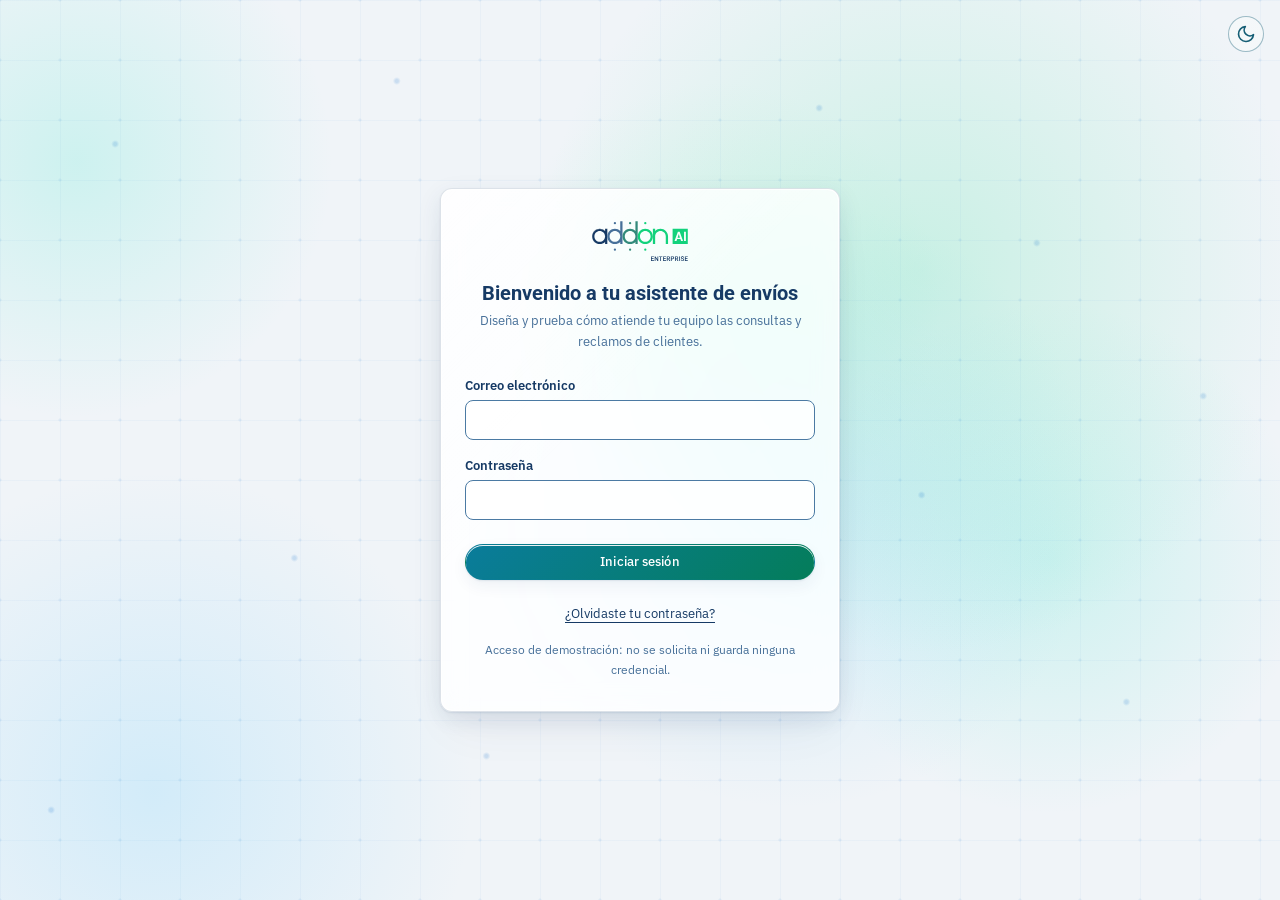
<file: index.html>
<!doctype html>
<html lang="es">
  <head>
    <meta charset="utf-8" />
    <meta name="viewport" content="width=device-width, initial-scale=1" />
    <meta name="theme-color" content="#ffffff" />
    <meta
      name="description"
      content="Prototipo de ejemplo: asistente de seguimiento de envíos y atención de reclamos con datos ilustrativos."
    />
    <title>Agentes DAL (ejemplo)</title>
    <link rel="icon" type="image/svg+xml" href="./assets/favicon.svg" />
    <script>
      /* Anti-FOUC: aplica tema (guardado o del sistema) y cristal antes del primer pintado. */
      (function () {
        var root = document.documentElement;
        var theme = window.matchMedia && window.matchMedia('(prefers-color-scheme: dark)').matches ? 'dark' : 'light';
        var glass = 'on';
        try {
          var saved = window.localStorage.getItem('dal-proto-theme');
          if (saved === 'dark' || saved === 'light') {
            theme = saved;
          }
          if (window.localStorage.getItem('dal-proto-glass') === 'off') {
            glass = 'off';
          }
        } catch (error) {
          /* localStorage no disponible: se usa la preferencia del sistema y cristal activado. */
        }
        root.setAttribute('data-theme', theme);
        // Acceso directo al pitch (#/pitch): sin pantalla de inicio de sesion, sin parpadeo.
        if (/^#\/pitch(\?|$)/.test(window.location.hash)) {
          root.setAttribute('data-open-pitch', '');
        }
        root.setAttribute('data-glass', glass);
        var meta = document.querySelector('meta[name="theme-color"]');
        if (meta) {
          meta.setAttribute('content', theme === 'dark' ? '#1e293b' : '#ffffff');
        }
      })();
    </script>
    <link rel="preconnect" href="https://fonts.googleapis.com" />
    <link rel="preconnect" href="https://fonts.gstatic.com" crossorigin />
    <link
      rel="stylesheet"
      href="https://fonts.googleapis.com/css2?family=IBM+Plex+Sans:wght@400;500;600&family=JetBrains+Mono:wght@400&family=Noto+Sans:wght@400;600&family=Roboto:wght@500;700&display=swap"
    />
    <link rel="stylesheet" href="./css/tokens.css" />
    <link rel="stylesheet" href="./css/base.css" />
    <link rel="stylesheet" href="./css/layout.css" />
    <link rel="stylesheet" href="./css/canvas.css" />
    <link rel="stylesheet" href="./css/builder.css" />
    <link rel="stylesheet" href="./css/palette.css" />
    <link rel="stylesheet" href="./css/panels.css" />
    <link rel="stylesheet" href="./css/collapse.css" />
    <link rel="stylesheet" href="./css/agents.css" />
    <link rel="stylesheet" href="./css/agents-bar.css" />
    <link rel="stylesheet" href="./css/avatar.css" />
    <link rel="stylesheet" href="./css/modal.css" />
    <link rel="stylesheet" href="./css/glass.css" />
    <link rel="stylesheet" href="./css/login.css" />
    <link rel="stylesheet" href="./css/backdrop.css" />
    <link rel="stylesheet" href="./css/pitch.css" />
  </head>
  <body>
    <div
      id="live"
      class="visually-hidden"
      role="status"
      aria-live="polite"
      aria-atomic="true"
    ></div>

    <section id="login" class="login" aria-labelledby="login-title">
      <div class="login__card">
        <img class="login__logo login__logo--light" src="./assets/logo-sidebar.svg" alt="Addon AI" />
        <img
          class="login__logo login__logo--dark"
          src="./assets/logo-sidebar-dark.svg"
          alt="Addon AI"
        />
        <h1 id="login-title" class="login__title" tabindex="-1">
          Bienvenido a tu asistente de envíos
        </h1>
        <p class="login__subtitle">
          Diseña y prueba cómo atiende tu equipo las consultas y reclamos de clientes.
        </p>
        <form id="login-form" class="login__form" autocomplete="off" novalidate>
          <div class="login__field">
            <label for="login-email">Correo electrónico</label>
            <input id="login-email" type="email" autocomplete="off" inputmode="email" data-lpignore="true" />
          </div>
          <div class="login__field">
            <label for="login-password">Contraseña</label>
            <input id="login-password" type="password" autocomplete="new-password" data-lpignore="true" />
          </div>
          <button type="submit" class="btn btn--primary login__submit">Iniciar sesión</button>
          <a class="login__link" href="#login-title" id="login-forgot">¿Olvidaste tu contraseña?</a>
        </form>
        <p class="login__note">
          Acceso de demostración: no se solicita ni guarda ninguna credencial.
        </p>
      </div>
      <button
        type="button"
        class="btn btn--icon theme-toggle login__theme"
        data-theme-toggle
        aria-label="Cambiar a modo oscuro"
        title="Cambiar a modo oscuro"
      >
        <svg class="icon icon--sun" viewBox="0 0 24 24" aria-hidden="true" focusable="false">
          <circle cx="12" cy="12" r="4" />
          <path
            d="M12 2v2M12 20v2M4.9 4.9l1.4 1.4M17.7 17.7l1.4 1.4M2 12h2M20 12h2M4.9 19.1l1.4-1.4M17.7 6.3l1.4-1.4"
          />
        </svg>
        <svg class="icon icon--moon" viewBox="0 0 24 24" aria-hidden="true" focusable="false">
          <path d="M21 12.8A9 9 0 1 1 11.2 3a7 7 0 0 0 9.8 9.8z" />
        </svg>
      </button>
    </section>

    <div id="app-shell" class="app-shell" inert>
    <a class="skip-link" href="#main">Saltar al contenido</a>

    <header class="topbar">
      <div class="brand">
        <img
          class="brand__logo brand__logo--light"
          src="./assets/logo-sidebar.svg"
          alt="DAL Platform"
        />
        <img
          class="brand__logo brand__logo--dark"
          src="./assets/logo-sidebar-dark.svg"
          alt="DAL Platform"
        />
        <img class="brand__icon" src="./assets/favicon.svg" alt="DAL Platform" />
      </div>

      <nav class="main-nav" aria-label="Secciones">
        <ul class="main-nav__list">
          <li>
            <button type="button" class="main-nav__btn" data-view="pitch">Pitch</button>
          </li>
          <li>
            <button type="button" class="main-nav__btn" data-view="agentes" aria-current="page">
              Agentes
            </button>
          </li>
          <li>
            <button type="button" class="main-nav__btn" data-view="constructor">Constructor</button>
          </li>
          <li>
            <button type="button" class="main-nav__btn" data-view="resultados">Resultados</button>
          </li>
        </ul>
      </nav>

      <button
        type="button"
        class="btn btn--icon theme-toggle topbar__theme"
        data-theme-toggle
        aria-label="Cambiar a modo oscuro"
        title="Cambiar a modo oscuro"
      >
        <svg class="icon icon--sun" viewBox="0 0 24 24" aria-hidden="true" focusable="false">
          <circle cx="12" cy="12" r="4" />
          <path
            d="M12 2v2M12 20v2M4.9 4.9l1.4 1.4M17.7 17.7l1.4 1.4M2 12h2M20 12h2M4.9 19.1l1.4-1.4M17.7 6.3l1.4-1.4"
          />
        </svg>
        <svg class="icon icon--moon" viewBox="0 0 24 24" aria-hidden="true" focusable="false">
          <path d="M21 12.8A9 9 0 1 1 11.2 3a7 7 0 0 0 9.8 9.8z" />
        </svg>
      </button>
      <button
        type="button"
        id="account-btn"
        class="account__btn"
        aria-haspopup="dialog"
        aria-expanded="false"
        aria-controls="account-panel"
      >
        <span class="avatar" aria-hidden="true">CR</span>
        <span class="account__name">Camila</span>
        <svg class="icon account__chevron" viewBox="0 0 24 24" aria-hidden="true" focusable="false">
          <path d="M6 9l6 6 6-6" />
        </svg>
        <span class="visually-hidden">Cuenta de Camila Rojas</span>
      </button>
    </header>

    <main id="main" class="app-main">
      <section id="view-pitch" class="view view--page view--pitch" aria-labelledby="pitch-title" hidden>
        <div class="pitch__deck" id="pitch-deck">
          <!-- 0 Portada -->
          <section class="pitch__scene" aria-label="Portada">
            <div class="pitch__inner pitch__cover">
              <div>
                <p class="pitch__kicker pitch__fade" style="--d:0">Pitch YSA 2026</p>
                <h1 id="pitch-title" class="pitch__logo pitch__fade" style="--d:120" tabindex="-1">
                  <img class="pitch__logo-img" src="./assets/logo-addon-full.svg" alt="Addon AI Enterprise" />
                </h1>
                <p class="pitch__lead pitch__fade" style="--d:300">es un socio tecnológico estratégico integral que diseña, construye, despliega y opera ecosistemas digitales completos con Inteligencia Artificial (IA) integrada directamente en el núcleo operativo y decisorio de las empresas.</p>
              </div>
              <div class="pitch__tower" aria-label="Estructura del pitch">
                <div class="pitch__brick" style="--i:0"><span class="pitch__tn">1</span>Cliente y problema</div>
                <div class="pitch__brick" style="--i:1"><span class="pitch__tn">2</span>Evidencia</div>
                <div class="pitch__brick" style="--i:2"><span class="pitch__tn">3</span>Solución</div>
                <div class="pitch__brick" style="--i:3"><span class="pitch__tn">4</span>Monetización</div>
                <div class="pitch__brick" style="--i:4"><span class="pitch__tn">5</span>Aporte de YSA</div>
              </div>
            </div>
          </section>

          <!-- 1 Cliente y problema -->
          <section class="pitch__scene" aria-label="Cliente y problema">
            <div class="pitch__inner pitch__split">
              <div>
                <p class="pitch__step pitch__fade" style="--d:0"><span class="pitch__step-n">1</span>Cliente y problema</p>
                <p class="pitch__kicker pitch__fade" style="--d:80">Puerto de Cartagena, 6:00 a. m.</p>
                <h2 class="pitch__h2 pitch__fade" style="--d:160">El problema no es la falta de datos.</h2>
                <p class="pitch__lead pitch__fade" style="--d:300">Es que la información llega tarde, desincronizada y pensada solo para operar, no para decidir.</p>
                <div class="pitch__client pitch__fade" style="--d:480">
                  <h3>Nuestros clientes</h3>
                  <p>Agencias de aduanas y empresas de transporte: los operadores del clúster logístico del Caribe colombiano.</p>
                </div>
              </div>
              <div class="pitch__waits">
                <div class="pitch__brick" style="--i:2">
                  <div class="pitch__wait">
                    <svg class="pitch__ico" viewBox="0 0 52 36" aria-hidden="true" focusable="false"><rect x="3" y="6" width="46" height="24" rx="2" /><path d="M11 10v16M17 10v16M23 10v16M29 10v16M35 10v16M41 10v16" /></svg>
                    <p>Un contenedor espera su liberación</p>
                    <svg class="pitch__clock" viewBox="0 0 18 18" aria-hidden="true" focusable="false"><circle cx="9" cy="9" r="7.5" /><path d="M9 5v4l2.6 1.6" /></svg>
                  </div>
                </div>
                <div class="pitch__brick" style="--i:3">
                  <div class="pitch__wait">
                    <svg class="pitch__ico" viewBox="0 0 52 36" aria-hidden="true" focusable="false"><rect x="3" y="8" width="29" height="18" rx="2" /><path d="M32 13h8l7 7v6H32z" /><circle cx="12" cy="28" r="3.5" /><circle cx="39" cy="28" r="3.5" /></svg>
                    <p>Un camión espera turno</p>
                    <svg class="pitch__clock" viewBox="0 0 18 18" aria-hidden="true" focusable="false"><circle cx="9" cy="9" r="7.5" /><path d="M9 5v4l2.6 1.6" /></svg>
                  </div>
                </div>
                <div class="pitch__brick" style="--i:4">
                  <div class="pitch__wait">
                    <svg class="pitch__ico" viewBox="0 0 52 36" aria-hidden="true" focusable="false"><path d="M16 3h15l8 8v22H16z" /><path d="M31 3v8h8M20 17h15M20 22h15M20 27h10" /></svg>
                    <p>La agencia de aduanas espera un documento que nadie ha enviado</p>
                    <svg class="pitch__clock" viewBox="0 0 18 18" aria-hidden="true" focusable="false"><circle cx="9" cy="9" r="7.5" /><path d="M9 5v4l2.6 1.6" /></svg>
                  </div>
                </div>
              </div>
            </div>
          </section>

          <!-- 2 Evidencia -->
          <section class="pitch__scene" aria-label="Evidencia del problema">
            <div class="pitch__inner">
              <div>
                <p class="pitch__step pitch__fade" style="--d:0"><span class="pitch__step-n">2</span>Evidencia</p>
                <h2 class="pitch__h2 pitch__fade" style="--d:120">Ese desfase tiene un costo medible.</h2>
              </div>
              <div class="pitch__wall">
                <div class="pitch__group">
                  <h3 class="pitch__fade" style="--d:200">Costo operativo</h3>
                  <div class="pitch__stackv">
                    <div class="pitch__brick pitch__brick--warm" style="--i:0"><span class="pitch__fig">15–25%</span><p>de sobrecosto por unidad movilizada al operar con datos desactualizados.</p></div>
                    <div class="pitch__brick pitch__brick--warm" style="--i:1"><span class="pitch__fig">$8<small>millones</small></span><p>de pesos al mes en digitación manual.</p></div>
                  </div>
                </div>
                <div class="pitch__group">
                  <h3 class="pitch__fade" style="--d:300">Riesgo sancionatorio</h3>
                  <div class="pitch__grid2">
                    <div class="pitch__brick pitch__brick--warm" style="--i:2"><span class="pitch__fig">2.716</span><p>investigaciones de la Superintendencia de Transporte entre enero y septiembre de 2025.</p></div>
                    <div class="pitch__brick pitch__brick--warm" style="--i:3"><span class="pitch__fig">$6.061<small>millones</small></span><p>de pesos en multas impuestas en ese mismo periodo.</p></div>
                    <div class="pitch__brick pitch__brick--warm" style="--i:4"><span class="pitch__fig">258</span><p>investigaciones a empresas de carga por incumplimientos del SICE-TAC.</p></div>
                    <div class="pitch__brick pitch__brick--warm" style="--i:5"><span class="pitch__fig">100–1.000<small>UVT</small></span><p>en sanciones de la DIAN por inconsistencias en manifiestos, con riesgo de inmovilizar la carga.</p></div>
                  </div>
                </div>
                <div class="pitch__group">
                  <h3 class="pitch__fade" style="--d:400">Frente al cliente final</h3>
                  <div class="pitch__stackv">
                    <div class="pitch__brick pitch__brick--warm" style="--i:6"><span class="pitch__fig pitch__fig--long"><small class="pitch__pre">USD</small>5.000–50.000</span><p>en penalidades por cada retraso imprevisto.</p></div>
                  </div>
                </div>
              </div>
              <p class="pitch__source pitch__fade" style="--d:1000">Cifras regulatorias: Superintendencia de Transporte (2024 y 2025) y DIAN.</p>
            </div>
          </section>

          <!-- 3 Solución -->
          <section class="pitch__scene" aria-label="Solución e innovación">
            <div class="pitch__inner">
              <p class="pitch__contrast pitch__fade" style="--d:0"><span class="pitch__ring">71%</span>Los informes de madurez digital y de madurez de IA (TXI AI Readiness Assessment, Tech-Azur) señalan que el 71% de las empresas del segmento Mid-Market no están listas para escalar soluciones de IA.</p>
              <div class="pitch__solution">
                <div>
                  <p class="pitch__step pitch__fade" style="--d:120"><span class="pitch__step-n">3</span>Solución</p>
                  <h2 class="pitch__h2 pitch__fade" style="--d:200">Por eso creamos DAL.</h2>
                  <p class="pitch__lead pitch__fade" style="--d:320">Nuestra Plataforma de Desarrollo de Agentes se conecta a los sistemas que el cliente ya tiene, sin reemplazarlos, y despliega agentes de IA que trabajan dentro de la operación.</p>
                  <div class="pitch__metric pitch__fade" style="--d:1300">
                    <span class="pitch__big">&lt; 15 min</span>
                    <p>La información deja de llegar con días de atraso y se actualiza en menos de 15 minutos.</p>
                  </div>
                  <p class="pitch__quote pitch__fade" style="--d:1500">No entregamos tableros que muestran lo que ya pasó: entregamos agentes que actúan mientras pasa.</p>
                  <p class="pitch__status pitch__fade" style="--d:1700"><span class="pitch__pulse" aria-hidden="true"></span>Hoy validamos DAL con Serpomar, en Cartagena, como paso previo a la salida al mercado.</p>
                </div>
                <div class="pitch__build">
                  <div>
                    <div class="pitch__row pitch__row--4">
                      <div class="pitch__brick" style="--i:0"><b>ERP</b></div>
                      <div class="pitch__brick" style="--i:1"><b>GPS</b></div>
                      <div class="pitch__brick" style="--i:2"><b>Básculas</b></div>
                      <div class="pitch__brick" style="--i:3"><b>Documentos</b></div>
                    </div>
                    <p class="pitch__row-cap pitch__fade" style="--d:600">Tus sistemas, sin reemplazarlos</p>
                  </div>
                  <div class="pitch__brick pitch__brick--solid pitch__core" style="--i:5"><span class="pitch__dal-s">DAL</span><span class="pitch__core-t">Plataforma de Desarrollo de Agentes</span></div>
                  <div class="pitch__row pitch__row--3">
                    <div class="pitch__brick" style="--i:7"><b>Agente de manifiestos</b><p>Valida cada manifiesto antes de que la carga se mueva.</p></div>
                    <div class="pitch__brick" style="--i:8"><b>Agente de anticipación</b><p>Anticipa retrasos con 4 a 12 horas de ventaja.</p></div>
                    <div class="pitch__brick" style="--i:9"><b>Agente de cumplimiento</b><p>Vigila el cumplimiento regulatorio.</p></div>
                  </div>
                </div>
              </div>
            </div>
          </section>

          <!-- 4 Monetización -->
          <section class="pitch__scene" aria-label="Monetización y escalabilidad">
            <div class="pitch__inner">
              <div>
                <p class="pitch__step pitch__fade" style="--d:0"><span class="pitch__step-n">4</span>Monetización y escalabilidad</p>
                <h2 class="pitch__h2 pitch__fade" style="--d:120">Monetizamos con un modelo híbrido de dos capas.</h2>
              </div>
              <div class="pitch__money">
                <div>
                  <p class="pitch__layer-h pitch__fade" style="--d:200">Capa 1</p>
                  <p class="pitch__layer-t pitch__fade" style="--d:200">Discovery y diseño</p>
                  <div class="pitch__brick" style="--i:0">
                    <b>Blueprint Engine</b>
                    <p>Levantamos y diseñamos el proceso agéntico de cada cliente, y lo cobramos por horas de ingeniería.</p>
                    <span class="pitch__fig pitch__fig--hi pitch__fig--long"><small class="pitch__pre">USD</small>3.000–15.000</span>
                  </div>
                </div>
                <div>
                  <p class="pitch__layer-h pitch__fade" style="--d:320">Capa 2</p>
                  <p class="pitch__layer-t pitch__fade" style="--d:320">Suscripción a la aplicación núcleo</p>
                  <p class="pitch__small pitch__fade" style="--d:380">Un SaaS que cobra por uso:</p>
                  <div class="pitch__grid2">
                    <div class="pitch__brick" style="--i:2"><b>Ejecuciones de agentes en producción</b></div>
                    <div class="pitch__brick" style="--i:3"><b>Bases de conocimiento RAG</b></div>
                    <div class="pitch__brick" style="--i:4"><b>Tokens de entrada y salida por modelo</b></div>
                    <div class="pitch__brick" style="--i:5"><b>Procesamiento de documentos</b></div>
                  </div>
                </div>
                <div>
                  <p class="pitch__layer-h pitch__fade" style="--d:440">Proyección</p>
                  <p class="pitch__layer-t pitch__fade" style="--d:440">Ingresos recurrentes</p>
                  <div class="pitch__brick pitch__brick--dash" style="--i:7">
                    <span class="pitch__fig pitch__fig--hi pitch__fig--long pitch__fig--first"><small class="pitch__pre">USD</small>5.000–50.000</span>
                    <p>al mes por cuenta industrial.</p>
                    <div class="pitch__sep"></div>
                    <span class="pitch__fig pitch__fig--hi">&gt; 70%</span>
                    <p>de margen operativo.</p>
                  </div>
                </div>
              </div>
              <div class="pitch__market pitch__fade" style="--d:900">
                <div class="pitch__minis" aria-hidden="true">
                  <div class="pitch__brick pitch__mini" style="--i:9"></div>
                  <div class="pitch__brick pitch__mini" style="--i:10"></div>
                  <div class="pitch__brick pitch__mini" style="--i:11"></div>
                  <div class="pitch__brick pitch__mini" style="--i:12"></div>
                  <div class="pitch__brick pitch__mini" style="--i:13"></div>
                  <div class="pitch__brick pitch__mini" style="--i:14"></div>
                  <div class="pitch__brick pitch__mini" style="--i:15"></div>
                  <div class="pitch__brick pitch__mini" style="--i:16"></div>
                </div>
                <p><b>Marketplace de microservicios reutilizables.</b> Cada agente que construimos se suma al marketplace y hace cada nueva implementación más rápida y más rentable.</p>
              </div>
            </div>
          </section>

          <!-- 5 Aporte YSA y cierre -->
          <section class="pitch__scene" aria-label="Aporte de YSA y cierre">
            <div class="pitch__inner pitch__ysa">
              <div>
                <p class="pitch__step pitch__fade" style="--d:0"><span class="pitch__step-n">5</span>Aporte de YSA</p>
                <h2 class="pitch__h2 pitch__fade" style="--d:120">El programa YSA fue determinante.</h2>
                <div class="pitch__shift">
                  <div>
                    <div class="pitch__pile" aria-hidden="true">
                      <div class="pitch__brick" style="--i:0"></div>
                      <div class="pitch__brick" style="--i:1"></div>
                      <div class="pitch__brick" style="--i:2"></div>
                      <div class="pitch__brick" style="--i:3"></div>
                    </div>
                    <p class="pitch__shift-cap pitch__fade" style="--d:500"><span>Antes</span>Consultora técnica tradicional</p>
                  </div>
                  <div class="pitch__arrow pitch__fade" style="--d:600" aria-hidden="true"></div>
                  <div>
                    <div class="pitch__stackd" aria-hidden="true">
                      <div class="pitch__brick pitch__brick--solid" style="--i:5"></div>
                      <div class="pitch__brick pitch__brick--solid" style="--i:6"></div>
                      <div class="pitch__brick pitch__brick--solid" style="--i:7"></div>
                      <div class="pitch__brick pitch__brick--solid" style="--i:8"></div>
                    </div>
                    <p class="pitch__shift-cap pitch__fade" style="--d:1100"><span>Hoy</span>Modelo SaaS escalable por uso de agentes</p>
                  </div>
                </div>
                <div class="pitch__wins">
                  <div class="pitch__brick pitch__win" style="--i:10">
                    <svg class="pitch__chk" viewBox="0 0 22 22" aria-hidden="true" focusable="false"><circle cx="11" cy="11" r="10" /><path d="M6.5 11.5l3 3 6-6.5" /></svg>
                    <p>Garantía de resultados con devolución del 20% de la inversión.</p>
                  </div>
                  <div class="pitch__brick pitch__win" style="--i:11">
                    <svg class="pitch__chk" viewBox="0 0 22 22" aria-hidden="true" focusable="false"><circle cx="11" cy="11" r="10" /><path d="M6.5 11.5l3 3 6-6.5" /></svg>
                    <p>Modelo financiero para el ecosistema portuario del Caribe.</p>
                  </div>
                </div>
              </div>
              <div>
                <p class="pitch__closing pitch__fade" style="--d:1500">Con la Cámara de Comercio de Santa Marta e ITC como aliados, DAL será el motor que transforme la logística de nuestra región.</p>
              </div>
            </div>
          </section>

          <!-- Guion del orador -->
          <aside class="pitch__notes" id="pitch-notes" hidden aria-label="Guion del bloque actual">
            <div class="pitch__notes-head"><b id="pitch-notes-title"></b><span id="pitch-notes-target"></span></div>
            <p class="pitch__notes-text" id="pitch-notes-text"></p>
            <p class="pitch__notes-keys">Flechas o barra espaciadora para avanzar. N muestra u oculta el guion, R reinicia el cronómetro y F activa la pantalla completa.</p>
          </aside>
        </div>

        <!-- Barra de control -->
        <footer class="pitch__bar">
          <span class="pitch__wordmark">Addon.ai</span>
          <nav class="pitch__dots" id="pitch-dots" aria-label="Bloques del pitch"></nav>
          <div class="pitch__tools">
            <span class="pitch__timer" id="pitch-timer" title="Cronómetro del pitch"><span id="pitch-timer-val">0:00</span><span class="pitch__timer-of"> / 3:00</span></span>
            <button class="btn" id="pitch-notes-btn" type="button" aria-pressed="false" aria-controls="pitch-notes">Guion</button>
            <button class="btn" id="pitch-prev" type="button">Anterior</button>
            <button class="btn btn--primary" id="pitch-next" type="button">Siguiente</button>
          </div>
        </footer>
      </section>

      <section id="view-agentes" class="view view--page view--agents" aria-labelledby="agentes-title">
        <h1 id="agentes-title" tabindex="-1">Agentes</h1>
        <div id="agents-root"></div>
      </section>

      <section
        id="view-constructor"
        class="view view--builder"
        hidden
        aria-labelledby="constructor-title"
        data-selection="false"
        data-palette="expanded"
      >
        <aside id="palette" class="palette" aria-label="Pasos disponibles" data-open="false">
          <button
            type="button"
            id="palette-toggle"
            class="btn btn--primary palette__toggle"
            aria-expanded="false"
            aria-controls="palette-panel"
          >
            <svg class="icon" viewBox="0 0 24 24" aria-hidden="true" focusable="false">
              <path d="M12 5v14M5 12h14" />
            </svg>
            Agregar un paso
          </button>
          <div id="palette-panel" class="palette__panel"></div>
        </aside>

        <div class="stage">
          <div class="stage__bar">
            <button type="button" id="back-agents" class="btn btn--ghost stage__back">
              <svg class="icon" viewBox="0 0 24 24" aria-hidden="true" focusable="false">
                <path d="M15 6l-6 6 6 6" />
              </svg>
              Agentes
            </button>
            <div class="stage__title">
              <div class="agent-head">
                <h1 id="constructor-title" class="agent-title" tabindex="-1">Asistente de seguimiento de envíos</h1>
                <button type="button" id="agent-edit" class="btn agent-head__edit" aria-haspopup="dialog">
                  <svg class="icon" viewBox="0 0 24 24" aria-hidden="true" focusable="false">
                    <path d="M4 20h4L19 9l-4-4L4 16z" />
                  </svg>
                  <span class="agent-head__edit-text">Editar</span>
                </button>
              </div>
              <p class="tag stage__scenario" id="scenario-tag">
                Empresa y proceso de ejemplo: a definir en sesión 2
              </p>
              <p class="stage__hint">
                Atención de consultas y reclamos de clientes. Arrastra pasos, conéctalos y ajusta
                el asistente.
              </p>
            </div>
            <div id="stage-actions" class="stage__actions"></div>
          </div>

          <div id="canvas-wrap" class="canvas-wrap"></div>

          <details id="recipe" class="recipe">
            <summary>
              <span>Receta técnica (para TI)</span>
              <svg class="icon recipe__chevron" viewBox="0 0 24 24" aria-hidden="true" focusable="false">
                <path d="M6 9l6 6 6-6" />
              </svg>
            </summary>
            <div id="recipe-body" class="recipe__body"></div>
          </details>
        </div>

        <aside id="inspector" class="inspector" aria-label="Ajustes del paso">
          <div class="inspector__bar">
            <span class="inspector__bar-title">Ajustes</span>
            <button
              type="button"
              id="inspector-toggle"
              class="btn btn--icon btn--ghost inspector__toggle"
              aria-expanded="true"
              aria-controls="inspector-panel"
              aria-label="Contraer los ajustes del paso"
              title="Contraer los ajustes del paso"
            >
              <svg class="icon" viewBox="0 0 24 24" aria-hidden="true" focusable="false">
                <path d="M9 6l6 6-6 6" />
              </svg>
            </button>
          </div>
          <div id="inspector-panel" class="inspector__panel"></div>
        </aside>
      </section>

      <section id="view-resultados" class="view view--page" aria-labelledby="resultados-title" hidden>
        <h1 id="resultados-title" class="agent-title" tabindex="-1">Resultados y costos</h1>
        <div id="stats"></div>
        <div id="costs"></div>
      </section>
    </main>

    <div id="account-backdrop" class="account__backdrop" hidden></div>
    <section id="account-panel" class="account__panel" role="dialog" aria-labelledby="account-title" tabindex="-1" hidden>
      <div class="account__head">
        <span class="avatar avatar--lg" aria-hidden="true">CR</span>
        <div>
          <h2 id="account-title" class="account__title">Camila Rojas</h2>
          <p class="account__muted">Gerente de Operaciones</p>
          <p class="account__muted">camila.rojas@transportes-andina.example</p>
        </div>
      </div>
      <h3 class="account__sub">Empresa</h3>
      <dl class="account__list">
        <dt>Nombre</dt><dd>Transportes Andina S.A.S. (ejemplo)</dd>
        <dt>Sector</dt><dd>Logística</dd>
        <dt>Plan</dt><dd>Plan Empresarial (ejemplo)</dd>
        <dt>Usuarios</dt><dd>18 de 25 asientos</dd>
        <dt>Ciudad</dt><dd>Medellín, Colombia</dd>
        <dt>Alta</dt><dd>12 de marzo de 2025</dd>
        <dt>Responsable</dt><dd>Andrés Salazar</dd>
      </dl>
      <h3 class="account__sub">Preferencias</h3>
      <div class="account__row"><span>Tema claro u oscuro</span>
      <button
        type="button"
        class="btn btn--icon theme-toggle"
        data-theme-toggle
        aria-label="Cambiar a modo oscuro"
        title="Cambiar a modo oscuro"
      >
        <svg class="icon icon--sun" viewBox="0 0 24 24" aria-hidden="true" focusable="false">
          <circle cx="12" cy="12" r="4" />
          <path
            d="M12 2v2M12 20v2M4.9 4.9l1.4 1.4M17.7 17.7l1.4 1.4M2 12h2M20 12h2M4.9 19.1l1.4-1.4M17.7 6.3l1.4-1.4"
          />
        </svg>
        <svg class="icon icon--moon" viewBox="0 0 24 24" aria-hidden="true" focusable="false">
          <path d="M21 12.8A9 9 0 1 1 11.2 3a7 7 0 0 0 9.8 9.8z" />
        </svg>
      </button>
      </div>
      <div class="account__row"><span>Efecto cristal</span>
      <button
        type="button"
        id="glass-toggle"
        class="btn btn--icon glass-toggle"
        aria-pressed="true"
        aria-label="Efecto cristal"
        title="Efecto cristal"
      >
        <svg class="icon icon--glass-on" viewBox="0 0 24 24" aria-hidden="true" focusable="false">
          <path d="M12 3c3 4 6 7 6 11a6 6 0 0 1-12 0c0-4 3-7 6-11z" />
          <path d="M9.5 14.5a2.5 2.5 0 0 0 2 2.4" />
        </svg>
        <svg class="icon icon--glass-off" viewBox="0 0 24 24" aria-hidden="true" focusable="false">
          <path d="M12 3c3 4 6 7 6 11a6 6 0 0 1-12 0c0-4 3-7 6-11z" />
          <path d="M4 4l16 16" />
        </svg>
      </button>
</div>
      <button type="button" id="logout" class="btn btn--ghost logout-btn account__logout" aria-label="Cerrar sesión">
        <svg class="icon" viewBox="0 0 24 24" aria-hidden="true" focusable="false">
          <path d="M9 4H5a1 1 0 0 0-1 1v14a1 1 0 0 0 1 1h4M16 8l4 4-4 4M20 12H9" />
        </svg>
        <span class="logout-btn__text">Cerrar sesión</span>
      </button>
    </section>
    </div>

    <script type="module" src="./js/main.js"></script>
  </body>
</html>
</file>
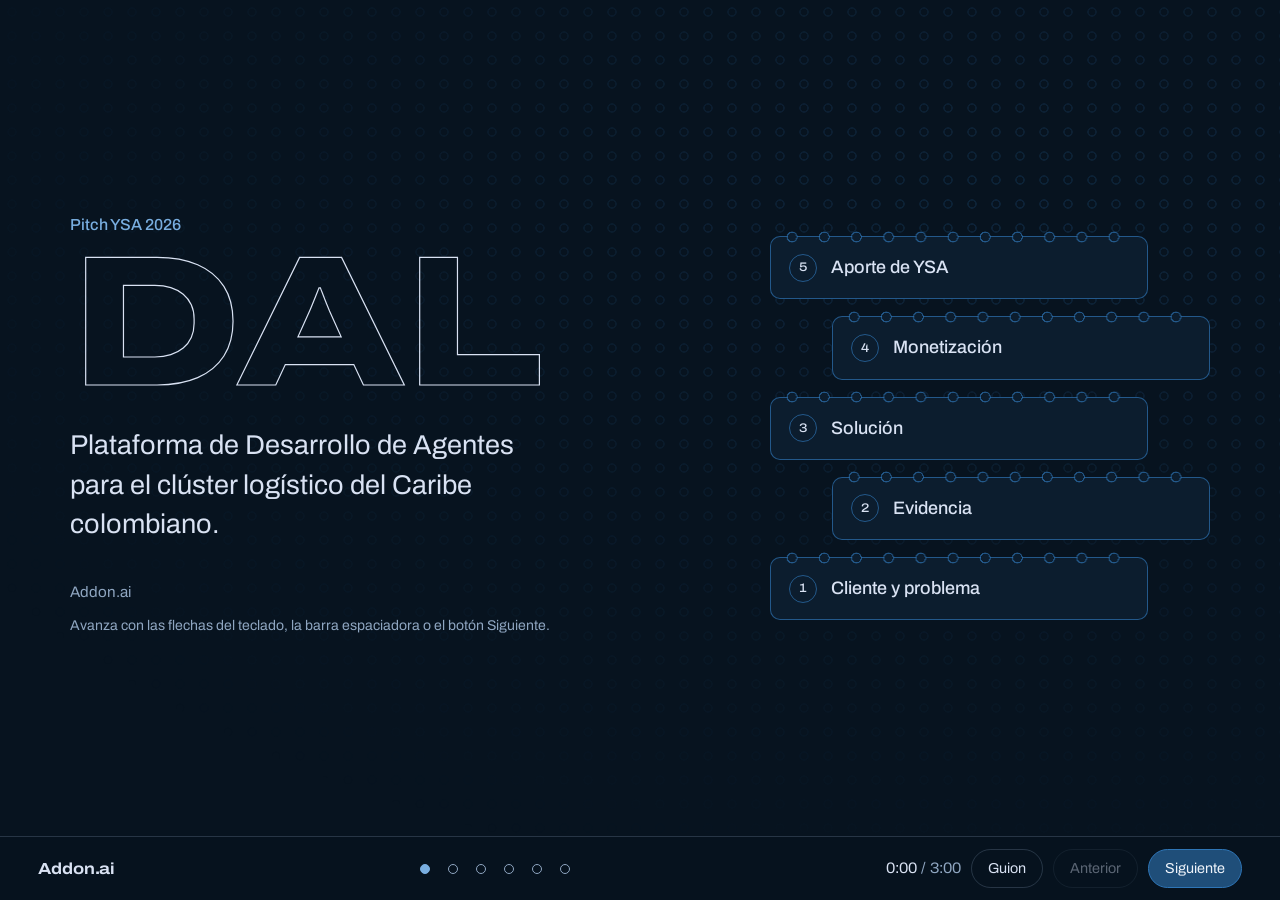
<file: DAL, pitch YSA 2026 (1original).html>
<!doctype html>
<html lang="es">
<head>
<meta charset="utf-8">
<meta name="viewport" content="width=device-width, initial-scale=1, viewport-fit=cover">
<title>DAL, pitch YSA 2026 | Addon.ai</title>
<link rel="preconnect" href="https://fonts.googleapis.com">
<link rel="preconnect" href="https://fonts.gstatic.com" crossorigin>
<link rel="stylesheet" href="https://fonts.googleapis.com/css2?family=Archivo:wdth,wght@62..125,100..900&display=swap">
<style>
:root{
  color-scheme:dark;
  /* Paleta Addon AI adaptada a modo oscuro. Cambia aquí los valores exactos de la marca. */
  --ink:#07131F;
  --deck:#0C1D2E;
  --addon:#2E75B6;
  --addon-deep:#1F4E79;
  --addon-lit:#79AEE0;
  --ice:#D9E2F3;
  --text:#EEF3FA;
  --mist:#8FA6C1;
  --line:rgba(143,166,193,.24);
  --brick-line:rgba(46,117,182,.68);
  --container:#E8833A;
  --container-line:rgba(232,131,58,.58);
  --bar-h:64px;
  --font:"Archivo","Helvetica Neue",Arial,sans-serif;
  box-sizing:border-box;
  padding-top:env(safe-area-inset-top,0px);
  padding-bottom:env(safe-area-inset-bottom,0px);
}
@media (prefers-color-scheme: dark){:root:not([data-theme="light"]){--ink:#07131F;--deck:#0C1D2E}}
:root[data-theme="dark"]{--ink:#07131F;--deck:#0C1D2E}

*,*::before,*::after{box-sizing:border-box}
html{height:100%;background:var(--ink);scroll-padding-top:env(safe-area-inset-top,0px)}
body{
  margin:0;height:100%;display:grid;grid-template-rows:minmax(0,1fr) auto;
  background:var(--ink);color:var(--text);font-family:var(--font);
  font-size:clamp(1rem,.9rem + .35vw,1.125rem);line-height:1.5;
  overflow:hidden;-webkit-font-smoothing:antialiased;text-rendering:optimizeLegibility;
}
/* Placa base: retícula de "studs" en trazo fino */
body::before{
  content:"";position:fixed;inset:0;pointer-events:none;z-index:0;
  background-image:radial-gradient(circle at 12px 12px,transparent 0 3.5px,rgba(46,117,182,.17) 3.5px 4.5px,transparent 5px);
  background-size:24px 24px;
  -webkit-mask-image:radial-gradient(120% 95% at 80% 25%,#000 0%,rgba(0,0,0,.35) 45%,transparent 80%);
          mask-image:radial-gradient(120% 95% at 80% 25%,#000 0%,rgba(0,0,0,.35) 45%,transparent 80%);
}
h1,h2,h3,p{margin:0}
button{font:inherit}

/* ---------- Escenas ---------- */
.deck{position:relative;z-index:1;min-height:0}
.scene{
  position:absolute;inset:0;overflow-y:auto;overflow-x:hidden;
  padding:clamp(28px,5.5vh,64px) clamp(20px,5.5vw,96px) clamp(24px,4vh,44px);
  opacity:0;visibility:hidden;transition:opacity .45s ease,visibility 0s linear .45s;
}
.scene.is-active{opacity:1;visibility:visible;transition:opacity .45s ease}
.inner{max-width:1400px;min-height:100%;margin:0 auto;display:grid;gap:clamp(20px,3.2vw,52px);align-content:center}

/* ---------- Tipografía ---------- */
.step{display:flex;align-items:center;gap:12px;color:var(--mist);font-size:.95rem;margin-bottom:clamp(12px,2vh,20px)}
.step-n{flex:none;width:32px;height:32px;border-radius:50%;border:1px solid var(--brick-line);display:grid;place-items:center;color:var(--ice);font-size:.82rem;font-weight:600;font-stretch:115%;font-variant-numeric:tabular-nums}
.kicker{color:var(--addon-lit);font-size:1rem;font-weight:500;margin-bottom:10px}
.h2{font-size:clamp(1.9rem,1.1rem + 2.5vw,3.25rem);font-weight:620;font-stretch:108%;line-height:1.06;letter-spacing:-.012em;max-width:30ch;text-wrap:balance}
.lead{font-size:clamp(1.08rem,.9rem + .65vw,1.38rem);color:var(--ice);line-height:1.45;max-width:42ch;margin-top:clamp(12px,2vh,20px)}
.small{font-size:.92rem;color:var(--mist);line-height:1.5}
.fig{display:block;font-weight:700;font-stretch:125%;font-size:clamp(1.55rem,1rem + 1.5vw,2.45rem);line-height:1.02;letter-spacing:-.01em;color:var(--container);font-variant-numeric:lining-nums tabular-nums}
.fig--long{font-size:clamp(1.3rem,.85rem + 1.05vw,1.9rem)}
.fig--blue{color:var(--addon-lit)}
.fig small{font-size:.48em;font-weight:600;letter-spacing:0;margin-left:.3em;font-stretch:100%}
.fig small.pre{margin:0 .35em 0 0}

/* ---------- Ladrillos ---------- */
.brick{
  --fill:var(--deck);--bl:var(--brick-line);
  position:relative;background:var(--fill);border:1px solid var(--bl);border-radius:10px;
  padding:clamp(14px,1.3vw,20px) clamp(14px,1.4vw,22px);margin-top:7px;
}
.brick::before{
  content:"";position:absolute;left:12px;right:12px;top:-6.5px;height:12px;pointer-events:none;
  background-image:radial-gradient(circle at 9px 6px,var(--fill) 0 4.2px,var(--bl) 4.2px 5.2px,transparent 5.7px);
  background-size:30px 12px;background-repeat:space no-repeat;
}
.brick--solid{--fill:var(--addon-deep);--bl:var(--addon)}
.brick--warm{--bl:var(--container-line)}
.brick--dash{border-style:dashed}
.brick b{display:block;font-weight:600;color:var(--text);font-size:1.02rem;line-height:1.3}
.brick p{color:var(--mist);font-size:.92rem;line-height:1.45;margin-top:6px}

/* ---------- Animación de ensamblaje ---------- */
.brick,.fade{opacity:0}
.is-built .brick{
  animation:snap .62s cubic-bezier(.2,.85,.25,1) both,click .7s ease-out both;
  animation-delay:calc(var(--i,0) * 90ms + 160ms),calc(var(--i,0) * 90ms + 490ms);
}
.is-built .fade{animation:fade .7s ease both;animation-delay:calc(var(--d,0) * 1ms + 40ms)}
@keyframes snap{
  0%{opacity:0;transform:translate(var(--dx,0px),-64px) rotate(calc(var(--r,0deg) * 4))}
  55%{opacity:1;transform:translate(0,3px) rotate(var(--r,0deg)) scale(1.012,.97)}
  78%{transform:translate(0,-1.5px) rotate(var(--r,0deg)) scale(1,1)}
  100%{opacity:1;transform:translate(0,0) rotate(var(--r,0deg))}
}
@keyframes click{
  0%{box-shadow:0 0 0 0 rgba(121,174,224,0)}
  35%{box-shadow:0 0 0 4px rgba(121,174,224,.16)}
  100%{box-shadow:0 0 0 12px rgba(121,174,224,0)}
}
@keyframes fade{from{opacity:0}to{opacity:1}}

/* ---------- Portada ---------- */
.cover{grid-template-columns:minmax(0,1.2fr) minmax(0,.8fr);align-items:center}
.dal{font-size:clamp(5.5rem,2rem + 12vw,13rem);font-weight:800;font-stretch:125%;line-height:.82;letter-spacing:-.015em;color:var(--text)}
@supports (-webkit-text-stroke:1px black){
  .dal,.thanks{color:transparent;-webkit-text-stroke:1.2px var(--ice)}
}
.cover .lead{max-width:30ch;font-size:clamp(1.2rem,.9rem + 1vw,1.7rem);margin-top:clamp(18px,3vh,30px)}
.cover-meta{margin-top:clamp(20px,4vh,40px);color:var(--mist);font-size:.95rem}
.tower{display:flex;flex-direction:column-reverse;gap:10px;width:100%;max-width:440px;justify-self:end}
.tower .brick{display:flex;align-items:center;gap:14px;color:var(--ice);font-weight:500}
.tower .brick:nth-child(odd){margin-right:14%}
.tower .brick:nth-child(even){margin-left:14%}
.tn{flex:none;width:28px;height:28px;border-radius:50%;border:1px solid var(--bl);display:grid;place-items:center;font-size:.78rem;color:var(--ice);font-stretch:115%}
.hint{color:var(--mist);font-size:.88rem;margin-top:12px}

/* ---------- 1 Cliente y problema ---------- */
.split{grid-template-columns:minmax(0,1fr) minmax(0,1fr);align-items:center}
.waits{display:grid;gap:24px;padding-top:8px}
.waits .brick:nth-child(1){--r:-2.4deg;margin-right:14%}
.waits .brick:nth-child(2){--r:1.9deg;--dx:24px;margin-left:16%}
.waits .brick:nth-child(3){--r:-1.1deg;--dx:-18px;margin-left:5%;margin-right:4%}
.wait{display:flex;align-items:center;gap:16px}
.wait p{color:var(--ice);font-size:1rem;font-weight:500;margin:0;line-height:1.35}
.ico{flex:none;width:52px;height:36px;color:var(--ice);fill:none;stroke:currentColor;stroke-width:1.25;stroke-linecap:round;stroke-linejoin:round}
.clock{flex:none;width:18px;height:18px;margin-left:auto;color:var(--container);fill:none;stroke:currentColor;stroke-width:1.25;stroke-linecap:round}
.client{margin-top:clamp(20px,3.5vh,34px);padding-top:18px;border-top:1px solid var(--line);max-width:44ch}
.client h3{font-size:.95rem;font-weight:600;color:var(--addon-lit);margin-bottom:6px}
.client p{color:var(--ice)}

/* ---------- 2 Evidencia ---------- */
.wall{display:grid;grid-template-columns:minmax(0,1fr) minmax(0,1.75fr) minmax(0,1fr);gap:clamp(16px,2vw,32px);align-items:start}
.group h3{font-size:.98rem;font-weight:600;color:var(--mist);margin-bottom:6px}
.stackv{display:grid;gap:14px}
.grid2{display:grid;grid-template-columns:repeat(2,minmax(0,1fr));gap:14px}
.source{font-size:.8rem;color:var(--mist)}

/* ---------- 3 Solución ---------- */
.contrast{display:flex;align-items:center;gap:16px;color:var(--mist);font-size:clamp(1rem,.85rem + .5vw,1.18rem);max-width:72ch;padding-bottom:clamp(14px,2.5vh,22px);border-bottom:1px solid var(--line)}
.ring{flex:none;width:62px;height:62px;border-radius:50%;border:1px solid var(--container-line);display:grid;place-items:center;color:var(--container);font-weight:700;font-stretch:120%;font-size:1.02rem}
.solution{grid-template-columns:minmax(0,.9fr) minmax(0,1.1fr);align-items:center}
.metric{display:flex;align-items:baseline;flex-wrap:wrap;gap:6px 18px;margin-top:clamp(16px,3vh,26px)}
.big{font-size:clamp(2.4rem,1.4rem + 3vw,4.1rem);font-weight:700;font-stretch:125%;line-height:1;color:var(--addon-lit);letter-spacing:-.015em;white-space:nowrap}
.metric p{max-width:30ch;color:var(--ice);font-size:.98rem}
.quote{margin-top:clamp(16px,3vh,26px);padding-left:18px;border-left:1px solid var(--addon);font-size:clamp(1.05rem,.9rem + .5vw,1.28rem);color:var(--text);max-width:38ch;line-height:1.4;font-weight:500}
.status{display:inline-flex;align-items:center;gap:12px;margin-top:clamp(16px,3vh,24px);padding:10px 16px 10px 14px;border:1px solid var(--line);border-radius:999px;color:var(--ice);font-size:.92rem;max-width:100%}
.pulse{position:relative;width:9px;height:9px;border-radius:50%;background:var(--addon-lit);flex:none}
.pulse::after{content:"";position:absolute;inset:-5px;border-radius:50%;border:1px solid var(--addon-lit);animation:pulse 2.4s ease-out infinite}
@keyframes pulse{0%{transform:scale(.6);opacity:.9}100%{transform:scale(1.8);opacity:0}}
.build{display:flex;flex-direction:column-reverse;gap:18px}
.row{display:grid;gap:12px}
.row4{grid-template-columns:repeat(4,minmax(0,1fr))}
.row3{grid-template-columns:repeat(3,minmax(0,1fr))}
.row4 .brick{text-align:center;padding-block:12px}
.row-cap{font-size:.85rem;color:var(--mist);margin-top:10px}
.core{display:flex;align-items:center;justify-content:space-between;gap:16px;padding-block:clamp(16px,2vw,24px)}
.dal-s{font-size:clamp(1.8rem,1.2rem + 1.6vw,2.6rem);font-weight:800;font-stretch:125%;line-height:1;color:var(--text)}
.core-t{color:var(--ice);font-size:.95rem;text-align:right;max-width:20ch}

/* ---------- 4 Monetización ---------- */
.money{grid-template-columns:minmax(0,.95fr) minmax(0,1.35fr) minmax(0,.9fr);align-items:start}
.layer-h{font-size:.9rem;color:var(--mist)}
.layer-t{font-size:clamp(1.12rem,.95rem + .55vw,1.4rem);font-weight:600;font-stretch:108%;line-height:1.2;margin:2px 0 12px}
.money .small{margin-bottom:8px}
.money .fig{margin-top:14px}
.sep{height:1px;background:var(--line);margin:16px 0 2px}
.market{display:grid;grid-template-columns:auto minmax(0,1fr);gap:clamp(16px,2.5vw,36px);align-items:center;padding-top:clamp(16px,2.5vh,24px);border-top:1px solid var(--line)}
.minis{display:flex;flex-wrap:wrap;gap:10px 8px;max-width:300px}
.mini{width:52px;height:20px;padding:0;margin-top:6px;border-radius:6px}
.mini::before{left:5px;right:5px;background-size:20px 12px}
.market p{color:var(--ice);max-width:60ch}
.market b{color:var(--text);font-weight:600}

/* ---------- 5 YSA ---------- */
.ysa{grid-template-columns:minmax(0,1.1fr) minmax(0,.9fr);align-items:center}
.shift{display:grid;grid-template-columns:minmax(0,1fr) 64px minmax(0,1fr);gap:14px;margin-top:clamp(18px,3vh,30px);max-width:620px}
.pile,.stackd{position:relative;height:140px}
.pile .brick{position:absolute;width:74px;height:26px;padding:0;border-radius:6px;margin:0}
.pile .brick::before,.stackd .brick::before{left:7px;right:7px}
.pile .brick:nth-child(1){left:2%;top:100px;--r:-12deg}
.pile .brick:nth-child(2){left:44%;top:104px;--r:9deg}
.pile .brick:nth-child(3){left:18%;top:52px;--r:24deg}
.pile .brick:nth-child(4){left:60%;top:60px;--r:-19deg}
.stackd{display:flex;flex-direction:column-reverse;gap:4px}
.stackd .brick{height:26px;padding:0;border-radius:6px}
.stackd .brick:nth-child(odd){margin-right:22%}
.stackd .brick:nth-child(even){margin-left:22%}
.arrow{align-self:center;height:1px;background:var(--mist);position:relative;margin-top:-40px}
.arrow::after{content:"";position:absolute;right:0;top:-4px;width:8px;height:8px;border-top:1px solid var(--mist);border-right:1px solid var(--mist);transform:rotate(45deg)}
.shift-cap{margin-top:14px;font-size:.95rem;color:var(--ice);font-weight:500;line-height:1.35}
.shift-cap span{display:block;font-size:.85rem;color:var(--mist);font-weight:400;margin-bottom:2px}
.wins{display:grid;grid-template-columns:repeat(2,minmax(0,1fr));gap:14px;margin-top:clamp(20px,3.5vh,32px);max-width:620px}
.win{display:flex;gap:12px;align-items:flex-start}
.win p{color:var(--ice);margin:0;font-size:.95rem}
.chk{flex:none;width:22px;height:22px;color:var(--addon-lit);fill:none;stroke:currentColor;stroke-width:1.25;stroke-linecap:round;stroke-linejoin:round}
.closing{font-size:clamp(1.3rem,1rem + 1.25vw,2.05rem);line-height:1.3;font-weight:500;color:var(--text);max-width:26ch;text-wrap:balance}
.thanks{margin-top:clamp(20px,4vh,40px);font-size:clamp(2.6rem,1.2rem + 4.2vw,5rem);font-weight:800;font-stretch:125%;line-height:.95;color:var(--text)}

/* ---------- Barra de control ---------- */
.bar{position:relative;z-index:3;display:flex;align-items:center;gap:16px;height:var(--bar-h);padding:0 clamp(16px,3vw,40px);border-top:1px solid var(--line);background:rgba(7,19,31,.88);-webkit-backdrop-filter:blur(8px);backdrop-filter:blur(8px)}
.wordmark{font-weight:700;font-stretch:115%;letter-spacing:-.01em;font-size:1rem;color:var(--ice)}
.dots{display:flex;gap:2px;margin:0 auto}
.dot{width:26px;height:26px;display:grid;place-items:center;background:none;border:0;padding:0;cursor:pointer;border-radius:50%}
.dot::before{content:"";width:10px;height:10px;border-radius:50%;border:1px solid var(--mist);transition:background-color .25s,border-color .25s}
.dot:hover::before{border-color:var(--ice)}
.dot[aria-current="step"]::before{background:var(--addon-lit);border-color:var(--addon-lit)}
.tools{display:flex;align-items:center;gap:10px}
.timer{font-variant-numeric:tabular-nums;font-stretch:108%;font-size:.95rem;color:var(--ice);min-width:86px;text-align:right;transition:color .3s}
.timer .of{color:var(--mist)}
.timer.late{color:var(--container)}
.btn{color:var(--ice);background:transparent;border:1px solid var(--line);border-radius:999px;padding:8px 16px;font-size:.9rem;cursor:pointer;transition:border-color .2s,background-color .2s}
.btn:hover{border-color:var(--addon-lit)}
.btn[aria-pressed="true"]{border-color:var(--addon-lit);color:var(--text);background:rgba(46,117,182,.14)}
.btn:disabled{opacity:.4;cursor:default}
.btn--primary{border-color:var(--addon);background:var(--addon-deep);color:var(--text)}
.btn--primary:hover{background:#245a8b}
:focus-visible{outline:1.5px solid var(--addon-lit);outline-offset:3px}

/* ---------- Guion (notas del presentador) ---------- */
.notes{position:fixed;z-index:4;right:clamp(12px,3vw,40px);bottom:calc(var(--bar-h) + 14px + env(safe-area-inset-bottom,0px));width:min(560px,calc(100vw - 24px));max-height:min(52vh,460px);overflow:auto;background:var(--deck);border:1px solid var(--brick-line);border-radius:16px;padding:18px 20px}
.notes[hidden]{display:none}
.notes-head{display:flex;justify-content:space-between;gap:12px;align-items:baseline;margin-bottom:10px}
.notes-head b{font-weight:600}
.notes-head span{color:var(--mist);font-size:.85rem;font-variant-numeric:tabular-nums;white-space:nowrap}
.notes-text{color:var(--ice);line-height:1.55;font-size:.98rem}
.notes-keys{margin-top:12px;padding-top:10px;border-top:1px solid var(--line);color:var(--mist);font-size:.8rem}

/* ---------- Responsive ---------- */
@media (max-width:980px){
  .cover,.split,.solution,.money,.ysa,.wall{grid-template-columns:minmax(0,1fr)}
  .inner{align-content:start}
  .tower{justify-self:start}
}
@media (max-width:620px){
  .grid2,.row3,.wins{grid-template-columns:minmax(0,1fr)}
  .row4{grid-template-columns:repeat(2,minmax(0,1fr))}
  .market{grid-template-columns:minmax(0,1fr)}
  .wordmark,.dots,.timer .of{display:none}
  .timer{min-width:0}
  .btn{padding:8px 12px}
  .core{flex-direction:column;align-items:flex-start}
  .core-t{text-align:left}
}
@supports (-webkit-text-stroke:1px black){.thanks{color:transparent;-webkit-text-stroke:1.2px var(--ice)}}
@media (prefers-reduced-motion:reduce){
  .scene,.scene.is-active{transition:none}
  .is-built .brick{animation:none;opacity:1;transform:rotate(var(--r,0deg))}
  .is-built .fade{animation:none;opacity:1}
  .pulse::after{animation:none;opacity:0}
}
</style>
</head>
<body>

<main class="deck" id="deck">

  <!-- 0 Portada -->
  <section class="scene" aria-label="Portada">
    <div class="inner cover">
      <div>
        <p class="kicker fade" style="--d:0">Pitch YSA 2026</p>
        <h1 class="dal fade" style="--d:120">DAL</h1>
        <p class="lead fade" style="--d:300">Plataforma de Desarrollo de Agentes para el clúster logístico del Caribe colombiano.</p>
        <p class="cover-meta fade" style="--d:520">Addon.ai</p>
        <p class="hint fade" style="--d:1100">Avanza con las flechas del teclado, la barra espaciadora o el botón Siguiente.</p>
      </div>
      <div class="tower" aria-label="Estructura del pitch">
        <div class="brick" style="--i:0"><span class="tn">1</span>Cliente y problema</div>
        <div class="brick" style="--i:1"><span class="tn">2</span>Evidencia</div>
        <div class="brick" style="--i:2"><span class="tn">3</span>Solución</div>
        <div class="brick" style="--i:3"><span class="tn">4</span>Monetización</div>
        <div class="brick" style="--i:4"><span class="tn">5</span>Aporte de YSA</div>
      </div>
    </div>
  </section>

  <!-- 1 Cliente y problema -->
  <section class="scene" aria-label="Cliente y problema">
    <div class="inner split">
      <div>
        <p class="step fade" style="--d:0"><span class="step-n">1</span>Cliente y problema</p>
        <p class="kicker fade" style="--d:80">Puerto de Cartagena, 6:00 a. m.</p>
        <h2 class="h2 fade" style="--d:160">El problema no es la falta de datos.</h2>
        <p class="lead fade" style="--d:300">Es que la información llega tarde, desincronizada y pensada solo para operar, no para decidir.</p>
        <div class="client fade" style="--d:480">
          <h3>Nuestros clientes</h3>
          <p>Agencias de aduanas y empresas de transporte: los operadores del clúster logístico del Caribe colombiano.</p>
        </div>
      </div>
      <div class="waits">
        <div class="brick" style="--i:2">
          <div class="wait">
            <svg class="ico" viewBox="0 0 52 36" aria-hidden="true"><rect x="3" y="6" width="46" height="24" rx="2"/><path d="M11 10v16M17 10v16M23 10v16M29 10v16M35 10v16M41 10v16"/></svg>
            <p>Un contenedor espera su liberación</p>
            <svg class="clock" viewBox="0 0 18 18" aria-hidden="true"><circle cx="9" cy="9" r="7.5"/><path d="M9 5v4l2.6 1.6"/></svg>
          </div>
        </div>
        <div class="brick" style="--i:3">
          <div class="wait">
            <svg class="ico" viewBox="0 0 52 36" aria-hidden="true"><rect x="3" y="8" width="29" height="18" rx="2"/><path d="M32 13h8l7 7v6H32z"/><circle cx="12" cy="28" r="3.5"/><circle cx="39" cy="28" r="3.5"/></svg>
            <p>Un camión espera turno</p>
            <svg class="clock" viewBox="0 0 18 18" aria-hidden="true"><circle cx="9" cy="9" r="7.5"/><path d="M9 5v4l2.6 1.6"/></svg>
          </div>
        </div>
        <div class="brick" style="--i:4">
          <div class="wait">
            <svg class="ico" viewBox="0 0 52 36" aria-hidden="true"><path d="M16 3h15l8 8v22H16z"/><path d="M31 3v8h8M20 17h15M20 22h15M20 27h10"/></svg>
            <p>La agencia de aduanas espera un documento que nadie ha enviado</p>
            <svg class="clock" viewBox="0 0 18 18" aria-hidden="true"><circle cx="9" cy="9" r="7.5"/><path d="M9 5v4l2.6 1.6"/></svg>
          </div>
        </div>
      </div>
    </div>
  </section>

  <!-- 2 Evidencia -->
  <section class="scene" aria-label="Evidencia del problema">
    <div class="inner">
      <div>
        <p class="step fade" style="--d:0"><span class="step-n">2</span>Evidencia</p>
        <h2 class="h2 fade" style="--d:120">Ese desfase tiene un costo medible.</h2>
      </div>
      <div class="wall">
        <div class="group">
          <h3 class="fade" style="--d:200">Costo operativo</h3>
          <div class="stackv">
            <div class="brick brick--warm" style="--i:0"><span class="fig">15–25%</span><p>de sobrecosto por unidad movilizada al operar con datos desactualizados.</p></div>
            <div class="brick brick--warm" style="--i:1"><span class="fig">$8<small>millones</small></span><p>de pesos al mes en digitación manual.</p></div>
          </div>
        </div>
        <div class="group">
          <h3 class="fade" style="--d:300">Riesgo sancionatorio</h3>
          <div class="grid2">
            <div class="brick brick--warm" style="--i:2"><span class="fig">2.716</span><p>investigaciones de la Superintendencia de Transporte entre enero y septiembre de 2025.</p></div>
            <div class="brick brick--warm" style="--i:3"><span class="fig">$6.061<small>millones</small></span><p>de pesos en multas impuestas en ese mismo periodo.</p></div>
            <div class="brick brick--warm" style="--i:4"><span class="fig">258</span><p>investigaciones a empresas de carga por incumplimientos del SICE-TAC.</p></div>
            <div class="brick brick--warm" style="--i:5"><span class="fig">100–1.000<small>UVT</small></span><p>en sanciones de la DIAN por inconsistencias en manifiestos, con riesgo de inmovilizar la carga.</p></div>
          </div>
        </div>
        <div class="group">
          <h3 class="fade" style="--d:400">Frente al cliente final</h3>
          <div class="stackv">
            <div class="brick brick--warm" style="--i:6"><span class="fig fig--long"><small class="pre">USD</small>5.000–50.000</span><p>en penalidades por cada retraso imprevisto.</p></div>
          </div>
        </div>
      </div>
      <p class="source fade" style="--d:1000">Cifras regulatorias: Superintendencia de Transporte (2024 y 2025) y DIAN.</p>
    </div>
  </section>

  <!-- 3 Solución -->
  <section class="scene" aria-label="Solución e innovación">
    <div class="inner">
      <p class="contrast fade" style="--d:0"><span class="ring">71%</span>La tecnología tradicional no ha resuelto esto: el 71% de los proyectos de IA del sector fracasa por falta de ejecución confiable.</p>
      <div class="solution" style="display:grid;gap:clamp(24px,4vw,64px)">
        <div>
          <p class="step fade" style="--d:120"><span class="step-n">3</span>Solución</p>
          <h2 class="h2 fade" style="--d:200">Por eso creamos DAL.</h2>
          <p class="lead fade" style="--d:320">Nuestra Plataforma de Desarrollo de Agentes se conecta a los sistemas que el cliente ya tiene, sin reemplazarlos, y despliega agentes de IA que trabajan dentro de la operación.</p>
          <div class="metric fade" style="--d:1300">
            <span class="big">&lt; 15 min</span>
            <p>La información deja de llegar con días de atraso y se actualiza en menos de 15 minutos.</p>
          </div>
          <p class="quote fade" style="--d:1500">No entregamos tableros que muestran lo que ya pasó: entregamos agentes que actúan mientras pasa.</p>
          <p class="status fade" style="--d:1700"><span class="pulse" aria-hidden="true"></span>Hoy validamos DAL con Serpomar, en Cartagena, como paso previo a la salida al mercado.</p>
        </div>
        <div class="build">
          <div>
            <div class="row row4">
              <div class="brick" style="--i:0"><b>ERP</b></div>
              <div class="brick" style="--i:1"><b>GPS</b></div>
              <div class="brick" style="--i:2"><b>Básculas</b></div>
              <div class="brick" style="--i:3"><b>Documentos</b></div>
            </div>
            <p class="row-cap fade" style="--d:600">Tus sistemas, sin reemplazarlos</p>
          </div>
          <div class="brick brick--solid core" style="--i:5"><span class="dal-s">DAL</span><span class="core-t">Plataforma de Desarrollo de Agentes</span></div>
          <div class="row row3">
            <div class="brick" style="--i:7"><b>Agente de manifiestos</b><p>Valida cada manifiesto antes de que la carga se mueva.</p></div>
            <div class="brick" style="--i:8"><b>Agente de anticipación</b><p>Anticipa retrasos con 4 a 12 horas de ventaja.</p></div>
            <div class="brick" style="--i:9"><b>Agente de cumplimiento</b><p>Vigila el cumplimiento regulatorio.</p></div>
          </div>
        </div>
      </div>
    </div>
  </section>

  <!-- 4 Monetización -->
  <section class="scene" aria-label="Monetización y escalabilidad">
    <div class="inner">
      <div>
        <p class="step fade" style="--d:0"><span class="step-n">4</span>Monetización y escalabilidad</p>
        <h2 class="h2 fade" style="--d:120">Monetizamos con un modelo híbrido de dos capas.</h2>
      </div>
      <div class="money" style="display:grid;gap:clamp(18px,2.4vw,36px)">
        <div>
          <p class="layer-h fade" style="--d:200">Capa 1</p>
          <p class="layer-t fade" style="--d:200">Discovery y diseño</p>
          <div class="brick" style="--i:0">
            <b>Blueprint Engine</b>
            <p>Levantamos y diseñamos el proceso agéntico de cada cliente, y lo cobramos por horas de ingeniería.</p>
            <span class="fig fig--blue fig--long"><small class="pre">USD</small>8.000–15.000</span>
          </div>
        </div>
        <div>
          <p class="layer-h fade" style="--d:320">Capa 2</p>
          <p class="layer-t fade" style="--d:320">Suscripción a la aplicación núcleo</p>
          <p class="small fade" style="--d:380">Un SaaS que cobra por uso:</p>
          <div class="grid2">
            <div class="brick" style="--i:2"><b>Ejecuciones de agentes en producción</b></div>
            <div class="brick" style="--i:3"><b>Bases de conocimiento RAG</b></div>
            <div class="brick" style="--i:4"><b>Tokens de entrada y salida por modelo</b></div>
            <div class="brick" style="--i:5"><b>Procesamiento de documentos</b></div>
          </div>
        </div>
        <div>
          <p class="layer-h fade" style="--d:440">Proyección</p>
          <p class="layer-t fade" style="--d:440">Ingresos recurrentes</p>
          <div class="brick brick--dash" style="--i:7">
            <span class="fig fig--blue fig--long" style="margin-top:0"><small class="pre">USD</small>5.000–50.000</span>
            <p>al mes por cuenta industrial.</p>
            <div class="sep"></div>
            <span class="fig fig--blue">&gt; 70%</span>
            <p>de margen operativo.</p>
          </div>
        </div>
      </div>
      <div class="market fade" style="--d:900">
        <div class="minis" aria-hidden="true">
          <div class="brick mini" style="--i:9"></div>
          <div class="brick mini" style="--i:10"></div>
          <div class="brick mini" style="--i:11"></div>
          <div class="brick mini" style="--i:12"></div>
          <div class="brick mini" style="--i:13"></div>
          <div class="brick mini" style="--i:14"></div>
          <div class="brick mini" style="--i:15"></div>
          <div class="brick mini" style="--i:16"></div>
        </div>
        <p><b>Marketplace de microservicios reutilizables.</b> Cada agente que construimos se suma al marketplace y hace cada nueva implementación más rápida y más rentable.</p>
      </div>
    </div>
  </section>

  <!-- 5 Aporte YSA y cierre -->
  <section class="scene" aria-label="Aporte de YSA y cierre">
    <div class="inner ysa">
      <div>
        <p class="step fade" style="--d:0"><span class="step-n">5</span>Aporte de YSA</p>
        <h2 class="h2 fade" style="--d:120">El programa YSA fue determinante.</h2>
        <div class="shift">
          <div>
            <div class="pile" aria-hidden="true">
              <div class="brick" style="--i:0"></div>
              <div class="brick" style="--i:1"></div>
              <div class="brick" style="--i:2"></div>
              <div class="brick" style="--i:3"></div>
            </div>
            <p class="shift-cap fade" style="--d:500"><span>Antes</span>Consultora técnica tradicional</p>
          </div>
          <div class="arrow fade" style="--d:600" aria-hidden="true"></div>
          <div>
            <div class="stackd" aria-hidden="true">
              <div class="brick brick--solid" style="--i:5"></div>
              <div class="brick brick--solid" style="--i:6"></div>
              <div class="brick brick--solid" style="--i:7"></div>
              <div class="brick brick--solid" style="--i:8"></div>
            </div>
            <p class="shift-cap fade" style="--d:1100"><span>Hoy</span>Modelo SaaS escalable por uso de agentes</p>
          </div>
        </div>
        <div class="wins">
          <div class="brick win" style="--i:10">
            <svg class="chk" viewBox="0 0 22 22" aria-hidden="true"><circle cx="11" cy="11" r="10"/><path d="M6.5 11.5l3 3 6-6.5"/></svg>
            <p>Garantía de resultados con devolución del 20% de la inversión.</p>
          </div>
          <div class="brick win" style="--i:11">
            <svg class="chk" viewBox="0 0 22 22" aria-hidden="true"><circle cx="11" cy="11" r="10"/><path d="M6.5 11.5l3 3 6-6.5"/></svg>
            <p>Modelo financiero para el ecosistema portuario del Caribe.</p>
          </div>
        </div>
      </div>
      <div>
        <p class="closing fade" style="--d:1500">Con la Cámara de Comercio de Santa Marta e ITC como aliados, DAL será el motor que transforme la logística de nuestra región.</p>
        <p class="thanks fade" style="--d:1900">Muchas gracias.</p>
      </div>
    </div>
  </section>

</main>

<aside class="notes" id="notes" hidden aria-label="Guion del bloque actual">
  <div class="notes-head"><b id="notesTitle"></b><span id="notesTarget"></span></div>
  <p class="notes-text" id="notesText"></p>
  <p class="notes-keys">Flechas o barra espaciadora para avanzar. N muestra u oculta el guion, R reinicia el cronómetro y F activa la pantalla completa.</p>
</aside>

<footer class="bar">
  <span class="wordmark">Addon.ai</span>
  <nav class="dots" id="dots" aria-label="Bloques del pitch"></nav>
  <div class="tools">
    <span class="timer" id="timer" title="Cronómetro del pitch"><span id="timerVal">0:00</span><span class="of"> / 3:00</span></span>
    <button class="btn" id="notesBtn" type="button" aria-pressed="false" aria-controls="notes">Guion</button>
    <button class="btn" id="prev" type="button">Anterior</button>
    <button class="btn btn--primary" id="next" type="button">Siguiente</button>
  </div>
</footer>

<script>
(function(){
  var scenes = Array.prototype.slice.call(document.querySelectorAll('.scene'));
  var titles = ['Portada','Cliente y problema','Evidencia','Solución','Monetización','Aporte de YSA'];
  var targets = [0,30,70,115,155,180];
  var notes = [
    'Portada. Cuando avances al primer bloque arranca el cronómetro de 3 minutos.',
    'Son las seis de la mañana en el puerto de Cartagena. Un contenedor espera su liberación, un camión espera turno y la agencia de aduanas espera un documento que nadie ha enviado. Nuestros clientes son las agencias de aduanas y las empresas de transporte: los operadores del clúster logístico del Caribe colombiano. Su problema no es la falta de datos. Es que la información llega tarde, desincronizada y pensada solo para operar, no para decidir.',
    'Ese desfase tiene un costo medible. Operar con datos desactualizados genera sobrecostos del 15% al 25% por unidad movilizada y hasta 8 millones de pesos al mes en digitación manual. El riesgo sancionatorio es igual de alto: entre enero y septiembre de 2025, la Superintendencia de Transporte adelantó 2.716 investigaciones e impuso multas por más de 6.061 millones de pesos, y ya había abierto 258 investigaciones a empresas de carga por incumplimientos del SICE-TAC. A esto se suman las sanciones de la DIAN por inconsistencias en manifiestos, de 100 a 1.000 UVT, que pueden terminar en la inmovilización de la carga. Y frente al cliente final, un retraso imprevisto cuesta entre 5.000 y 50.000 dólares en penalidades por evento.',
    'La tecnología tradicional no ha resuelto esto: el 71% de los proyectos de IA del sector fracasa por falta de ejecución confiable. Por eso creamos DAL, nuestra Plataforma de Desarrollo de Agentes. DAL se conecta a los sistemas que el cliente ya tiene (ERP, GPS, básculas y documentos) sin reemplazarlos, y despliega agentes de inteligencia artificial que trabajan dentro de la operación: uno valida cada manifiesto antes de que la carga se mueva, otro anticipa retrasos con 4 a 12 horas de ventaja y otro vigila el cumplimiento regulatorio. La información deja de llegar con días de atraso y se actualiza en menos de 15 minutos. No entregamos tableros que muestran lo que ya pasó: entregamos agentes que actúan mientras pasa. Hoy estamos validando DAL con Serpomar, en Cartagena, como paso previo a nuestra salida al mercado.',
    'Monetizamos con un modelo híbrido de dos capas. La primera es el Discovery: con nuestro Blueprint Engine levantamos y diseñamos el proceso agéntico de cada cliente, y lo cobramos por horas de ingeniería, entre 3.000 y 15.000 dólares. La segunda es la suscripción a nuestra aplicación núcleo, un SaaS que cobra por uso: ejecuciones de agentes en producción, bases de conocimiento RAG, consumo de tokens de entrada y salida por modelo, y procesamiento de documentos. Cada agente que construimos se suma a nuestro marketplace de microservicios reutilizables, y eso hace cada nueva implementación más rápida y más rentable. Proyectamos ingresos recurrentes de 5.000 a 50.000 dólares mensuales por cuenta industrial, con márgenes operativos superiores al 70%.',
    'El programa YSA fue determinante. Nos llevó de ser una consultora técnica tradicional a un modelo SaaS escalable por uso de agentes, nos ayudó a estructurar una garantía de resultados con devolución del 20% de la inversión y a construir nuestro modelo financiero para el ecosistema portuario del Caribe. Con la Cámara de Comercio de Santa Marta e ITC como aliados, DAL será el motor que transforme la logística de nuestra región. Muchas gracias.'
  ];

  var dotsEl = document.getElementById('dots');
  var prevBtn = document.getElementById('prev');
  var nextBtn = document.getElementById('next');
  var notesBtn = document.getElementById('notesBtn');
  var notesEl = document.getElementById('notes');
  var notesTitle = document.getElementById('notesTitle');
  var notesTarget = document.getElementById('notesTarget');
  var notesText = document.getElementById('notesText');
  var timerWrap = document.getElementById('timer');
  var timerVal = document.getElementById('timerVal');
  var cur = -1, t0 = null, tick = null;

  function fmt(s){ return Math.floor(s/60) + ':' + String(s % 60).padStart(2,'0'); }

  titles.forEach(function(t, i){
    var b = document.createElement('button');
    b.type = 'button';
    b.className = 'dot';
    b.setAttribute('aria-label', i ? (i + '. ' + t) : t);
    b.addEventListener('click', function(){ go(i); });
    dotsEl.appendChild(b);
  });
  var dots = Array.prototype.slice.call(dotsEl.children);

  function render(){
    var s = t0 === null ? 0 : Math.floor((performance.now() - t0) / 1000);
    timerVal.textContent = fmt(s);
    timerWrap.classList.toggle('late', t0 !== null && cur > 0 && s > targets[cur]);
  }
  function startTimer(){
    t0 = performance.now();
    clearInterval(tick);
    tick = setInterval(render, 250);
    render();
  }
  function resetTimer(){
    clearInterval(tick);
    t0 = null;
    if (cur > 0) startTimer(); else render();
  }

  function updateNotes(){
    notesTitle.textContent = cur ? (cur + '. ' + titles[cur]) : titles[0];
    notesTarget.textContent = cur ? ('Terminar en ' + fmt(targets[cur])) : 'Duración total 3:00';
    notesText.textContent = notes[cur];
  }

  function go(i){
    i = Math.max(0, Math.min(scenes.length - 1, i));
    if (i === cur) return;
    scenes.forEach(function(s, k){
      var on = k === i;
      s.classList.toggle('is-active', on);
      s.inert = !on;
      s.setAttribute('aria-hidden', on ? 'false' : 'true');
      if (!on) s.classList.remove('is-built');
    });
    var s = scenes[i];
    s.scrollTop = 0;
    void s.offsetWidth;
    s.classList.add('is-built');
    cur = i;
    dots.forEach(function(d, k){ d.setAttribute('aria-current', k === i ? 'step' : 'false'); });
    prevBtn.disabled = i === 0;
    nextBtn.textContent = i === scenes.length - 1 ? 'Volver al inicio' : 'Siguiente';
    if (i > 0 && t0 === null) startTimer();
    updateNotes();
    render();
    try { history.replaceState(null, '', '#' + i); } catch (e) {}
  }

  function toggleNotes(){
    notesEl.hidden = !notesEl.hidden;
    notesBtn.setAttribute('aria-pressed', String(!notesEl.hidden));
  }
  function toggleFs(){
    try {
      if (document.fullscreenElement) { document.exitFullscreen(); return; }
      var el = document.documentElement;
      if (el.requestFullscreen) {
        var p = el.requestFullscreen();
        if (p && p.catch) p.catch(function(){});
      }
    } catch (e) {}
  }

  prevBtn.addEventListener('click', function(){ go(cur - 1); });
  nextBtn.addEventListener('click', function(){ go(cur === scenes.length - 1 ? 0 : cur + 1); });
  notesBtn.addEventListener('click', toggleNotes);

  document.addEventListener('keydown', function(e){
    if (e.altKey || e.ctrlKey || e.metaKey) return;
    var k = e.key;
    var onBtn = e.target && e.target.tagName === 'BUTTON';
    if (k === 'ArrowRight' || k === 'PageDown' || ((k === ' ' || k === 'Enter') && !onBtn)) { e.preventDefault(); go(cur + 1); }
    else if (k === 'ArrowLeft' || k === 'PageUp') { e.preventDefault(); go(cur - 1); }
    else if (k === 'Home') { e.preventDefault(); go(0); }
    else if (k === 'End') { e.preventDefault(); go(scenes.length - 1); }
    else if (k === 'n' || k === 'N') { toggleNotes(); }
    else if (k === 'r' || k === 'R') { resetTimer(); }
    else if (k === 'f' || k === 'F') { toggleFs(); }
  });

  var sx = null, sy = null;
  document.addEventListener('touchstart', function(e){
    var t = e.changedTouches[0]; sx = t.clientX; sy = t.clientY;
  }, { passive: true });
  document.addEventListener('touchend', function(e){
    if (sx === null) return;
    var t = e.changedTouches[0];
    var dx = t.clientX - sx, dy = t.clientY - sy;
    if (Math.abs(dx) > 60 && Math.abs(dx) > Math.abs(dy) * 1.4) go(cur + (dx < 0 ? 1 : -1));
    sx = null;
  }, { passive: true });

  function fromHash(){ var h = parseInt((location.hash || '').slice(1), 10); go(isNaN(h) ? 0 : h); }
  window.addEventListener('hashchange', fromHash);
  fromHash();
})();
</script>
</body>
</html>
</file>
<file: css/tokens.css>
/* ============================================================
   DAL Prototipo gerencial — Tokens de diseño (3 capas)
   Origen: tokens de la app DAL @ commit f4fce1e (copia, no import).
   Capa 1 primitive: unicos valores literales (colores, px, sombras).
   Capa 2 semantic : significado (fondo, texto, borde); claro por
                     defecto y oscuro via [data-theme='dark'].
   Capa 3 component: nodos, lienzo y foco; solo referencian semantic.
   Reconciliacion con la app real (src/styles/tokens.css):
   - Escala tipografica y radios: iguales a la app (base 14px, TV >= 1920px x1.14);
     el minimo es 12px por lectura en pantalla de reunion.
   - Sombras, easing, transiciones, superficies popover/tooltip y acento: iguales.
   - Divergencias deliberadas por contraste AA (4.5:1): texto atenuado (blue-500),
     estados (amber/rojo oscuros en claro), boton primario oscuro (green-700),
     grafico 1 en teal (claro) y foco solido azul/verde (la app usa un halo de 10 %).
   Breakpoints (var() no es valido en @media, valores canonicos):
     mobile <= 767px | tablet 768-1099px | laptop >= 1100px | tv >= 1920px
   ============================================================ */

/* ── Capa 1: primitive ─────────────────────────────────────── */
:root {
  color-scheme: light;

  /* Marca DAL */
  --p-blue-900: #163a65;
  --p-blue-500: #477099;
  --p-blue-600: #4b7aa3;
  --p-blue-300: #7aa3c9;
  --p-teal-600: #338a7b;
  --p-green-500: #12d27c;
  --p-green-600: #0ea863;
  --p-green-400: #3fe293;
  --p-green-700: #0a8044;
  --p-green-900: #065f36;
  --p-coral-500: #ef8b72;
  --p-red-700: #c24233;
  --p-purple-600: #7c3aed;
  --p-violet-400: #a78bfa;

  /* Neutros */
  --p-white: #ffffff;
  --p-gray-50: #f8f9fa;
  --p-gray-100: #f1f5f9;
  --p-gray-150: #f0f4f8;
  --p-gray-200: #eaf0f5;
  --p-gray-250: #d0dce8;
  --p-gray-300: #b9c9db;
  --p-slate-350: #a7b5c9;
  --p-slate-400: #94a3b8;
  --p-slate-500: #8ba3b8;
  --p-slate-600: #64748b;
  --p-slate-700: #334155;
  --p-slate-750: #293548;
  --p-slate-800: #1e293b;
  --p-slate-900: #0f172a;

  /* Textos de estado (claro / oscuro) */
  --p-status-ok-light: #166534;
  --p-status-warn-light: #854d0e;
  --p-status-crit-light: #b91c1c;
  --p-status-info-light: #1d4ed8;
  --p-status-ok-dark: #34d399;
  --p-status-warn-dark: #fbbf24;
  --p-status-crit-dark: #fb8585;
  --p-status-info-dark: #60a5fa;
  --p-status-off-light: #475569;
  --p-status-off-dark: #a7b5c9;

  /* Sombras */
  --p-shadow-sm: 0 1px 2px rgba(0, 0, 0, 0.05);
  --p-shadow-md: 0 1px 3px rgba(0, 0, 0, 0.08);
  --p-shadow-lg: 0 4px 6px -1px rgba(0, 0, 0, 0.07), 0 2px 4px -2px rgba(0, 0, 0, 0.05);
  --p-shadow-xl: 0 10px 15px -3px rgba(0, 0, 0, 0.08), 0 4px 6px -4px rgba(0, 0, 0, 0.04);
  --p-shadow-xl-dark: 0 10px 15px -3px rgba(0, 0, 0, 0.3), 0 4px 6px -4px rgba(0, 0, 0, 0.2);
  --p-hover-card: 0 12px 40px rgba(22, 58, 101, 0.12);
  --p-hover-card-dark: 0 12px 40px rgba(0, 0, 0, 0.3);
  --p-node-shadow: drop-shadow(0 1px 2px rgba(22, 58, 101, 0.1))
    drop-shadow(0 4px 10px rgba(22, 58, 101, 0.08));
  --p-node-shadow-hover: drop-shadow(0 2px 3px rgba(22, 58, 101, 0.12))
    drop-shadow(0 10px 18px rgba(22, 58, 101, 0.16));
  --p-node-shadow-dark: drop-shadow(0 1px 2px rgba(0, 0, 0, 0.35))
    drop-shadow(0 4px 10px rgba(0, 0, 0, 0.3));
  --p-node-shadow-hover-dark: drop-shadow(0 2px 3px rgba(0, 0, 0, 0.4))
    drop-shadow(0 10px 18px rgba(0, 0, 0, 0.45));
  --p-scrim: rgba(15, 23, 42, 0.5);
  --p-shadow-sm-dark: 0 1px 2px rgba(0, 0, 0, 0.2);
  --p-shadow-md-dark: 0 1px 3px rgba(0, 0, 0, 0.25);
  --p-shadow-lg-dark: 0 4px 6px -1px rgba(0, 0, 0, 0.3), 0 2px 4px -2px rgba(0, 0, 0, 0.2);

  /* Tipografia */
  --font-heading: 'Roboto', system-ui, -apple-system, sans-serif;
  --font-subheading: 'Noto Sans', system-ui, -apple-system, sans-serif;
  --font-primary: 'IBM Plex Sans', system-ui, -apple-system, sans-serif;
  --font-mono: 'JetBrains Mono', 'Fira Code', ui-monospace, monospace;
  --font-size-xs: 12px;
  --font-size-sm: 13px;
  --font-size-base: 14px;
  --font-size-md: 15px;
  --font-size-lg: 16px;
  --font-size-xl: 20px;
  --font-size-2xl: 24px;
  --font-size-3xl: 32px;
  /* Texto dentro de las tarjetas del lienzo: fijo, escala con el zoom (no con la escala TV) */
  --font-size-node-title: 13px;
  --font-size-node-meta: 10.5px;
  --font-weight-normal: 400;
  --font-weight-medium: 500;
  --font-weight-semibold: 600;
  --font-weight-bold: 700;
  --line-height-tight: 1.25;
  --line-height-normal: 1.5;
  --line-height-relaxed: 1.625;

  /* Espaciado (base 4px) */
  --space-1: 4px;
  --space-2: 8px;
  --space-3: 12px;
  --space-4: 16px;
  --space-5: 20px;
  --space-6: 24px;
  --space-8: 32px;
  --space-10: 40px;
  --space-12: 48px;

  /* Radios */
  --radius-sm: 4px;
  --radius-md: 6px;
  --radius-lg: 8px;
  --radius-xl: 12px;
  --radius-full: 9999px;
  --radius-node: 12px;

  /* Movimiento */
  --easing-brand: cubic-bezier(0.23, 1, 0.32, 1);
  --transition-fast: 200ms var(--easing-brand);
  --transition-base: 300ms var(--easing-brand);

  /* Medidas de layout y accesibilidad */
  --tap-min: 44px;
  --focus-width: 2px;
  --focus-offset: 2px;
  --border-width: 1px;
  --stroke-thin: 1.5px;
  --stroke-base: 2px;
  --stroke-bold: 3px;
  --header-height: 52px;
  --logo-height: 28px;
  --content-max-width: 1400px;
  --content-padding: var(--space-4);
  --palette-width: 272px;
  --palette-width-collapsed: 64px;
  --inspector-width: 304px;
  --sheet-max-height: 52dvh;
  --easing-out: cubic-bezier(0, 0, 0.2, 1);
  --transition-slow: 400ms var(--easing-brand);
  --transition-panel: 250ms var(--easing-out);
}

/* ── Capa 2: semantic (claro por defecto) ─────────────────── */
:root {
  --color-accent: var(--p-green-500);
  --color-accent-hover: var(--p-green-600);
  --color-on-accent: var(--p-blue-900);
  --color-accent-light: color-mix(in srgb, var(--color-accent) 8%, transparent);
  --color-accent-soft: color-mix(in srgb, var(--color-accent) 14%, transparent);

  --color-text-primary: var(--p-blue-900);
  --color-text-secondary: var(--p-blue-500);
  /* La app usa blue-600 (4.3:1 sobre gray-50, no cumple AA); aqui blue-500 */
  --color-text-muted: var(--p-blue-500);
  --color-text-on-dark: var(--p-gray-100);

  --color-bg-page: var(--p-gray-50);
  --color-bg-card: var(--p-white);
  --color-bg-raised: var(--p-gray-150);
  --color-bg-code: var(--p-gray-100);
  --color-surface-popover: var(--p-white);
  --color-surface-tooltip: var(--p-blue-900);
  --color-scrim: var(--p-scrim);

  --color-border: var(--p-gray-300);
  --color-border-light: var(--p-gray-200);
  /* Bordes de controles: >= 3:1 contra el fondo (WCAG 1.4.11) */
  --color-border-control: var(--p-blue-600);

  --color-focus-ring: var(--p-blue-900);
  --shadow-focus: 0 0 0 4px color-mix(in srgb, var(--color-accent) 30%, transparent);

  --color-btn-primary-bg: var(--p-green-500);
  --color-btn-primary-text: var(--p-blue-900);
  --color-btn-primary-hover: var(--p-green-400);

  --color-status-ok: var(--p-status-ok-light);
  --color-status-warn: var(--p-status-warn-light);
  --color-status-crit: var(--p-status-crit-light);
  --color-status-info: var(--p-status-info-light);
  --color-status-off: var(--p-status-off-light);
  --color-status-info-bg: color-mix(in srgb, var(--color-status-info) 10%, transparent);
  --color-status-ok-bg: color-mix(in srgb, var(--color-status-ok) 10%, transparent);
  --color-status-warn-bg: color-mix(in srgb, var(--color-status-warn) 12%, transparent);
  --color-status-crit-bg: color-mix(in srgb, var(--color-status-crit) 10%, transparent);

  --color-chart-grid: var(--p-gray-250);
  --color-chart-1: var(--p-teal-600);
  --color-chart-2: var(--p-blue-900);
  --color-chart-3: var(--p-purple-600);
  --color-chart-4: var(--p-red-700);

  /* Categorias de paso: color solido (chip) + color del icono sobre el chip */
  --color-cat-ai: var(--p-green-700);
  --color-cat-data: var(--p-status-info-light);
  --color-cat-control: var(--p-status-warn-light);
  --color-cat-person: var(--p-purple-600);
  --color-on-cat: var(--p-white);

  --color-scrollbar: var(--p-slate-400);

  --shadow-sm: var(--p-shadow-sm);
  --shadow-md: var(--p-shadow-md);
  --shadow-lg: var(--p-shadow-lg);
  --shadow-xl: var(--p-shadow-xl);
  --hover-card-shadow: var(--p-hover-card);
  --shadow-node: var(--p-node-shadow);
  --shadow-node-hover: var(--p-node-shadow-hover);
}

/* ── Capa 2: semantic (oscuro) ─────────────────────────────── */
[data-theme='dark'] {
  color-scheme: dark;

  --color-on-accent: var(--p-slate-900);
  --color-accent-light: color-mix(in srgb, var(--color-accent) 12%, transparent);
  --color-accent-soft: color-mix(in srgb, var(--color-accent) 18%, transparent);

  --color-text-primary: var(--p-gray-100);
  --color-text-secondary: var(--p-slate-350);
  --color-text-muted: var(--p-slate-350);

  --color-bg-page: var(--p-slate-900);
  --color-bg-card: var(--p-slate-800);
  --color-bg-raised: var(--p-slate-750);
  --color-bg-code: var(--p-slate-900);
  --color-surface-popover: var(--p-slate-800);
  --color-surface-tooltip: var(--p-slate-800);

  --color-border: var(--p-slate-700);
  --color-border-light: var(--p-slate-800);
  --color-border-control: var(--p-slate-500);

  --color-focus-ring: var(--p-green-500);
  --shadow-focus: 0 0 0 4px color-mix(in srgb, var(--color-accent) 35%, transparent);

  --color-btn-primary-bg: var(--p-green-700);
  --color-btn-primary-text: var(--p-white);
  --color-btn-primary-hover: var(--p-green-900);

  --color-status-ok: var(--p-status-ok-dark);
  --color-status-warn: var(--p-status-warn-dark);
  --color-status-crit: var(--p-status-crit-dark);
  --color-status-info: var(--p-status-info-dark);
  --color-status-off: var(--p-status-off-dark);

  --color-chart-grid: var(--p-slate-700);
  --color-chart-1: var(--p-green-500);
  --color-chart-2: var(--p-blue-300);
  --color-chart-3: var(--p-status-info-dark);
  --color-chart-4: var(--p-coral-500);

  --color-cat-ai: var(--p-green-500);
  --color-cat-data: var(--p-status-info-dark);
  --color-cat-control: var(--p-status-warn-dark);
  --color-cat-person: var(--p-violet-400);
  --color-on-cat: var(--p-slate-900);

  --color-scrollbar: var(--p-slate-600);

  --shadow-sm: var(--p-shadow-sm-dark);
  --shadow-md: var(--p-shadow-md-dark);
  --shadow-lg: var(--p-shadow-lg-dark);
  --shadow-xl: var(--p-shadow-xl-dark);
  --hover-card-shadow: var(--p-hover-card-dark);
  --shadow-node: var(--p-node-shadow-dark);
  --shadow-node-hover: var(--p-node-shadow-hover-dark);
}

/* ── Capa 3: component ─────────────────────────────────────── */
:root {
  /* Lienzo */
  --canvas-bg: var(--color-bg-page);
  --canvas-dot: var(--color-chart-grid);
  --canvas-border: var(--color-border);
  --canvas-edge: var(--color-text-secondary);
  --canvas-edge-width: var(--stroke-base);
  --canvas-edge-conditional: var(--color-text-primary);
  --canvas-edge-conditional-width: var(--stroke-base);
  --canvas-edge-label-bg: var(--color-bg-card);
  --canvas-edge-label-text: var(--color-text-primary);
  --canvas-edge-active: var(--color-status-ok);

  /* Nodos: tarjeta con cabecera por categoria; forma + icono + texto, el color solo refuerza */
  --node-bg: var(--color-bg-card);
  --node-border: var(--color-border);
  --node-border-hover: var(--color-border-control);
  --node-border-width: var(--border-width);
  --node-text: var(--color-text-primary);
  --node-subtext: var(--color-text-secondary);
  --node-ring: var(--color-focus-ring);
  --node-ring-width: var(--stroke-base);
  --node-ring-focus-width: var(--stroke-bold);
  --node-ghost-opacity: 0.85;
  --node-dim-opacity: 0.7;
  --node-header-mix: 14%;
  --node-handle-bg: var(--color-bg-card);
  --node-handle-active: var(--color-accent);
  --node-badge-bg: var(--color-bg-card);
  --node-ai: var(--color-cat-ai);
  --node-data: var(--color-cat-data);
  --node-control: var(--color-cat-control);
  --node-person: var(--color-cat-person);
  --node-on-cat: var(--color-on-cat);

  /* Paneles y controles flotantes */
  --panel-bg: var(--color-bg-card);
  --panel-border: var(--color-border);
  --float-bg: var(--color-surface-popover);
  --float-border: var(--color-border);
  --float-shadow: var(--shadow-lg);
  --minimap-mask: color-mix(in srgb, var(--color-text-primary) 12%, transparent);
}

/* Escala TV (>= 1920px), igual que la app: sube toda la rampa tipografica */
@media (min-width: 1920px) {
  :root {
    --font-size-xs: 13px;
    --font-size-sm: 14px;
    --font-size-base: 16px;
    --font-size-md: 17px;
    --font-size-lg: 18px;
    --font-size-xl: 23px;
    --palette-width: 320px;
    --inspector-width: 360px;
  }
}

/* ── Liquid Glass (3 capas) ─────────────────────────────────
   Se definen siempre; solo se APLICAN con <html data-glass='on'> (css/glass.css).
   Alfas minimos de superficie medidos con WCAG sobre el peor fondo posible
   (ver README, "Contraste del efecto cristal"): no bajar de los valores actuales. */

/* Capa 1: primitive (unicos valores literales del efecto) */
:root {
  --p-glass-white-92: rgba(255, 255, 255, 0.92);
  --p-glass-white-90: rgba(255, 255, 255, 0.9);
  --p-glass-white-84: rgba(255, 255, 255, 0.84);
  --p-glass-white-62: rgba(255, 255, 255, 0.62);
  --p-glass-white-78: rgba(255, 255, 255, 0.78);
  --p-glass-white-40: rgba(255, 255, 255, 0.4);
  --p-glass-white-14: rgba(255, 255, 255, 0.14);
  --p-glass-white-04: rgba(255, 255, 255, 0.04);
  --p-glass-white-00: rgba(255, 255, 255, 0);
  --p-glass-slate-94: rgba(30, 41, 59, 0.94);
  --p-glass-slate-92: rgba(30, 41, 59, 0.92);
  --p-glass-slate-84: rgba(30, 41, 59, 0.84);
  --p-glass-slate-66: rgba(30, 41, 59, 0.66);
  --p-glass-ink-10: rgba(22, 58, 101, 0.1);
  --p-glass-ink-14: rgba(22, 58, 101, 0.14);
  --p-glass-ink-06: rgba(22, 58, 101, 0.06);
  --p-glass-black-40: rgba(0, 0, 0, 0.4);
  --p-glass-black-30: rgba(0, 0, 0, 0.3);
  --p-glass-orb-green-light: rgba(18, 210, 124, 0.36);
  --p-glass-orb-blue-light: rgba(75, 122, 163, 0.34);
  --p-glass-orb-violet-light: rgba(167, 139, 250, 0.3);
  --p-glass-orb-green-dark: rgba(18, 210, 124, 0.16);
  --p-glass-orb-blue-dark: rgba(71, 112, 153, 0.3);
  --p-glass-orb-violet-dark: rgba(124, 58, 237, 0.2);
  --p-glass-base-light-a: #e4edf5;
  --p-glass-base-light-b: #f4f7f9;
  --p-glass-base-light-c: #e6f2ec;
  --p-glass-base-dark-a: #0b1220;
  --p-glass-base-dark-b: #0f172a;
  --p-glass-base-dark-c: #0a1522;
  --p-glass-blur: 12px;
  --p-glass-saturate: 1.6;
}

/* Capa 2: semantic (claro por defecto) */
:root {
  --glass-filter: blur(var(--p-glass-blur)) saturate(var(--p-glass-saturate));
  --glass-surface-strong: var(--p-glass-white-90);
  --glass-surface: var(--p-glass-white-84);
  --glass-surface-light: var(--p-glass-white-78);
  --glass-node: var(--p-glass-white-92);
  --glass-surface-airy: var(--p-glass-white-62);
  --glass-border: var(--p-glass-white-90);
  --glass-edge: var(--p-glass-ink-14);
  --glass-specular: var(--p-glass-white-90);
  --glass-sheen-from: var(--p-glass-white-40);
  --glass-sheen-to: var(--p-glass-white-00);
  --glass-shadow:
    0 1px 2px var(--p-glass-ink-10), 0 8px 24px var(--p-glass-ink-10),
    0 24px 48px -12px var(--p-glass-ink-06);
  --glass-shadow-soft: 0 1px 2px var(--p-glass-ink-10), 0 6px 16px var(--p-glass-ink-06);
  --glass-orb-a: var(--p-glass-orb-green-light);
  --glass-orb-b: var(--p-glass-orb-blue-light);
  --glass-orb-c: var(--p-glass-orb-violet-light);
  --glass-page-bg:
    radial-gradient(60rem 42rem at 8% -6%, var(--glass-orb-a), transparent 60%),
    radial-gradient(52rem 40rem at 96% 8%, var(--glass-orb-b), transparent 60%),
    radial-gradient(56rem 44rem at 60% 108%, var(--glass-orb-c), transparent 62%),
    linear-gradient(
      180deg,
      var(--p-glass-base-light-a) 0%,
      var(--p-glass-base-light-b) 55%,
      var(--p-glass-base-light-c) 100%
    );
}

/* Capa 2: semantic (oscuro) */
[data-theme='dark'] {
  --glass-surface-strong: var(--p-glass-slate-94);
  --glass-surface: var(--p-glass-slate-92);
  --glass-surface-light: var(--p-glass-slate-84);
  --glass-node: var(--p-glass-slate-94);
  --glass-surface-airy: var(--p-glass-slate-66);
  --glass-border: var(--p-glass-white-14);
  --glass-edge: var(--p-glass-black-40);
  --glass-specular: var(--p-glass-white-14);
  --glass-sheen-from: var(--p-glass-white-04);
  --glass-sheen-to: var(--p-glass-white-00);
  --glass-shadow:
    0 1px 2px var(--p-glass-black-40), 0 8px 24px var(--p-glass-black-30),
    0 24px 48px -12px var(--p-glass-black-40);
  --glass-shadow-soft: 0 1px 2px var(--p-glass-black-40), 0 6px 16px var(--p-glass-black-30);
  --glass-orb-a: var(--p-glass-orb-green-dark);
  --glass-orb-b: var(--p-glass-orb-blue-dark);
  --glass-orb-c: var(--p-glass-orb-violet-dark);
  --glass-page-bg:
    radial-gradient(60rem 42rem at 8% -6%, var(--glass-orb-a), transparent 60%),
    radial-gradient(52rem 40rem at 96% 8%, var(--glass-orb-b), transparent 60%),
    radial-gradient(56rem 44rem at 60% 108%, var(--glass-orb-c), transparent 62%),
    linear-gradient(
      180deg,
      var(--p-glass-base-dark-a) 0%,
      var(--p-glass-base-dark-b) 55%,
      var(--p-glass-base-dark-c) 100%
    );
}

/* Capa 3: component (superficies del efecto) */
:root {
  --glass-bar-bg: var(--glass-surface);
  --glass-panel-bg: var(--glass-surface-strong);
  --glass-float-bg: var(--glass-surface);
  --glass-card-bg: var(--glass-surface);
  --glass-chip-bg: var(--glass-surface-strong);
  --glass-control-bg: var(--glass-surface-light);
  --glass-node-bg: var(--glass-node);
  --glass-minimap-bg: var(--glass-surface-airy);
  --glass-login-bg: var(--glass-surface);
  --glass-sheen: linear-gradient(135deg, var(--glass-sheen-from), var(--glass-sheen-to) 42%);
  --glass-ring: inset 0 1px 0 var(--glass-specular), inset 0 0 0 1px var(--glass-border);
}

/* ── Fondo de la app (identidad de la landing de Addon AI) ───
   Fondo azul noche / gris hielo con resplandores verde-cian-teal, rejilla de 60 px
   con puntos y nodos dispersos. Es estatico (sin animacion ni desenfoque). Se aplica
   a login, Agentes y Resultados (css/backdrop.css); el Constructor conserva su lienzo.
   La landing solo trae el modo oscuro y su tono claro (#f0f4f8); el claro conserva
   los mismos tonos de marca con resplandores algo mas opacos para que se lean. */

/* Capa 1: primitive (unicos valores literales del fondo) */
:root {
  --p-bg-base-dark: #050a14;
  --p-bg-base-light: #f0f4f8;
  --p-bg-glow-green-dark: rgba(18, 210, 124, 0.12);
  --p-bg-glow-cyan-dark: rgba(6, 182, 212, 0.09);
  --p-bg-glow-teal-dark: rgba(51, 138, 123, 0.14);
  --p-bg-glow-emerald-dark: rgba(34, 197, 94, 0.08);
  --p-bg-glow-green-light: rgba(110, 231, 183, 0.3);
  --p-bg-glow-cyan-light: rgba(125, 211, 252, 0.26);
  --p-bg-glow-teal-light: rgba(94, 234, 212, 0.24);
  --p-bg-glow-emerald-light: rgba(167, 243, 208, 0.3);
  --p-bg-grid-dark: rgba(0, 212, 255, 0.018);
  --p-bg-dot-dark: rgba(0, 212, 255, 0.05);
  --p-bg-node-dark: rgba(0, 212, 255, 0.16);
  --p-bg-grid-light: rgba(0, 100, 200, 0.03);
  --p-bg-dot-light: rgba(0, 100, 200, 0.07);
  --p-bg-node-light: rgba(0, 100, 200, 0.16);
  --p-bg-grid-step: 60px;
  --p-bg-text-light: #365a80;
  /* Puntos interactivos (js/ui/dot-field.js): canal RGB, opacidad, radio y paso de la rejilla */
  --p-dots-rgb-dark: 0, 212, 255;
  --p-dots-rgb-light: 0, 100, 200;
  --p-dots-opacity-dark: 0.35;
  --p-dots-opacity-light: 0.2;
  --p-dots-radius: 200px;
  --p-bg-text-dark: #a7b5c9;
}

/* Capa 2: semantic (claro por defecto) */
:root {
  --bg-base: var(--p-bg-base-light);
  --bg-glow-a: var(--p-bg-glow-green-light);
  --bg-glow-b: var(--p-bg-glow-cyan-light);
  --bg-glow-c: var(--p-bg-glow-teal-light);
  --bg-glow-d: var(--p-bg-glow-emerald-light);
  --bg-grid: var(--p-bg-grid-light);
  --bg-dot: var(--p-bg-dot-light);
  --bg-node: var(--p-bg-node-light);
  /* Texto atenuado directamente sobre el fondo: mas oscuro que text-muted (4,5:1 en el peor punto) */
  --bg-text-muted: var(--p-bg-text-light);
  --dots-rgb: var(--p-dots-rgb-light);
  --dots-opacity: var(--p-dots-opacity-light);
  --dots-radius: var(--p-dots-radius);
  --dots-step: var(--p-bg-grid-step);
}

/* Capa 2: semantic (oscuro) */
[data-theme='dark'] {
  --bg-base: var(--p-bg-base-dark);
  --bg-glow-a: var(--p-bg-glow-green-dark);
  --bg-glow-b: var(--p-bg-glow-cyan-dark);
  --bg-glow-c: var(--p-bg-glow-teal-dark);
  --bg-glow-d: var(--p-bg-glow-emerald-dark);
  --bg-grid: var(--p-bg-grid-dark);
  --bg-dot: var(--p-bg-dot-dark);
  --bg-node: var(--p-bg-node-dark);
  --bg-text-muted: var(--p-bg-text-dark);
  --dots-rgb: var(--p-dots-rgb-dark);
  --dots-opacity: var(--p-dots-opacity-dark);
}

/* Capa 3: component (fondo compuesto; capas de arriba hacia abajo) */
:root {
  --bg-glow-a-soft: color-mix(in srgb, var(--bg-glow-a) 50%, transparent);
  --bg-glow-b-soft: color-mix(in srgb, var(--bg-glow-b) 50%, transparent);
  --bg-glow-c-soft: color-mix(in srgb, var(--bg-glow-c) 50%, transparent);
  --bg-glow-d-soft: color-mix(in srgb, var(--bg-glow-d) 50%, transparent);
  --bg-backdrop:
    radial-gradient(circle 4px at 9% 16%, var(--bg-node) 0, var(--bg-node) 1.5px, transparent 4px),
    radial-gradient(circle 4px at 23% 62%, var(--bg-node) 0, var(--bg-node) 1.5px, transparent 4px),
    radial-gradient(circle 4px at 31% 9%, var(--bg-node) 0, var(--bg-node) 1.5px, transparent 4px),
    radial-gradient(circle 4px at 38% 84%, var(--bg-node) 0, var(--bg-node) 1.5px, transparent 4px),
    radial-gradient(circle 4px at 47% 37%, var(--bg-node) 0, var(--bg-node) 1.5px, transparent 4px),
    radial-gradient(circle 4px at 55% 71%, var(--bg-node) 0, var(--bg-node) 1.5px, transparent 4px),
    radial-gradient(circle 4px at 64% 12%, var(--bg-node) 0, var(--bg-node) 1.5px, transparent 4px),
    radial-gradient(circle 4px at 72% 55%, var(--bg-node) 0, var(--bg-node) 1.5px, transparent 4px),
    radial-gradient(circle 4px at 81% 27%, var(--bg-node) 0, var(--bg-node) 1.5px, transparent 4px),
    radial-gradient(circle 4px at 88% 78%, var(--bg-node) 0, var(--bg-node) 1.5px, transparent 4px),
    radial-gradient(circle 4px at 94% 44%, var(--bg-node) 0, var(--bg-node) 1.5px, transparent 4px),
    radial-gradient(circle 4px at 4% 90%, var(--bg-node) 0, var(--bg-node) 1.5px, transparent 4px),
    radial-gradient(circle 2px at 50% 50%, var(--bg-dot) 0, var(--bg-dot) 1px, transparent 2px)
      calc(var(--p-bg-grid-step) / -2) calc(var(--p-bg-grid-step) / -2) / var(--p-bg-grid-step)
      var(--p-bg-grid-step),
    linear-gradient(var(--bg-grid) 1px, transparent 1px) 0 0 / var(--p-bg-grid-step)
      var(--p-bg-grid-step),
    linear-gradient(90deg, var(--bg-grid) 1px, transparent 1px) 0 0 / var(--p-bg-grid-step)
      var(--p-bg-grid-step),
    radial-gradient(circle min(24rem, 55vw) at 72% 30%, var(--bg-glow-a), var(--bg-glow-a-soft) 50%, transparent),
    radial-gradient(circle min(19rem, 45vw) at 62% 56%, var(--bg-glow-b), var(--bg-glow-b-soft) 50%, transparent),
    radial-gradient(circle min(16rem, 40vw) at 82% 62%, var(--bg-glow-c), var(--bg-glow-c-soft) 50%, transparent),
    radial-gradient(circle min(14rem, 36vw) at 56% 34%, var(--bg-glow-d), var(--bg-glow-d-soft) 50%, transparent),
    radial-gradient(circle min(20rem, 50vw) at 12% 88%, var(--bg-glow-b), var(--bg-glow-b-soft) 50%, transparent),
    radial-gradient(circle min(16rem, 40vw) at 6% 18%, var(--bg-glow-c), var(--bg-glow-c-soft) 50%, transparent),
    var(--bg-base);
}

/* ── Botones (lenguaje del CTA "Solicita tu diagnostico gratuito" de la landing de Addon AI) ───
   Version ligera: pildora de 36 px (44 px en tactil), texto 500 de --font-size-sm, padding lateral de
   16 px, degradado 135deg cian -> esmeralda, elevacion de 1 px, resplandor pequeno (0 2px 8px) y
   secundario con borde de 1 px y tinte del 3 %. Texto blanco sobre el degradado >= 4,5:1 (AA):
   base #0a7c9b -> #047d5a (4,81:1 / 5,14:1) y hover #0b809f -> #058560 (4,56:1 / 4,64:1). */

/* Capa 1: primitive */
:root {
  --p-btn-cyan-base: #0a7c9b;
  --p-btn-emerald-base: #047d5a;
  --p-btn-cyan-hover: #0b809f;
  --p-btn-emerald-hover: #058560;
  --p-btn-cyan-text-light: #155e75;
  --p-btn-cyan-text-dark: #22d3ee;
  --p-btn-glow-cyan: rgba(6, 182, 212, 0.22);
  --p-btn-glow-emerald: rgba(16, 185, 129, 0.16);
  --p-btn-glow-cyan-soft: rgba(8, 145, 178, 0.14);
  --p-btn-glow-emerald-soft: rgba(5, 150, 105, 0.1);
  --p-btn-tracking: 0.1px;
  --p-btn-lift: -1px;
}

/* Capa 3: component (claro por defecto) */
:root {
  --btn-radius: var(--radius-full);
  --btn-min-height: 36px;
  --btn-pad-x: var(--space-4);
  --btn-weight: var(--font-weight-medium);
  --btn-font-size: var(--font-size-sm);
  --btn-line-height: 1.25;
  --btn-tracking: var(--p-btn-tracking);
  --btn-lift: var(--p-btn-lift);
  --btn-primary-bg: linear-gradient(135deg, var(--p-btn-cyan-base), var(--p-btn-emerald-base));
  --btn-primary-bg-hover: linear-gradient(135deg, var(--p-btn-cyan-hover), var(--p-btn-emerald-hover));
  --btn-primary-text: var(--p-white);
  --btn-primary-shadow: 0 1px 3px var(--p-btn-glow-cyan-soft);
  --btn-primary-glow: 0 2px 8px var(--p-btn-glow-cyan-soft), 0 1px 3px var(--p-btn-glow-emerald-soft);
  --btn-secondary-text: var(--p-btn-cyan-text-light);
  --btn-secondary-border: color-mix(in srgb, var(--btn-secondary-text) 40%, transparent);
  --btn-secondary-border-hover: color-mix(in srgb, var(--btn-secondary-text) 70%, transparent);
  --btn-secondary-tint: color-mix(in srgb, var(--btn-secondary-text) 3%, transparent);
  --btn-secondary-tint-hover: color-mix(in srgb, var(--btn-secondary-text) 8%, transparent);
  --btn-secondary-glow: 0 1px 4px var(--p-btn-glow-cyan-soft);
  --btn-danger-text: var(--color-status-crit);
  --btn-danger-border: color-mix(in srgb, var(--color-status-crit) 40%, transparent);
  --btn-danger-tint: color-mix(in srgb, var(--color-status-crit) 3%, transparent);
  --btn-danger-tint-hover: color-mix(in srgb, var(--color-status-crit) 8%, transparent);
  --btn-danger-glow: 0 1px 4px color-mix(in srgb, var(--color-status-crit) 20%, transparent);
}

/* Capa 3: component (oscuro) */
[data-theme='dark'] {
  --btn-primary-shadow: 0 1px 3px var(--p-btn-glow-cyan);
  --btn-primary-glow: 0 2px 8px var(--p-btn-glow-cyan), 0 1px 3px var(--p-btn-glow-emerald);
  --btn-secondary-text: var(--p-btn-cyan-text-dark);
  --btn-secondary-glow: 0 1px 4px var(--p-btn-glow-cyan);
}

/* Tactil: los botones vuelven al objetivo de 44 px */
@media (pointer: coarse) {
  :root {
    --btn-min-height: var(--tap-min);
  }
}
</file>
<file: css/base.css>
/* Base: reset, tipografia y accesibilidad. Solo usa tokens. */

*,
*::before,
*::after {
  box-sizing: border-box;
  margin: 0;
  padding: 0;
}

html {
  font-size: 100%;
  -webkit-text-size-adjust: 100%;
  -webkit-font-smoothing: antialiased;
  text-rendering: optimizeLegibility;
}

body {
  min-height: 100vh;
  min-height: 100dvh;
  font-family: var(--font-primary);
  font-size: var(--font-size-base);
  line-height: var(--line-height-normal);
  color: var(--color-text-primary);
  background: var(--color-bg-page);
  overflow-x: hidden;
}

h1,
h2,
h3 {
  font-family: var(--font-heading);
  font-weight: var(--font-weight-bold);
  line-height: var(--line-height-tight);
}

h1 {
  font-size: var(--font-size-xl);
}

h2 {
  font-size: var(--font-size-lg);
}

h3 {
  font-size: var(--font-size-md);
}

p,
li {
  max-width: 70ch;
  line-height: var(--line-height-relaxed);
}

ul,
ol {
  list-style: none;
}

a {
  color: var(--color-text-primary);
  text-decoration: underline;
  text-underline-offset: var(--space-1);
}

img,
svg {
  display: block;
  max-width: 100%;
}

code,
pre {
  font-family: var(--font-mono);
  font-size: var(--font-size-sm);
}

button,
input,
select,
textarea {
  font: inherit;
  color: inherit;
}

button {
  background: none;
  border: none;
  cursor: pointer;
}

/* Objetivos: 36px con puntero fino y 44px en tactil (--btn-min-height cambia en pointer: coarse) */
button,
select,
input:not([type='range'], [type='checkbox']),
summary {
  min-height: var(--btn-min-height);
}

button,
summary {
  min-width: var(--btn-min-height);
}

.tap-target {
  min-width: var(--tap-min);
  min-height: var(--tap-min);
}

/* Foco reforzado (>= 2px, >= 3:1); el anillo verde de 10 % de la app era casi invisible */
:focus-visible {
  outline: var(--focus-width) solid var(--color-focus-ring);
  outline-offset: var(--focus-offset);
  box-shadow: var(--shadow-focus);
}

:focus:not(:focus-visible) {
  outline: none;
}

[tabindex='-1']:focus {
  outline: none;
  box-shadow: none;
}

/* Botones: lenguaje del CTA de la landing (pildora, degradado) en version ligera. Solo tokens --btn-* */
.btn {
  position: relative;
  isolation: isolate;
  min-height: var(--btn-min-height);
  display: inline-flex;
  align-items: center;
  justify-content: center;
  gap: var(--space-2);
  padding: 0 var(--btn-pad-x);
  border: var(--border-width) solid var(--btn-secondary-border);
  border-radius: var(--btn-radius);
  background-color: var(--color-bg-card);
  background-image: linear-gradient(var(--btn-secondary-tint), var(--btn-secondary-tint));
  color: var(--btn-secondary-text);
  font-weight: var(--btn-weight);
  font-size: var(--btn-font-size);
  letter-spacing: var(--btn-tracking);
  line-height: var(--btn-line-height);
  white-space: nowrap;
  transition:
    background-color var(--transition-base),
    border-color var(--transition-base),
    transform var(--transition-base),
    box-shadow var(--transition-base);
}

.btn:hover {
  border-color: var(--btn-secondary-border-hover);
  background-image: linear-gradient(var(--btn-secondary-tint-hover), var(--btn-secondary-tint-hover));
  box-shadow: var(--btn-secondary-glow);
}

.btn:active {
  transform: translateY(1px);
}

.btn:disabled {
  opacity: 0.5;
  cursor: not-allowed;
}

.btn--icon {
  width: var(--btn-min-height);
  padding: 0;
}

.btn--ghost {
  border-color: transparent;
  background-color: transparent;
  background-image: none;
}

.btn--ghost:hover {
  border-color: var(--btn-secondary-border);
  background-image: linear-gradient(var(--btn-secondary-tint), var(--btn-secondary-tint));
  box-shadow: none;
}

.btn--primary {
  overflow: hidden;
  border-color: transparent;
  background: var(--btn-primary-bg);
  box-shadow: var(--btn-primary-shadow);
  color: var(--btn-primary-text);
}

/* Capa mas brillante que aparece al pasar (un degradado no se anima: se funde por opacidad) */
.btn--primary::before {
  content: '';
  position: absolute;
  inset: 0;
  z-index: -1;
  border-radius: inherit;
  background: var(--btn-primary-bg-hover);
  opacity: 0;
  transition: opacity var(--transition-base);
}

.btn--primary:hover {
  border-color: transparent;
  background: var(--btn-primary-bg);
  box-shadow: var(--btn-primary-glow);
}

.btn--primary:hover::before {
  opacity: 1;
}

@media (hover: hover) {
  .btn:not(.btn--icon):not(:disabled):hover {
    transform: translateY(var(--btn-lift));
  }

  .btn:not(.btn--icon):not(:disabled):active {
    transform: translateY(1px);
  }
}

@media (prefers-reduced-motion: reduce) {
  .btn,
  .btn--primary::before {
    transition: none;
  }

  .btn:not(.btn--icon):not(:disabled):hover,
  .btn:not(.btn--icon):not(:disabled):active {
    transform: none;
  }
}

.icon {
  flex: none;
  width: var(--space-5);
  height: var(--space-5);
  fill: none;
  stroke: currentColor;
  stroke-width: var(--stroke-base);
  stroke-linecap: round;
  stroke-linejoin: round;
}

.visually-hidden {
  position: absolute;
  width: 1px;
  height: 1px;
  overflow: hidden;
  clip-path: inset(50%);
  white-space: nowrap;
}

[hidden] {
  display: none !important;
}

.skip-link {
  position: absolute;
  inset-block-start: var(--space-2);
  inset-inline-start: var(--space-2);
  z-index: 100;
  padding: var(--space-2) var(--space-4);
  border-radius: var(--radius-md);
  background: var(--color-bg-card);
  transform: translateY(-200%);
}

.skip-link:focus {
  transform: none;
}

/* Scrollbars finos, sensibles al tema */
* {
  scrollbar-width: thin;
  scrollbar-color: var(--color-scrollbar) transparent;
}

/* Movimiento reducido: sin transiciones ni animaciones */
@media (prefers-reduced-motion: reduce) {
  *,
  *::before,
  *::after {
    animation: none !important;
    transition: none !important;
    scroll-behavior: auto !important;
  }
}
</file>
<file: css/layout.css>
/* App shell a pantalla completa (100vw x 100dvh). Mobile-first.
   Breakpoints: 768px (tablet: paleta + lienzo, inspector lateral flotante),
   1280px (escritorio: inspector siempre visible como tercera columna que reserva su ancho),
   1600px (titulo + rotulo + pista en una fila). Solo tokens. */

body {
  display: grid;
  grid-template-rows: auto minmax(0, 1fr);
  width: 100%;
  height: 100dvh;
  overflow: hidden;
}

.topbar {
  position: relative;
  z-index: 50;
  display: flex;
  align-items: center;
  gap: var(--space-2) var(--space-3);
  min-height: var(--header-height);
  padding: var(--space-1) var(--content-padding);
  background: var(--color-bg-card);
  border-block-end: var(--border-width) solid var(--color-border);
  box-shadow: var(--shadow-sm);
}

.brand {
  display: flex;
  align-items: center;
  margin-inline-end: var(--space-2);
}

.brand__logo {
  height: var(--logo-height);
  width: auto;
}

.brand__logo--dark,
.brand__icon {
  display: none;
}

[data-theme='dark'] .brand__logo--light {
  display: none;
}

[data-theme='dark'] .brand__logo--dark {
  display: block;
}

/* Movil: solo el icono de marca, para que la navegacion quepa en 375px */
@media (max-width: 767px) {
  .brand__logo--light,
  [data-theme='dark'] .brand__logo--dark {
    display: none;
  }

  .brand__icon {
    display: block;
    width: var(--logo-height);
    height: var(--logo-height);
  }

  /* Dos filas: marca + acciones arriba, secciones abajo (caben en 375px) */
  .topbar {
    flex-wrap: wrap;
    gap: var(--space-1);
  }

  .brand {
    margin-inline-end: auto;
  }

  .main-nav {
    order: 3;
    flex: 1 1 100%;
    margin-inline-end: 0;
  }

  .main-nav__list {
    justify-content: space-between;
  }

  .topbar .main-nav__btn {
    padding-inline: var(--space-2);
    font-size: var(--font-size-sm);
  }
}

.main-nav {
  min-width: 0;
  margin-inline-end: auto;
}

.main-nav__list {
  display: flex;
  gap: var(--space-1);
}

.main-nav__btn {
  padding: var(--space-1) var(--space-3);
  border-radius: var(--radius-lg);
  border: var(--border-width) solid transparent;
  color: var(--color-text-secondary);
  font-size: var(--font-size-sm);
  font-weight: var(--font-weight-medium);
  white-space: nowrap;
  transition:
    background-color var(--transition-fast),
    color var(--transition-fast);
}

.main-nav__btn:hover {
  background: var(--color-bg-raised);
  color: var(--color-text-primary);
}

.main-nav__btn[aria-current='page'] {
  color: var(--color-text-primary);
  background: var(--color-accent-soft);
  box-shadow: inset 0 calc(var(--stroke-base) * -1) 0 var(--color-accent);
}

/* Boton de tema: muestra el icono del modo al que se cambia (luna en claro, sol en oscuro) */
.theme-toggle {
  min-width: var(--btn-min-height);
  min-height: var(--btn-min-height);
}

.topbar__theme,
.login__theme {
  border-radius: var(--radius-full);
}

.theme-toggle .icon--sun {
  display: none;
}

[data-theme='dark'] .theme-toggle .icon--sun {
  display: block;
}

[data-theme='dark'] .theme-toggle .icon--moon {
  display: none;
}

.app-main {
  position: relative;
  min-height: 0;
  overflow: auto;
}

body[data-view='constructor'] .app-main {
  overflow: hidden;
}

.view {
  min-width: 0;
}

/* Vistas de lectura: ocupan todo el ancho, con rejilla responsiva de tarjetas */
.view--page {
  display: grid;
  align-content: start;
  gap: var(--space-4);
  padding: var(--space-4) var(--content-padding) var(--space-8);
}

.view--page > h1 {
  overflow-wrap: anywhere;
}

.tag {
  display: inline-flex;
  align-items: center;
  gap: var(--space-1);
  width: fit-content;
  max-width: 100%;
  padding: var(--space-1) var(--space-3);
  border: var(--border-width) solid var(--color-border-control);
  border-radius: var(--radius-full);
  background: var(--color-status-warn-bg);
  font-size: var(--font-size-xs);
  font-weight: var(--font-weight-medium);
  line-height: var(--line-height-normal);
}

.panel {
  padding: var(--space-4);
  border: var(--border-width) solid var(--color-border);
  border-radius: var(--radius-xl);
  background: var(--color-bg-card);
  box-shadow: var(--shadow-sm);
}

.panel__title {
  margin-block-end: var(--space-3);
}

/* Constructor: paleta | escenario | inspector; en movil paleta e inspector son hojas inferiores */
.view--builder {
  position: relative;
  display: grid;
  grid-template-columns: minmax(0, 1fr);
  grid-template-rows: minmax(0, 1fr);
  height: 100%;
  padding-block-end: calc(var(--tap-min) + var(--space-4));
}

.stage {
  display: flex;
  flex-direction: column;
  min-width: 0;
  min-height: 0;
  background: var(--canvas-bg);
}

.stage__bar {
  display: flex;
  flex-wrap: wrap;
  align-items: center;
  gap: var(--space-1) var(--space-3);
  min-height: calc(var(--btn-min-height) + var(--space-2));
  padding: var(--space-1) var(--content-padding);
  border-block-end: var(--border-width) solid var(--color-border);
  background: var(--color-bg-card);
}

/* Titulo, acciones y rotulo del escenario comparten fila; el rotulo va al final (al lado del
   inspector flotante no tapa la accion principal) */
.stage__title {
  display: contents;
}

.stage__title h1 {
  flex: 0 1 auto;
  min-width: 0;
  overflow: hidden;
  font-size: var(--font-size-lg);
  text-overflow: ellipsis;
  white-space: nowrap;
}

.stage__hint {
  display: none;
  flex-basis: 100%;
  overflow: hidden;
  color: var(--color-text-secondary);
  font-size: var(--font-size-xs);
  line-height: var(--line-height-normal);
  text-overflow: ellipsis;
  white-space: nowrap;
  max-width: none;
}

.stage__scenario {
  display: block; /* con inline-flex el texto no admite puntos suspensivos */
  order: 2;
  margin-inline-start: 0;
  flex: 1 1 8rem;
  min-width: 0;
  overflow: hidden;
  text-overflow: ellipsis;
  white-space: nowrap;
}

.stage__actions {
  display: flex;
  order: 1;
  flex: none;
  align-items: center;
  gap: var(--space-2);
}

/* Receta acoplada bajo el lienzo; abierta, cede hasta 45 % de la altura */
.recipe {
  flex: none;
  border-block-start: var(--border-width) solid var(--color-border);
  background: var(--color-bg-card);
}

.recipe > summary {
  display: flex;
  align-items: center;
  padding: var(--space-1) var(--content-padding);
  font-size: var(--font-size-sm);
  font-weight: var(--font-weight-semibold);
  cursor: pointer;
}

.recipe[open] {
  max-height: 45dvh;
  overflow-y: auto;
}

.recipe__body {
  padding: var(--space-2) var(--content-padding) var(--space-4);
  border-block-start: var(--border-width) solid var(--color-border-light);
}

@media (min-width: 768px) {
  :root {
    --content-padding: var(--space-6);
  }

  .view--builder {
    grid-template-columns: var(--palette-width) minmax(0, 1fr);
    padding-block-end: 0;
    transition: grid-template-columns var(--transition-panel);
  }

  .view--builder[data-palette='collapsed'] {
    grid-template-columns: var(--palette-width-collapsed) minmax(0, 1fr);
  }

  .stage__title h1 {
    flex: 0 1 auto;
  }

  .stage__scenario {
    flex: 0 1 auto;
    margin-inline-start: auto;
    line-height: var(--line-height-normal);
  }
}

@media (min-width: 1600px) {
  .stage__title {
    display: flex;
    flex: 1 1 0;
    flex-wrap: wrap;
    gap: 0 var(--space-3);
    align-items: center;
    min-width: 0;
    order: 0;
  }

  .stage__scenario {
    order: 0;
    margin-inline-start: 0;
  }

  .stage__hint {
    display: block;
  }
}

@media (min-width: 1280px) {
  .view--builder {
    grid-template-columns: var(--palette-width) minmax(0, 1fr) var(--inspector-width);
  }

  .view--builder[data-palette='collapsed'] {
    grid-template-columns:
      var(--palette-width-collapsed) minmax(0, 1fr)
      var(--inspector-width);
  }
}
</file>
<file: css/canvas.css>
/* Lienzo SVG: fondo de puntos, tarjetas de paso, puertos y conexiones. Solo tokens. */

.canvas {
  display: block;
  width: 100%;
  max-width: none;
  height: 100%;
  cursor: grab;
  touch-action: none;
  user-select: none;
}

.canvas--panning,
.canvas--dragging {
  cursor: grabbing;
}

.canvas--connecting {
  cursor: crosshair;
}

.canvas__dot {
  fill: var(--canvas-dot);
}

/* Paso (tarjeta): --cat es el color de la categoria */
.node {
  --cat: var(--node-ai);
  cursor: grab;
  touch-action: none;
  transition: opacity var(--transition-base);
}

.node--data {
  --cat: var(--node-data);
}

.node--control {
  --cat: var(--node-control);
}

.node--person {
  --cat: var(--node-person);
}

.node:active {
  cursor: grabbing;
}

.node:focus-visible {
  outline: none;
  box-shadow: none;
}

.node__card {
  fill: var(--node-bg);
  stroke: var(--node-border);
  stroke-width: var(--node-border-width);
  filter: var(--shadow-node);
  transition:
    stroke var(--transition-fast),
    filter var(--transition-fast);
}

.node:hover .node__card {
  stroke: var(--node-border-hover);
  filter: var(--shadow-node-hover);
}

.node__header {
  fill: color-mix(in srgb, var(--cat) var(--node-header-mix), var(--node-bg));
  pointer-events: none;
}

.node__chip {
  fill: var(--cat);
  pointer-events: none;
}

.node__icon {
  fill: none;
  stroke: var(--node-on-cat);
  stroke-width: var(--stroke-base);
  stroke-linecap: round;
  stroke-linejoin: round;
  pointer-events: none;
}

.node__cat,
.node__title,
.node__sub,
.node__badge text {
  dominant-baseline: central;
  pointer-events: none;
  user-select: none;
}

.node__cat {
  fill: var(--node-text);
  font-size: var(--font-size-node-meta);
  font-weight: var(--font-weight-semibold);
  letter-spacing: 0.04em;
  text-transform: uppercase;
}

.node__title {
  fill: var(--node-text);
  font-size: var(--font-size-node-title);
  font-weight: var(--font-weight-medium);
}

.node__sub {
  fill: var(--node-subtext);
  font-size: var(--font-size-node-meta);
}

.node__badge rect {
  fill: var(--node-badge-bg);
  stroke: var(--color-border-control);
  stroke-width: var(--border-width);
}

.node__badge text {
  fill: var(--node-text);
  font-size: var(--font-size-node-meta);
  font-weight: var(--font-weight-semibold);
  text-anchor: middle;
}

.node__badge[data-kind='active'] rect,
.node__badge[data-kind='done'] rect {
  stroke: var(--canvas-edge-active);
  stroke-width: var(--stroke-base);
}

/* Anillo de seleccion y foco (>= 2px, contraste >= 3:1) */
.node__ring {
  fill: none;
  stroke: var(--node-ring);
  stroke-width: var(--node-ring-width);
  opacity: 0;
  pointer-events: none;
  transition: opacity var(--transition-fast);
}

.node--selected .node__ring {
  opacity: 1;
}

.node:focus-visible .node__ring {
  opacity: 1;
  stroke-width: var(--node-ring-focus-width);
}

.node--connect-source .node__ring,
.node--drop-target .node__ring {
  opacity: 1;
  stroke-dasharray: 6 4;
}

.node--connect-target .node__ring {
  opacity: 0.55;
  stroke-dasharray: 3 4;
}

/* Puertos circulares de entrada y salida */
.handle__dot {
  fill: var(--node-handle-bg);
  stroke: var(--cat);
  stroke-width: var(--stroke-bold);
  transform-box: fill-box;
  transform-origin: center;
  transition:
    transform var(--transition-fast),
    fill var(--transition-fast);
}

.handle__hit {
  fill: transparent;
  cursor: crosshair;
}

.handle--out:hover .handle__dot,
.node--connecting .handle--out .handle__dot {
  fill: var(--cat);
  transform: scale(1.35);
}

.canvas--connecting .node:not(.node--connecting) .handle--in .handle__dot,
.node--drop-target .handle--in .handle__dot,
.node--connect-target .handle--in .handle__dot {
  fill: var(--node-handle-active);
  transform: scale(1.5);
}

/* Recorrido de prueba */
.canvas--simulating .node {
  opacity: var(--node-dim-opacity);
}

.canvas--simulating .node--sim-done,
.canvas--simulating .node--sim-active {
  opacity: 1;
}

.node--sim-done .node__card {
  stroke: var(--canvas-edge-active);
}

.node--sim-active .node__ring {
  opacity: 1;
  stroke: var(--canvas-edge-active);
  stroke-width: var(--node-ring-focus-width);
}

/* Conexiones */
.edge {
  cursor: pointer;
}

.edge:focus-visible {
  outline: none;
  box-shadow: none;
}

.edge__hit {
  fill: none;
  stroke: transparent;
  stroke-width: 28px;
}

.edge__line,
.edge__temp {
  fill: none;
  stroke: var(--canvas-edge);
  stroke-width: var(--canvas-edge-width);
  stroke-linecap: round;
  pointer-events: none;
  transition: stroke var(--transition-fast);
}

.edge:hover .edge__line {
  stroke: var(--color-text-primary);
}

.edge--conditional .edge__line {
  stroke: var(--canvas-edge-conditional);
  stroke-width: var(--canvas-edge-conditional-width);
  stroke-dasharray: 8 6;
}

.edge--selected .edge__line,
.edge:focus-visible .edge__line {
  stroke: var(--node-ring);
  stroke-width: var(--stroke-bold);
  stroke-dasharray: 8 6;
  animation: edge-flow 0.9s linear infinite;
}

.edge--done .edge__line {
  stroke: var(--canvas-edge-active);
}

.edge--active .edge__line,
.edge__temp {
  stroke: var(--canvas-edge-active);
  stroke-width: var(--stroke-bold);
  stroke-dasharray: 8 6;
  animation: edge-flow 0.6s linear infinite;
}

@keyframes edge-flow {
  to {
    stroke-dashoffset: -14;
  }
}

.arrow {
  fill: var(--canvas-edge);
}

.arrow-cond {
  fill: var(--canvas-edge-conditional);
}

.arrow-active {
  fill: var(--canvas-edge-active);
}

.edge__label rect {
  fill: var(--canvas-edge-label-bg);
  stroke: var(--color-border-control);
  stroke-width: var(--border-width);
}

.edge__label text {
  fill: var(--canvas-edge-label-text);
  font-size: var(--font-size-node-meta);
  font-weight: var(--font-weight-medium);
  dominant-baseline: central;
  pointer-events: none;
}

.edge__diamond {
  fill: var(--color-text-secondary);
  pointer-events: none;
}
</file>
<file: css/builder.css>
/* Cromo del constructor: lienzo, controles flotantes, minimapa, estado vacio, inspector. */

.canvas-wrap {
  position: relative;
  flex: 1 1 auto;
  min-height: 0;
  overflow: hidden;
  background: var(--canvas-bg);
  transition: box-shadow var(--transition-fast);
}

.canvas-wrap--drop {
  box-shadow: inset 0 0 0 var(--stroke-bold) var(--color-focus-ring);
}

.canvas-wrap--drop::after {
  content: 'Suelta aquí para agregar el paso';
  position: absolute;
  inset-block-start: var(--space-3);
  inset-inline: 0;
  width: fit-content;
  margin-inline: auto;
  padding: var(--space-1) var(--space-4);
  border-radius: var(--radius-full);
  background: var(--color-surface-tooltip);
  color: var(--color-text-on-dark);
  font-size: var(--font-size-sm);
  font-weight: var(--font-weight-medium);
  pointer-events: none;
}

/* Chips de icono por categoria (icono + color + forma del contenedor) */
.chip {
  --cat: var(--color-cat-ai);
  display: inline-grid;
  flex: none;
  place-items: center;
  width: var(--space-8);
  height: var(--space-8);
  border-radius: var(--radius-lg);
  background: var(--cat);
  color: var(--color-on-cat);
}

.chip--data {
  --cat: var(--color-cat-data);
  border-radius: var(--radius-full);
}

.chip--control {
  --cat: var(--color-cat-control);
  border-radius: var(--radius-sm);
}

.chip--person {
  --cat: var(--color-cat-person);
  border-radius: var(--radius-full);
}

.chip--edge {
  --cat: var(--color-text-secondary);
}

.chip--lg {
  width: var(--space-10);
  height: var(--space-10);
}

/* Controles flotantes (estilo panel de zoom de editores de flujos) */
.float {
  position: absolute;
  inset-block-end: var(--space-4);
  inset-inline-start: var(--space-4);
  z-index: 5;
  display: flex;
  flex-direction: column;
  align-items: center;
  overflow: hidden;
  border: var(--border-width) solid var(--float-border);
  border-radius: var(--radius-xl);
  background: var(--float-bg);
  box-shadow: var(--float-shadow);
}

.float__btn {
  width: var(--btn-min-height);
  border: 0;
  border-radius: 0;
  background: transparent;
}

.float__btn:hover {
  background: var(--color-bg-raised);
}

.float__btn + .float__btn {
  border-block-start: var(--border-width) solid var(--color-border-light);
}

.float__level {
  padding-block: var(--space-1);
  color: var(--color-text-secondary);
  font-family: var(--font-mono);
  font-size: var(--font-size-xs);
}

/* Minimapa */
.minimap {
  position: absolute;
  inset-block-end: var(--space-4);
  inset-inline-end: var(--space-4);
  z-index: 5;
  display: none;
  width: 200px;
  height: 128px;
  overflow: hidden;
  border: var(--border-width) solid var(--float-border);
  border-radius: var(--radius-xl);
  background: var(--float-bg);
  box-shadow: var(--float-shadow);
  cursor: pointer;
  touch-action: none;
}

.minimap__svg {
  width: 100%;
  height: 100%;
  max-width: none;
}

.minimap__node {
  fill: var(--color-cat-ai);
}

.minimap__node--data {
  fill: var(--color-cat-data);
}

.minimap__node--control {
  fill: var(--color-cat-control);
}

.minimap__node--person {
  fill: var(--color-cat-person);
}

.minimap__mask {
  fill: var(--minimap-mask);
}

.minimap__view {
  fill: none;
  stroke: var(--color-focus-ring);
  stroke-width: 6px;
}

/* Estado vacio */
.empty {
  position: absolute;
  inset: 0;
  z-index: 4;
  display: grid;
  align-content: safe center;
  justify-items: center;
  gap: var(--space-3);
  padding: var(--space-6);
  overflow-y: auto;
  text-align: center;
  pointer-events: none;
}

.empty > * {
  pointer-events: auto;
}

.empty__art {
  width: 160px;
  fill: var(--color-accent-soft);
  stroke: var(--color-border-control);
  stroke-width: var(--stroke-base);
  stroke-linecap: round;
}

.empty__title {
  font-size: var(--font-size-xl);
}

.empty__suggestions {
  display: grid;
  grid-template-columns: repeat(2, minmax(0, 1fr));
  gap: var(--space-2);
  width: min(100%, 34rem);
}

.empty__suggest {
  justify-content: flex-start;
  gap: var(--space-2);
  min-height: var(--btn-min-height);
  padding: var(--space-2);
  text-align: start;
  white-space: normal;
}

.empty__suggest-text {
  min-width: 0;
}

.empty__template {
  min-height: var(--btn-min-height);
}

.empty__actions {
  display: flex;
  flex-wrap: wrap;
  justify-content: center;
  gap: var(--space-2);
}

/* Paso fantasma mientras se arrastra desde la paleta */
.ghost {
  position: fixed;
  z-index: 60;
  display: flex;
  align-items: center;
  gap: var(--space-2);
  padding: var(--space-2) var(--space-3) var(--space-2) var(--space-2);
  border: var(--border-width) solid var(--node-border-hover);
  border-radius: var(--radius-xl);
  background: var(--node-bg);
  box-shadow: var(--shadow-xl);
  color: var(--node-text);
  font-size: var(--font-size-sm);
  font-weight: var(--font-weight-medium);
  opacity: var(--node-ghost-opacity);
  pointer-events: none;
  transform: translate(-50%, -50%) rotate(-2deg);
}

.ghost__chip {
  display: grid;
  place-items: center;
  width: var(--space-6);
  height: var(--space-6);
  border-radius: var(--radius-md);
  background: var(--node-ai);
  color: var(--node-on-cat);
}

.ghost--data .ghost__chip {
  background: var(--node-data);
}

.ghost--control .ghost__chip {
  background: var(--node-control);
}

.ghost--person .ghost__chip {
  background: var(--node-person);
}

/* Recorrido de prueba (barra superior del lienzo) */
.sim__btn {
  gap: var(--space-2);
}

.sim__progress:empty {
  display: none;
}

.sim__progress {
  color: var(--color-text-secondary);
  font-size: var(--font-size-xs);
  font-variant-numeric: tabular-nums;
}

/* Inspector: columna derecha (laptop), panel lateral (tablet) u hoja inferior (movil) */
.inspector {
  z-index: 40;
  display: flex;
  flex-direction: column;
  overflow: hidden;
  background: var(--panel-bg);
  border-block-start: var(--border-width) solid var(--panel-border);
  border-radius: var(--radius-xl) var(--radius-xl) 0 0;
  box-shadow: var(--shadow-xl);
  position: absolute;
  inset-inline: 0;
  inset-block-end: 0;
  max-height: var(--sheet-max-height);
  transform: translateY(105%);
  transition: transform var(--transition-panel);
  visibility: hidden;
}

.view[data-selection='true'] .inspector {
  transform: none;
  visibility: visible;
}

.inspector__head {
  position: sticky;
  inset-block-start: 0;
  z-index: 1;
  display: flex;
  align-items: center;
  gap: var(--space-3);
  padding: var(--space-3) var(--space-4);
  border-block-end: var(--border-width) solid var(--color-border-light);
  background: var(--panel-bg);
}

.inspector__titles {
  flex: 1 1 auto;
  min-width: 0;
}

.inspector__title {
  display: -webkit-box;
  overflow: hidden;
  font-size: var(--font-size-md);
  overflow-wrap: anywhere;
  -webkit-box-orient: vertical;
  -webkit-line-clamp: 2;
  line-clamp: 2;
}

.inspector__type {
  overflow: hidden;
  margin: 0;
  color: var(--color-text-secondary);
  font-size: var(--font-size-xs);
  text-overflow: ellipsis;
  white-space: nowrap;
}

.inspector__head-actions {
  display: flex;
  gap: var(--space-1);
}

.inspector__body {
  padding: var(--space-4);
}

.inspector__actions {
  display: flex;
  flex-wrap: wrap;
  gap: var(--space-2);
}

.inspector__empty {
  display: grid;
  justify-items: center;
  gap: var(--space-3);
  padding: var(--space-8) var(--space-6);
  color: var(--color-text-secondary);
  text-align: center;
}

.inspector__empty-title {
  color: var(--color-text-primary);
  font-size: var(--font-size-md);
}

.inspector__art {
  width: 96px;
  fill: var(--color-accent-soft);
  stroke: var(--color-border-control);
  stroke-width: var(--stroke-base);
  stroke-linecap: round;
}

.inspector__tips {
  display: grid;
  gap: var(--space-1);
  font-size: var(--font-size-xs);
  text-align: start;
  list-style: disc;
  padding-inline-start: var(--space-4);
}

.field {
  display: grid;
  gap: var(--space-1);
  margin-block-end: var(--space-4);
}

.field__label {
  color: var(--font-label-color, var(--color-text-primary));
  font-size: var(--font-size-sm);
  font-weight: var(--font-weight-medium);
}

.field__scale {
  margin: 0;
  color: var(--color-text-secondary);
  font-size: var(--font-size-xs);
}

.field input:not([type='range']),
.field select,
.select {
  width: 100%;
  padding: 0 var(--space-3);
  border: var(--border-width) solid var(--color-border-control);
  border-radius: var(--radius-lg);
  background: var(--color-bg-card);
  color: var(--color-text-primary);
  font-size: var(--font-size-sm);
  transition: border-color var(--transition-fast);
}

.field input[type='range'] {
  width: 100%;
  min-height: var(--tap-min);
  accent-color: var(--color-btn-primary-bg);
}

.btn--danger {
  border-color: var(--btn-danger-border);
  background-image: linear-gradient(var(--btn-danger-tint), var(--btn-danger-tint));
  color: var(--btn-danger-text);
}

.btn--danger:hover {
  border-color: var(--btn-danger-text);
  background-image: linear-gradient(var(--btn-danger-tint-hover), var(--btn-danger-tint-hover));
  box-shadow: var(--btn-danger-glow);
}

@media (min-width: 768px) {
  .minimap {
    display: block;
    transition: inset-inline-end var(--transition-panel);
  }

  .view[data-selection='true'] .minimap {
    inset-inline-end: calc(var(--inspector-width) + var(--space-4));
  }

  .inspector {
    inset-block: 0;
    inset-inline: auto 0;
    width: var(--inspector-width);
    max-height: none;
    border: 0;
    border-inline-start: var(--border-width) solid var(--panel-border);
    border-radius: 0;
    transform: translateX(105%);
  }
}

@media (min-width: 1280px) {
  .inspector {
    position: static;
    grid-column: 3;
    box-shadow: none;
    transform: none;
    visibility: visible;
  }

  .inspector__close {
    display: none;
  }

}

@media (min-width: 1280px) {
  .view[data-selection='true'] .minimap {
    inset-inline-end: var(--space-4);
  }
}

/* Lienzo vacio en pantallas bajas o estrechas: sin ilustracion y sin tapar los controles flotantes */
@media (max-width: 767px), (max-height: 640px) {
  .empty__art {
    display: none;
  }
}

@media (max-width: 767px) {
  .empty {
    padding-inline: calc(var(--tap-min) + var(--space-4)) var(--space-3);
    pointer-events: auto; /* permite desplazar la lista con el dedo */
  }

  .empty__suggestions {
    grid-template-columns: minmax(0, 1fr);
  }
}
</file>
<file: css/palette.css>
/* Paleta de pasos: busqueda, acordeon por categoria y tarjetas arrastrables. Solo tokens. */

/* Movil: barra fija con boton "Agregar un paso" y hoja inferior */
.palette {
  position: absolute;
  inset-inline: 0;
  inset-block-end: 0;
  z-index: 30;
  padding: var(--space-2) var(--content-padding);
  border-block-start: var(--border-width) solid var(--panel-border);
  background: var(--panel-bg);
  box-shadow: var(--shadow-lg);
}

.view[data-selection='true'] .palette {
  display: none;
}

.palette__toggle {
  width: 100%;
}

.palette__panel {
  display: none;
  max-height: calc(var(--sheet-max-height) - var(--tap-min));
  margin-block-start: var(--space-2);
  overflow-y: auto;
}

.palette[data-open='true'] .palette__panel {
  display: flex;
  flex-direction: column;
}

.palette__head {
  display: none;
  align-items: center;
  justify-content: space-between;
  padding: var(--space-3) var(--space-4) var(--space-2);
}

.palette__title {
  font-size: var(--font-size-md);
}

.palette__search {
  padding: var(--space-2) var(--space-4);
}

.palette__input {
  width: 100%;
  padding: var(--space-2) var(--space-3);
  border: var(--border-width) solid var(--color-border-control);
  border-radius: var(--radius-lg);
  background: var(--color-bg-page);
  color: var(--color-text-primary);
  font-size: var(--font-size-sm);
}

.palette__body {
  display: grid;
  align-content: start;
  gap: var(--space-1);
  padding: var(--space-1) var(--space-3) var(--space-4);
}

.palette__empty {
  padding: var(--space-3);
  color: var(--color-text-secondary);
  font-size: var(--font-size-sm);
}

/* Acordeon de categorias */
.pal-cat__title {
  font-size: var(--font-size-sm);
}

.pal-cat__head {
  display: flex;
  align-items: center;
  gap: var(--space-2);
  width: 100%;
  padding: var(--space-1) var(--space-2);
  border-radius: var(--radius-lg);
  color: var(--color-text-primary);
  font-weight: var(--font-weight-medium);
  text-align: start;
}

.pal-cat__head:hover {
  background: var(--color-bg-raised);
}

.pal-cat__head .icon {
  margin-inline-start: auto;
  transition: transform var(--transition-fast);
}

.pal-cat[data-open='true'] .pal-cat__head .icon {
  transform: rotate(180deg);
}

.pal-cat__name {
  flex: 0 1 auto;
}

.pal-cat__count {
  padding-inline: var(--space-2);
  border-radius: var(--radius-full);
  background: var(--color-bg-raised);
  color: var(--color-text-secondary);
  font-size: var(--font-size-xs);
}

.pal-cat__dot {
  width: var(--space-3);
  height: var(--space-3);
  border-radius: var(--radius-sm);
  background: var(--color-cat-ai);
}

.pal-cat__dot--data {
  border-radius: var(--radius-full);
  background: var(--color-cat-data);
}

.pal-cat__dot--control {
  border-radius: 1px;
  background: var(--color-cat-control);
}

.pal-cat__dot--person {
  border-radius: var(--radius-full);
  background: var(--color-cat-person);
}

.pal-cat__list {
  display: none;
  gap: var(--space-2);
  padding: var(--space-1) 0 var(--space-2);
}

.pal-cat[data-open='true'] .pal-cat__list {
  display: grid;
}

.palette-item-wrap li,
.palette-item-wrap {
  max-width: none;
}

.palette-item {
  display: grid;
  grid-template-columns: auto minmax(0, 1fr);
  grid-template-areas:
    'chip body'
    'chip action';
  align-items: center;
  gap: 0 var(--space-3);
  width: 100%;
  min-height: var(--btn-min-height);
  padding: var(--space-2) var(--space-3);
  border: var(--border-width) solid var(--color-border);
  border-radius: var(--radius-xl);
  background: var(--color-bg-card);
  color: var(--color-text-primary);
  text-align: start;
  cursor: grab;
  transition:
    transform var(--transition-fast),
    box-shadow var(--transition-fast),
    border-color var(--transition-fast);
}

.palette-item .chip {
  grid-area: chip;
}

.palette-item:hover {
  border-color: var(--color-border-control);
  box-shadow: var(--shadow-lg);
  transform: translateY(-1px);
}

.palette-item:active {
  cursor: grabbing;
}

.palette-item__body {
  padding-inline-end: var(--space-5);
  grid-area: body;
  display: grid;
  min-width: 0;
}

.palette-item__name {
  font-size: var(--font-size-sm);
  font-weight: var(--font-weight-medium);
}

.palette-item__desc {
  color: var(--color-text-secondary);
  font-size: var(--font-size-xs);
  line-height: var(--line-height-normal);
}

.palette-item::after {
  content: '+';
  position: absolute;
  inset-block-start: var(--space-2);
  inset-inline-end: var(--space-2);
  display: grid;
  place-items: center;
  width: var(--space-5);
  height: var(--space-5);
  border: var(--border-width) solid var(--color-border-control);
  border-radius: var(--radius-full);
  color: var(--color-text-primary);
  font-weight: var(--font-weight-semibold);
  line-height: 1;
}

.palette-item {
  position: relative;
}

.palette-item__action {
  display: none;
  grid-area: action;
  justify-self: end;
  margin-block-start: var(--space-1);
  padding: 0 var(--space-3);
  border: var(--border-width) solid var(--color-border-control);
  border-radius: var(--radius-full);
  color: var(--color-text-primary);
  font-size: var(--font-size-xs);
  font-weight: var(--font-weight-medium);
}

.palette-item:hover .palette-item__action {
  background: var(--btn-primary-bg);
  border-color: transparent;
  color: var(--btn-primary-text);
}

/* Tactil y movil: boton "Agregar" con texto en lugar del "+" decorativo */
@media (pointer: coarse), (max-width: 767px) {
  .palette-item::after {
    display: none;
  }

  .palette-item__action {
    display: block;
  }
}

@media (min-width: 768px) {
  .palette {
    position: static;
    display: flex;
    flex-direction: column;
    min-height: 0;
    padding: 0;
    overflow: hidden;
    border: 0;
    border-inline-end: var(--border-width) solid var(--panel-border);
    box-shadow: none;
  }

  .view[data-selection='true'] .palette {
    display: flex;
  }

  .palette__toggle {
    display: none;
  }

  .palette__panel {
    display: flex;
    flex: 1 1 auto;
    flex-direction: column;
    min-height: 0;
    max-height: none;
    margin: 0;
  }

  .palette__head {
    display: flex;
  }

  .palette__body {
    flex: 1 1 auto;
    overflow-y: auto;
  }
}

/* Barra de iconos (paleta contraida) */
[data-palette='collapsed'] .palette__title,
[data-palette='collapsed'] .palette__search,
[data-palette='collapsed'] .pal-cat__title,
[data-palette='collapsed'] .palette-item__body,
[data-palette='collapsed'] .palette-item__action,
[data-palette='collapsed'] .palette-item::after {
  display: none;
}

@media (min-width: 768px) {
  [data-palette='collapsed'] .palette__head {
    justify-content: center;
    padding-inline: var(--space-1);
  }

  [data-palette='collapsed'] .palette__body {
    padding-inline: var(--space-2);
  }

  [data-palette='collapsed'] .pal-cat__list {
    display: grid;
    padding: 0;
  }

  [data-palette='collapsed'] .palette-item {
    grid-template-columns: auto;
    grid-template-areas: 'chip';
    justify-content: center;
    padding: var(--space-1);
  }
}
</file>
<file: css/panels.css>
/* Paneles: receta, estadisticas y costos. Solo tokens, sin colores literales. */

.stack {
  display: grid;
  gap: var(--space-4);
  min-width: 0;
}

.muted {
  color: var(--color-text-secondary);
}

.list {
  padding-inline-start: var(--space-5);
  list-style: disc;
}

.section-head {
  display: flex;
  flex-wrap: wrap;
  align-items: center;
  justify-content: space-between;
  gap: var(--space-2) var(--space-4);
}

.tag--illustrative,
.tag--draft {
  padding: var(--space-1) var(--space-3);
  border: var(--border-width) solid var(--tag-accent);
  border-radius: var(--radius-full);
  color: var(--color-text-primary);
  font-size: var(--font-size-sm);
  font-weight: var(--font-weight-semibold);
}

.tag--illustrative,
.tag--draft {
  --tag-accent: var(--color-status-warn);
  background: var(--color-status-warn-bg);
}

.field--inline {
  display: grid;
  gap: var(--space-1);
  max-width: 24rem;
  margin: 0;
}

#stats,
#costs {
  display: grid;
  gap: var(--space-3);
}

/* Receta */
.recipe__toolbar {
  display: flex;
  flex-wrap: wrap;
  align-items: center;
  gap: var(--space-2);
  margin-block: var(--space-3);
}

.recipe__status {
  flex: 1 1 12rem;
  color: var(--color-text-secondary);
  font-size: var(--font-size-sm);
}

.tabs {
  display: inline-flex;
  border: var(--border-width) solid var(--color-border-control);
  border-radius: var(--radius-lg);
  overflow: hidden;
}

.tabs__btn {
  padding: var(--space-2) var(--space-4);
  color: var(--color-text-secondary);
  font-weight: var(--font-weight-medium);
}

.tabs__btn[aria-selected='true'] {
  background: var(--btn-primary-bg);
  color: var(--btn-primary-text);
}

.recipe__pre {
  max-height: 24rem;
  margin: 0;
  padding: var(--space-3);
  overflow: auto;
  border: var(--border-width) solid var(--color-border-light);
  border-radius: var(--radius-lg);
  background: var(--color-bg-code);
  color: var(--color-text-primary);
  white-space: pre-wrap;
  overflow-wrap: anywhere;
}

.recipe__code {
  font-family: var(--font-mono);
  font-size: var(--font-size-sm);
}

/* KPIs: rejilla responsiva de tarjetas */
.kpis {
  display: grid;
  grid-template-columns: repeat(auto-fill, minmax(min(100%, 9.5rem), 1fr));
  gap: var(--space-4);
}

.kpi {
  display: grid;
  gap: var(--space-2);
  align-content: start;
  min-width: 0;
  padding: var(--space-4);
  border: var(--border-width) solid var(--color-border);
  border-radius: var(--radius-xl);
  background: var(--color-bg-card);
  box-shadow: var(--shadow-sm);
  transition:
    transform var(--transition-base),
    box-shadow var(--transition-base),
    border-color var(--transition-base);
}

.kpi:hover {
  border-color: var(--color-border-control);
  box-shadow: var(--hover-card-shadow);
  transform: translateY(-2px);
}

.kpi__head {
  display: flex;
  align-items: center;
  gap: var(--space-2);
}

.kpi__icon {
  display: grid;
  flex: none;
  place-items: center;
  width: var(--space-8);
  height: var(--space-8);
  border-radius: var(--radius-lg);
  background: var(--color-accent-soft);
  color: var(--color-text-primary);
}

.kpi__label,
.kpi__hint {
  color: var(--color-text-secondary);
  font-size: var(--font-size-sm);
}

.kpi__label {
  font-weight: var(--font-weight-medium);
}

.kpi__value {
  font-family: var(--font-heading);
  font-size: var(--font-size-2xl);
  line-height: var(--line-height-tight);
  overflow-wrap: anywhere;
}

.stats-grid {
  display: grid;
  gap: var(--space-4);
  align-items: start;
}

.stats-grid .chart__svg {
  max-width: none;
}

@media (min-width: 768px) {
  .kpi__value {
    font-size: var(--font-size-3xl);
  }
}

@media (min-width: 1400px) {
  .stats-grid {
    grid-template-columns: minmax(0, 6fr) minmax(0, 5fr);
  }

  .stats-grid .kpis {
    grid-template-columns: repeat(auto-fill, minmax(11.5rem, 1fr));
  }

  .stats-grid .kpi__value {
    font-size: var(--font-size-2xl);
  }
}

/* Costos: dos columnas en pantallas anchas */
.cost-grid {
  display: grid;
  gap: var(--space-4);
  align-items: start;
}

@media (min-width: 1100px) {
  .cost-grid {
    grid-template-columns: minmax(0, 2fr) minmax(0, 3fr);
  }
}

/* Grafico */
.chart {
  display: grid;
  gap: var(--space-2);
  margin: 0;
}

.chart__title {
  font-weight: var(--font-weight-semibold);
}

.chart__svg {
  width: 100%;
  max-width: 68rem;
  height: auto;
}

.chart__grid {
  stroke: var(--color-chart-grid);
  stroke-width: var(--stroke-thin);
}

.chart__axis {
  fill: var(--color-text-secondary);
  font-size: var(--font-size-base);
}

.chart__bar {
  fill: var(--color-chart-1);
}

.chart__bar--weekend {
  fill: url('#hatch-weekend');
  stroke: var(--color-chart-1);
  stroke-width: var(--stroke-thin);
}

.chart__hatch-bg {
  fill: var(--color-bg-card);
}

.chart__hatch-line {
  stroke: var(--color-chart-1);
  stroke-width: var(--stroke-base);
}

.legend {
  display: flex;
  flex-wrap: wrap;
  gap: var(--space-2) var(--space-5);
  font-size: var(--font-size-sm);
}

.legend__item {
  display: inline-flex;
  align-items: center;
  gap: var(--space-2);
}

.legend__swatch {
  width: var(--space-4);
  height: var(--space-4);
  border: var(--border-width) solid var(--color-chart-1);
}

.legend__swatch--solid {
  background: var(--color-chart-1);
}

.legend__swatch--hatch {
  background: repeating-linear-gradient(
    45deg,
    var(--color-chart-1) 0 2px,
    var(--color-bg-card) 2px 4px
  );
}

.chart__values > summary {
  display: flex;
  align-items: center;
  cursor: pointer;
  color: var(--color-cat-ai);
  font-weight: var(--font-weight-medium);
}

/* Medidores */
.meter {
  display: grid;
  gap: var(--space-1);
}

.meter__head {
  display: flex;
  flex-wrap: wrap;
  justify-content: space-between;
  gap: var(--space-2);
  font-weight: var(--font-weight-medium);
}

.meter__state {
  display: inline-flex;
  align-items: center;
  gap: var(--space-1);
  font-weight: var(--font-weight-semibold);
}

.meter--normal .meter__state {
  color: var(--color-status-ok);
}

.meter--aviso .meter__state {
  color: var(--color-status-warn);
}

.meter--critico .meter__state {
  color: var(--color-status-crit);
}

.meter__track {
  position: relative;
  height: var(--space-4);
  overflow: hidden;
  border: var(--border-width) solid var(--color-border-control);
  border-radius: var(--radius-full);
  background: var(--color-bg-raised);
}

.meter__fill {
  display: block;
  height: 100%;
  background: var(--color-status-ok);
}

.meter--aviso .meter__fill {
  background: repeating-linear-gradient(
    45deg,
    var(--color-status-warn) 0 4px,
    var(--color-bg-card) 4px 6px
  );
}

.meter--critico .meter__fill {
  background: repeating-linear-gradient(
    90deg,
    var(--color-status-crit) 0 4px,
    var(--color-bg-card) 4px 6px
  );
}

.meter__mark {
  position: absolute;
  inset-block: 0;
  width: var(--stroke-base);
  background: var(--color-text-primary);
}

.meter__text {
  color: var(--color-text-secondary);
  font-size: var(--font-size-sm);
}

/* Tablas */
.table {
  width: 100%;
  border-collapse: collapse;
}

.table th,
.table td {
  padding: var(--space-2) var(--space-3);
  border-block-end: var(--border-width) solid var(--color-border-light);
  text-align: start;
  vertical-align: top;
}

.table .num {
  text-align: end;
  font-variant-numeric: tabular-nums;
}

.table thead th:not(:first-child) {
  text-align: end;
}

.table__hint {
  display: block;
  color: var(--color-text-secondary);
  font-size: var(--font-size-sm);
}

.table__total th,
.table__total td {
  font-size: var(--font-size-md);
  font-weight: var(--font-weight-bold);
}

tfoot th {
  text-align: end;
}

.notice-box {
  padding: var(--space-3) var(--space-4);
  border-inline-start: var(--space-1) solid var(--color-status-warn);
  border-radius: var(--radius-md);
  background: var(--color-status-warn-bg);
  font-weight: var(--font-weight-medium);
}

@media (max-width: 767px) {
  .table--stack thead {
    position: absolute;
    width: var(--stroke-thin);
    height: var(--stroke-thin);
    overflow: hidden;
    clip-path: inset(50%);
  }

  .table--stack tr,
  .table--stack td,
  .table--stack th {
    display: block;
  }

  .table--stack tbody tr {
    padding-block: var(--space-2);
    border-block-end: var(--border-width) solid var(--color-border);
  }

  .table--stack td[data-label]:not(.table__name)::before {
    content: attr(data-label) ': ';
    color: var(--color-text-secondary);
  }

  .table--stack .num {
    padding-block: 0;
    text-align: start;
  }

  .table--stack tfoot tr {
    display: flex;
    justify-content: space-between;
    gap: var(--space-2);
  }

  .table--stack td,
  .table--stack th {
    border: 0;
  }
}
</file>
<file: css/collapse.css>
/* Panel de ajustes contraible (como la paleta) y chevron de la receta tecnica. Solo tokens. */

.inspector__bar {
  display: flex;
  flex: none;
  align-items: center;
  justify-content: space-between;
  gap: var(--space-2);
  min-height: calc(var(--btn-min-height) + var(--space-2));
  padding: 0 var(--space-3) 0 var(--space-4);
  border-block-end: var(--border-width) solid var(--color-border-light);
}

.inspector__bar-title {
  font-size: var(--font-size-sm);
  font-weight: var(--font-weight-semibold);
}

.inspector__panel {
  flex: 1 1 auto;
  min-height: 0;
  overflow-y: auto;
}

/* Movil: hoja inferior; contraida queda solo la barra */
.inspector__toggle .icon {
  transform: rotate(90deg);
  transition: transform var(--transition-fast);
}

.view[data-inspector='collapsed'] .inspector__toggle .icon {
  transform: rotate(-90deg);
}

.view[data-inspector='collapsed'] .inspector__panel {
  display: none;
}

@media (min-width: 768px) {
  .inspector {
    transition:
      transform var(--transition-panel),
      width var(--transition-panel);
  }

  .inspector__toggle .icon {
    transform: none;
  }

  .view[data-inspector='collapsed'] .inspector__toggle .icon {
    transform: rotate(180deg);
  }

  /* Riel angosto con icono, como la paleta contraida */
  .view[data-inspector='collapsed'] .inspector {
    width: var(--palette-width-collapsed);
  }

  .view[data-inspector='collapsed'] .inspector__bar {
    flex-direction: column;
    justify-content: flex-start;
    padding: var(--space-2) 0;
    border-block-end: 0;
  }

  .view[data-inspector='collapsed'] .inspector__bar-title {
    writing-mode: vertical-rl;
    color: var(--color-text-secondary);
  }
}

@media (min-width: 768px) and (max-width: 1279px) {
  .view[data-selection='true'][data-inspector='collapsed'] .minimap {
    inset-inline-end: calc(var(--palette-width-collapsed) + var(--space-4));
  }
}

@media (min-width: 1280px) {
  .view--builder[data-inspector='collapsed'] {
    grid-template-columns: var(--palette-width) minmax(0, 1fr) var(--palette-width-collapsed);
  }

  .view--builder[data-inspector='collapsed'][data-palette='collapsed'] {
    grid-template-columns:
      var(--palette-width-collapsed) minmax(0, 1fr)
      var(--palette-width-collapsed);
  }
}

/* Receta tecnica: la barra entera es el boton; el chevron rota segun el estado */
.recipe > summary {
  gap: var(--space-2);
  list-style: none;
}

.recipe > summary::-webkit-details-marker {
  display: none;
}

.recipe__chevron {
  margin-inline-start: auto;
  transition: transform var(--transition-fast);
}

.recipe[open] .recipe__chevron {
  transform: rotate(180deg);
}
</file>
<file: css/agents.css>
/* Coleccion de agentes, avatar, panel de cuenta y migaja del constructor. Solo tokens. */

.avatar {
  display: inline-grid;
  flex: none;
  place-items: center;
  width: var(--space-8);
  height: var(--space-8);
  border-radius: var(--radius-full);
  background: var(--color-btn-primary-bg);
  color: var(--color-btn-primary-text);
  font-size: var(--font-size-xs);
  font-weight: var(--font-weight-bold);
  letter-spacing: 0.02em;
}

.avatar--sm {
  width: var(--space-5);
  height: var(--space-5);
  font-size: 9px;
}

.avatar--lg {
  width: var(--space-12);
  height: var(--space-12);
  font-size: var(--font-size-base);
}

/* Boton de cuenta en la barra superior */
.account__btn {
  display: inline-flex;
  align-items: center;
  gap: var(--space-2);
  min-height: var(--btn-min-height);
  padding: var(--space-1) var(--space-2) var(--space-1) var(--space-1);
  border: var(--border-width) solid var(--color-border-control);
  border-radius: var(--radius-full);
  background: var(--color-bg-card);
  color: var(--color-text-primary);
  font-size: var(--font-size-sm);
  font-weight: var(--font-weight-medium);
}

.account__btn:hover {
  background: var(--color-bg-raised);
}

.account__btn[aria-expanded='true'] .account__chevron {
  transform: rotate(180deg);
}

.account__name {
  display: none;
}

@media (min-width: 768px) {
  .account__name {
    display: inline;
  }
}

/* Panel: popover bajo el boton (escritorio) u hoja inferior (movil); fuera de la barra para
   que backdrop-filter de la barra no altere su posicion fija */
.account__backdrop {
  position: fixed;
  inset: 0;
  z-index: 59;
  background: var(--color-scrim);
}

.account__panel {
  position: fixed;
  z-index: 60;
  inset-inline: 0;
  inset-block-end: 0;
  display: grid;
  gap: var(--space-3);
  max-height: 85dvh;
  padding: var(--space-4);
  overflow-y: auto;
  border: var(--border-width) solid var(--color-border);
  border-radius: var(--radius-xl) var(--radius-xl) 0 0;
  background: var(--color-surface-popover);
  color: var(--color-text-primary);
  box-shadow: var(--shadow-xl);
}

/* Con cristal conserva el borde especular, pero el fondo es opaco: lleva texto denso encima de contenido */
[data-glass='on'] .account__panel {
  border-color: var(--glass-edge);
  box-shadow: var(--glass-shadow), var(--glass-ring);
}

@media (min-width: 768px) {
  .account__panel {
    inset-block: calc(var(--header-height) + var(--space-2)) auto;
    inset-inline: auto var(--content-padding);
    width: 22rem;
    max-height: calc(100dvh - var(--header-height) - var(--space-4));
    border-radius: var(--radius-xl);
  }

  .account__backdrop {
    display: none;
  }
}

.account__head {
  display: flex;
  align-items: center;
  gap: var(--space-3);
}

.account__title,
.account__sub {
  margin: 0;
}

.account__title {
  font-size: var(--font-size-md);
}

.account__sub {
  font-size: var(--font-size-sm);
}

.account__muted {
  margin: 0;
  color: var(--color-text-secondary);
  font-size: var(--font-size-sm);
  overflow-wrap: anywhere;
}

.account__list {
  display: grid;
  grid-template-columns: auto minmax(0, 1fr);
  gap: var(--space-1) var(--space-3);
  margin: 0;
  font-size: var(--font-size-sm);
}

.account__list dt {
  color: var(--color-text-secondary);
}

.account__list dd {
  margin: 0;
  overflow-wrap: anywhere;
}

.account__row {
  display: flex;
  align-items: center;
  justify-content: space-between;
  gap: var(--space-3);
  font-size: var(--font-size-sm);
}

.account__logout .logout-btn__text {
  display: inline;
}

/* Migaja "Agentes" del constructor */
.stage__back {
  order: -1;
  min-height: var(--btn-min-height);
  padding-inline: var(--space-2) var(--space-3);
}

/* Nombre del agente + boton Editar (nombre y avatar) */
.agent-head {
  display: flex;
  flex: 1 1 100%;
  align-items: center;
  gap: var(--space-2);
  min-width: 0;
}

.agent-head h1 {
  flex: 0 1 auto;
  min-width: 0;
}

.agent-head__edit {
  flex: none;
  gap: var(--space-1);
  padding-inline: var(--space-3);
}

.agent-head__edit .icon {
  width: var(--space-4);
  height: var(--space-4);
}

@media (min-width: 768px) {
  .agent-head {
    flex: 0 1 auto;
  }
}

@media (min-width: 768px) {
  .stage__title h1 {
    flex: 0 1 auto;
  }
}

/* Vista de agentes */
.agents__intro {
  margin: 0 0 var(--space-6);
  color: var(--color-text-secondary);
}

.agents__filter[aria-pressed='true'] {
  border-color: var(--color-accent);
  background: var(--color-accent-soft);
  box-shadow: inset 0 calc(var(--stroke-base) * -1) 0 var(--color-accent);
}

.agents__filter {
  min-height: var(--btn-min-height);
}

.agents__status {
  margin: 0;
  color: var(--color-text-secondary);
  font-size: var(--font-size-sm);
}

.agents__grid {
  display: grid;
  grid-template-columns: repeat(auto-fill, minmax(min(100%, 19rem), 1fr));
  gap: var(--space-4);
  padding: 0;
  margin: 0;
  list-style: none;
}

.agent-card {
  display: flex;
  flex-direction: column;
  gap: var(--space-3);
  min-width: 0;
}

.agent-card__head {
  display: flex;
  align-items: center;
  gap: var(--space-3);
}

.agent-card__titles {
  display: grid;
  gap: var(--space-1);
  justify-items: start;
  min-width: 0;
}

.agent-card__title {
  margin: 0;
  font-size: var(--font-size-md);
  overflow-wrap: anywhere;
}

.agent-card__desc {
  flex: 1 1 auto;
  margin: 0;
  color: var(--color-text-secondary);
  font-size: var(--font-size-sm);
}

.agent-card__meta {
  display: flex;
  flex-wrap: wrap;
  align-items: center;
  gap: var(--space-1) var(--space-3);
  color: var(--color-text-secondary);
  font-size: var(--font-size-xs);
}

.agent-owner {
  display: inline-flex;
  align-items: center;
  gap: var(--space-1);
  color: var(--color-text-primary);
  font-weight: var(--font-weight-medium);
}

.agent-scope {
  padding: 0 var(--space-2);
  border: var(--border-width) solid var(--color-border-control);
  border-radius: var(--radius-full);
}

.agent-card__metrics {
  display: grid;
  grid-template-columns: 1fr 1fr;
  gap: var(--space-2);
}

.agent-metric {
  display: grid;
  padding: var(--space-2);
  border-radius: var(--radius-lg);
  background: var(--color-bg-raised);
}

.agent-metric__value {
  font-size: var(--font-size-lg);
  font-variant-numeric: tabular-nums;
}

.agent-metric__label {
  color: var(--color-text-secondary);
  font-size: var(--font-size-xs);
}

.agent-card__open,
.agent-card--new .btn {
  min-height: var(--btn-min-height);
}

.agent-card__actions {
  display: flex;
  flex-wrap: wrap;
  gap: var(--space-2);
}

.agent-card__open {
  flex: 1 1 auto;
}

.agent-card__state {
  flex: none;
}

.agent-card--new {
  justify-content: center;
  border-style: dashed;
}

.badge {
  display: inline-flex;
  align-items: center;
  gap: var(--space-1);
  width: fit-content;
  padding: var(--space-1) var(--space-2);
  border-radius: var(--radius-full);
  background: var(--color-bg-raised);
  color: var(--color-text-primary);
  font-size: var(--font-size-xs);
  font-weight: var(--font-weight-semibold);
}

.badge .icon {
  width: var(--space-4);
  height: var(--space-4);
}

.badge--ok .icon {
  color: var(--color-status-ok);
}

.badge--draft .icon {
  color: var(--color-status-warn);
}

.badge--off .icon {
  color: var(--color-status-off);
}
</file>
<file: css/agents-bar.css>
/* Vista de agentes: barra de filtros (alcance, estado, busqueda), seleccion multiple, casilla de
   tarjeta y estados vacios. Solo tokens. */

.agents__bar {
  display: flex;
  flex-wrap: wrap;
  align-items: center;
  justify-content: space-between;
  gap: var(--space-2) var(--space-4);
}

.agents__filters {
  display: flex;
  flex-wrap: wrap;
  gap: var(--space-2);
}

/* Buscador compacto + estado + orden, agrupados a la derecha; en movil hacen wrap */
.agents__controls {
  display: flex;
  flex-wrap: nowrap;
  align-items: center;
  gap: var(--space-2);
  min-width: 0;
}

.agents__search {
  position: relative;
  flex: 0 1 18.75rem;
  width: 18.75rem;
  min-width: 12.5rem;
}

.agents__search .select {
  padding-inline-end: var(--btn-min-height);
}

.agents__search .select::-webkit-search-cancel-button {
  display: none;
  appearance: none;
}

.agents__search-clear {
  position: absolute;
  inset-block-start: 0;
  inset-inline-end: 0;
  border-color: transparent;
}

.agents__controls > .select {
  flex: 0 0 auto;
  width: auto;
  max-width: 100%;
}

@media (max-width: 767px) {
  .agents__controls {
    flex: 1 1 100%;
    flex-wrap: wrap;
  }

  .agents__search {
    flex: 1 1 100%;
  }

  .agents__controls > .select {
    flex: 1 1 calc(50% - var(--space-1));
    min-width: 0;
  }
}

@media (max-width: 479px) {
  .agents__controls > .select {
    flex-basis: 100%;
  }
}

/* Barra de seleccion: "Seleccionar todos", contador, limpiar y un solo "Eliminar" */
.agents__select {
  display: flex;
  flex-wrap: wrap;
  align-items: center;
  gap: var(--space-1) var(--space-3);
  margin-block-start: var(--space-3);
  padding: var(--space-1) var(--space-3);
  border: var(--border-width) solid var(--color-border);
  border-radius: var(--radius-xl);
  background: var(--color-bg-card);
}

.agents__select-all {
  gap: var(--space-2);
  min-height: var(--btn-min-height);
  font-size: var(--font-size-sm);
  font-weight: var(--font-weight-medium);
}

.agents__count {
  color: var(--color-text-secondary);
  font-size: var(--font-size-sm);
  font-variant-numeric: tabular-nums;
}

.agents__delete {
  margin-inline-start: auto;
}

.agents__info {
  display: flex;
  flex-wrap: wrap;
  align-items: center;
  justify-content: space-between;
  gap: var(--space-1) var(--space-3);
}

.agents__info .agents__status {
  margin: 0;
}

/* Casilla nativa con apariencia propia: 24 px visibles y area clicable de 36 px (44 px tactil) */
.check {
  display: inline-flex;
  align-items: center;
  cursor: pointer;
}

.check__input {
  appearance: none;
  position: relative;
  display: grid;
  flex: none;
  place-items: center;
  width: var(--space-6);
  height: var(--space-6);
  margin: 0;
  border: var(--stroke-base) solid var(--color-border-control);
  border-radius: var(--radius-md);
  background: var(--color-bg-card);
  color: var(--btn-primary-text);
  cursor: pointer;
  transition:
    background-color var(--transition-fast),
    border-color var(--transition-fast);
}

.check__input::after {
  content: '';
  width: 0.375rem;
  height: 0.6875rem;
  margin-block-start: -0.125rem;
  border: solid currentColor;
  border-width: 0 var(--stroke-base) var(--stroke-base) 0;
  opacity: 0;
  transform: rotate(45deg);
}

.check__input:checked,
.check__input:indeterminate {
  border-color: transparent;
  background: var(--btn-primary-bg);
}

.check__input:checked::after,
.check__input:indeterminate::after {
  opacity: 1;
}

.check__input:indeterminate::after {
  width: 0.625rem;
  height: 0;
  margin-block-start: 0;
  border-width: 0 0 var(--stroke-base);
  transform: none;
}

.check__input:disabled {
  opacity: 0.5;
  cursor: not-allowed;
}

.agent-card {
  position: relative;
}

.agent-card__check {
  position: absolute;
  inset-block-start: var(--space-2);
  inset-inline-end: var(--space-2);
  z-index: 1;
  justify-content: center;
  width: var(--btn-min-height);
  height: var(--btn-min-height);
}

.agent-card__head {
  padding-inline-end: var(--space-8);
}

/* Seleccionada: borde y tinte ademas de la marca de la casilla (no solo color) */
.agent-card[data-selected='true'] {
  border-color: var(--btn-secondary-text);
  background-image: linear-gradient(var(--btn-secondary-tint-hover), var(--btn-secondary-tint-hover));
  box-shadow: 0 0 0 var(--border-width) var(--btn-secondary-text);
}

/* Estado vacio: ocupa toda la fila de la cuadricula */
.agents__empty {
  grid-column: 1 / -1;
  display: grid;
  justify-items: start;
  gap: var(--space-3);
}

.agents__empty-title {
  margin: 0;
  font-size: var(--font-size-lg);
}

.agents__empty p {
  margin: 0;
}

.agents__empty-actions {
  display: flex;
  flex-wrap: wrap;
  gap: var(--space-2);
}

@media (prefers-reduced-motion: reduce) {
  .check__input {
    transition: none;
  }
}
</file>
<file: css/avatar.css>
/* Avatares de agente (SVG en linea). El anillo de estado combina color, trazo (solido, guiones,
   puntos) y un glifo, para que el estado no dependa solo del color. Solo tokens. */

.agent-avatar {
  --avatar-size: 40px;
  --ring: transparent;
  position: relative;
  display: inline-block;
  flex: none;
  width: var(--avatar-size);
  height: var(--avatar-size);
  border-radius: var(--radius-full);
  line-height: 0;
}

.agent-avatar__art {
  width: 100%;
  height: 100%;
  border-radius: var(--radius-full);
  box-shadow: var(--shadow-md);
}

.agent-avatar[data-status] {
  outline: var(--stroke-bold) solid var(--ring);
  outline-offset: var(--stroke-base);
}

.agent-avatar[data-status='ok'] {
  --ring: var(--color-status-ok);
}

.agent-avatar[data-status='draft'] {
  --ring: var(--color-status-warn);
  outline-style: dashed;
}

.agent-avatar[data-status='off'] {
  --ring: var(--color-status-off);
  outline-style: dotted;
}

.agent-avatar__status {
  position: absolute;
  inset-block-start: calc(var(--space-1) * -1);
  inset-inline-end: calc(var(--space-1) * -1);
  display: grid;
  place-items: center;
  width: var(--space-5);
  height: var(--space-5);
  border: var(--stroke-base) solid var(--ring);
  border-radius: var(--radius-full);
  background: var(--color-bg-card);
  color: var(--ring);
}

.agent-avatar__status .icon {
  width: var(--space-3);
  height: var(--space-3);
  stroke-width: 3;
}

/* Titulo con avatar (constructor y resultados) */
.agent-title {
  display: flex;
  align-items: center;
  gap: var(--space-2);
  min-width: 0;
}

.agent-title__name {
  min-width: 0;
  overflow: hidden;
  text-overflow: ellipsis;
}

#resultados-title.agent-title {
  white-space: normal;
}

#resultados-title .agent-title__name {
  overflow: visible;
  overflow-wrap: anywhere;
}

/* Selector de avatar */
.avatar-picker {
  display: grid;
  grid-template-columns: repeat(auto-fill, minmax(3.5rem, 1fr));
  gap: var(--space-2);
}

.avatar-picker__opt {
  position: relative;
  display: grid;
  place-items: center;
  min-width: var(--tap-min);
  min-height: 3.5rem;
  padding: var(--space-1);
  border: var(--border-width) solid var(--color-border);
  border-radius: var(--radius-xl);
  background: var(--color-bg-raised);
}

.avatar-picker__opt:hover {
  border-color: var(--color-border-control);
}

.avatar-picker__opt[aria-checked='true'] {
  border: var(--stroke-bold) solid var(--color-text-primary);
  background: var(--color-accent-soft);
}

.avatar-picker__mark {
  position: absolute;
  inset-block-start: calc(var(--space-1) * -1);
  inset-inline-end: calc(var(--space-1) * -1);
  display: none;
  place-items: center;
  width: var(--space-5);
  height: var(--space-5);
  border-radius: var(--radius-full);
  background: var(--color-text-primary);
  color: var(--color-bg-card);
}

.avatar-picker__opt[aria-checked='true'] .avatar-picker__mark {
  display: grid;
}

.avatar-picker__mark .icon {
  width: var(--space-3);
  height: var(--space-3);
  stroke-width: 3;
}
</file>
<file: css/modal.css>
/* Dialogos modales (editar agente, confirmar). Cerrados: hidden + inert (ver js/ui/dialog.js). */

.modal {
  position: fixed;
  inset: 0;
  z-index: 80;
  display: flex;
  align-items: flex-end;
  justify-content: center;
  background: var(--color-scrim);
}

.modal__box {
  display: grid;
  gap: var(--space-4);
  width: 100%;
  max-width: 34rem;
  max-height: 92dvh;
  padding: var(--space-4);
  overflow-y: auto;
  border: var(--border-width) solid var(--color-border);
  border-radius: var(--radius-xl) var(--radius-xl) 0 0;
  background: var(--color-surface-popover);
  color: var(--color-text-primary);
  box-shadow: var(--shadow-xl);
}

[data-glass='on'] .modal__box {
  border-color: var(--glass-edge);
  box-shadow: var(--glass-shadow), var(--glass-ring);
}

@media (min-width: 768px) {
  .modal {
    align-items: center;
    padding: var(--space-4);
  }

  .modal__box {
    padding: var(--space-6);
    border-radius: var(--radius-xl);
  }
}

.modal__title {
  margin: 0;
  font-size: var(--font-size-xl);
  overflow-wrap: anywhere;
}

.modal__text {
  margin: 0;
  color: var(--color-text-secondary);
}

.modal__body {
  display: grid;
  gap: var(--space-3);
}

.modal__footer {
  display: flex;
  flex-wrap: wrap;
  justify-content: flex-end;
  gap: var(--space-2);
}

.modal__footer .btn {
  min-height: var(--btn-min-height);
}

.agent-editor {
  display: grid;
  gap: var(--space-3);
}

.agent-editor__top {
  display: flex;
  align-items: center;
  gap: var(--space-4);
}

.agent-editor__top .field {
  flex: 1 1 auto;
  min-width: 0;
}

.agent-editor__error {
  margin: var(--space-1) 0 0;
  color: var(--color-status-crit);
  font-size: var(--font-size-sm);
  font-weight: var(--font-weight-semibold);
}

.agent-editor__hint {
  margin: 0;
  font-size: var(--font-size-sm);
}

.results-empty {
  display: grid;
  justify-items: start;
  gap: var(--space-3);
}

.results-empty .btn {
  min-height: var(--btn-min-height);
}

@media (prefers-reduced-motion: no-preference) {
  .modal__box {
    animation: modal-in var(--transition-base);
  }
}

@keyframes modal-in {
  from {
    opacity: 0;
    transform: translateY(var(--space-3));
  }
}
</file>
<file: css/glass.css>
/* Efecto cristal (Liquid Glass): solo actua con <html data-glass='on'>. Solo tokens --glass-*.
   Con data-glass='off' (o sin soporte de backdrop-filter, o con reduced-transparency) la app
   conserva el estilo solido. El desenfoque se aplica a pocas superficies (nunca a cada nodo SVG). */

/* Fondo de la app: gradiente con orbes difusos que hacen visible el desenfoque */
[data-glass='on'] body {
  background: var(--glass-page-bg);
}

/* Los contenedores del lienzo dejan ver el fondo */
[data-glass='on'] {
  --canvas-bg: transparent;
  --node-bg: var(--glass-node-bg);
  --node-badge-bg: var(--glass-node-bg);
  --canvas-edge-label-bg: var(--glass-node-bg);
}

/* Superficies con vidrio: barra, paneles, flotantes, tarjetas y chips */
[data-glass='on'] :is(.topbar, .stage__bar, .recipe, .palette, .inspector, .float, .minimap, .kpi, .panel, .tag, .login__card) {
  background-image: var(--glass-sheen);
  border-color: var(--glass-edge);
}

/* Rendimiento: el desenfoque real (backdrop-filter) es caro sin GPU. Solo se aplica a pocas
   superficies pequenas; los paneles grandes usan fondo translucido con brillo, sin desenfoque. */
[data-glass='on'] :is(.topbar, .float, .minimap, .login__card) {
  -webkit-backdrop-filter: var(--glass-filter);
  backdrop-filter: var(--glass-filter);
}

[data-glass='on'] :is(.topbar, .stage__bar, .recipe) {
  background-color: var(--glass-bar-bg);
}

[data-glass='on'] :is(.palette, .inspector) {
  --panel-bg: var(--glass-panel-bg);
  --panel-border: var(--glass-edge);
  background-color: var(--glass-panel-bg);
}

[data-glass='on'] :is(.float, .minimap) {
  --float-border: var(--glass-border);
  background-color: var(--glass-float-bg);
  border-color: var(--glass-border);
  box-shadow: var(--glass-shadow), var(--glass-ring);
}

/* El minimapa no lleva texto: puede ser mas translucido */
[data-glass='on'] .minimap {
  background-color: var(--glass-minimap-bg);
}

[data-glass='on'] :is(.kpi, .panel) {
  background-color: var(--glass-card-bg);
  box-shadow: var(--glass-shadow-soft), var(--glass-ring);
}

[data-glass='on'] .kpi:hover {
  box-shadow: var(--glass-shadow), var(--glass-ring);
}

[data-glass='on'] .tag {
  background-color: var(--glass-chip-bg);
  box-shadow: var(--glass-shadow-soft), inset 0 1px 0 var(--glass-specular);
}

[data-glass='on'] .topbar {
  box-shadow: var(--glass-shadow-soft), inset 0 -1px 0 var(--glass-specular);
}

[data-glass='on'] :is(.stage__bar, .recipe) {
  box-shadow: inset 0 1px 0 var(--glass-specular);
}

[data-glass='on'] :is(.palette, .inspector) {
  box-shadow: var(--glass-shadow-soft), inset 0 1px 0 var(--glass-specular);
}

/* Elementos internos: cristal ligero sin desenfoque propio */
[data-glass='on'] :is(.inspector__head, .btn:not(.btn--primary, .btn--ghost), .palette__input, .field input:not([type='range']), .field select, .select, .palette-item) {
  background-color: var(--glass-control-bg);
}

[data-glass='on'] .inspector__head {
  background-color: var(--glass-panel-bg);
}

[data-glass='on'] .btn--primary {
  box-shadow: inset 0 1px 0 var(--glass-specular), var(--glass-shadow-soft);
}

[data-glass='on'] .btn--primary:hover {
  box-shadow: inset 0 1px 0 var(--glass-specular), var(--btn-primary-glow);
}

/* Nodos: toque de vidrio con borde especular; el texto conserva el contraste del token de nodo */
[data-glass='on'] .node__card {
  stroke: var(--glass-edge);
}

/* Interruptor "Efecto cristal" */
.glass-toggle .icon--glass-off {
  display: none;
}

[data-glass='off'] .glass-toggle .icon--glass-on {
  display: none;
}

[data-glass='off'] .glass-toggle .icon--glass-off {
  display: block;
}

/* Sin soporte de backdrop-filter: fondo solido */
@supports not ((backdrop-filter: blur(1px)) or (-webkit-backdrop-filter: blur(1px))) {
  [data-glass='on'] {
    --glass-filter: none;
    --glass-page-bg: var(--color-bg-page);
    --glass-sheen: none;
    --glass-surface-strong: var(--color-bg-card);
    --glass-surface: var(--color-bg-card);
    --glass-surface-light: var(--color-bg-card);
    --glass-surface-airy: var(--color-bg-card);
    --glass-node: var(--color-bg-card);
    --glass-edge: var(--color-border);
    --glass-border: var(--color-border);
  }
}

/* Transparencia reducida: superficies opacas, sin desenfoque */
@media (prefers-reduced-transparency: reduce) {
  [data-glass='on'] {
    --glass-filter: none;
    --glass-page-bg: var(--color-bg-page);
    --glass-sheen: none;
    --glass-surface-strong: var(--color-bg-card);
    --glass-surface: var(--color-bg-card);
    --glass-surface-light: var(--color-bg-card);
    --glass-surface-airy: var(--color-bg-card);
    --glass-node: var(--color-bg-card);
    --glass-edge: var(--color-border);
    --glass-border: var(--color-border);
  }
}
</file>
<file: css/login.css>
/* Pantalla de acceso de demostracion + cierre de sesion. Solo tokens. */

.app-shell {
  display: contents;
}

/* Sin sesion la app no se ve: el acceso deja ver el fondo fijo (puntos interactivos incluidos) */
.app-shell[inert] {
  visibility: hidden;
}

:root[data-open-pitch] .login {
  display: none;
}

.login {
  position: fixed;
  inset: 0;
  z-index: 100;
  display: grid;
  place-items: center;
  overflow: auto;
  padding: var(--space-6) var(--space-4);
  background: transparent;
  transition:
    opacity var(--transition-slow),
    transform var(--transition-slow);
}

.login--leaving {
  opacity: 0;
  transform: scale(1.03);
  pointer-events: none;
}

.login__card {
  position: relative;
  display: flex;
  flex-direction: column;
  align-items: center;
  width: 100%;
  max-width: 400px;
  padding: var(--space-8) var(--space-6);
  border: var(--border-width) solid var(--color-border);
  border-radius: var(--radius-xl);
  background: var(--color-bg-card);
  box-shadow: var(--shadow-lg);
  text-align: center;
}

[data-glass='on'] .login__card {
  background-color: var(--glass-login-bg);
  box-shadow: var(--glass-shadow), var(--glass-ring);
}

.login__logo {
  width: auto;
  height: var(--space-10);
  margin-block-end: var(--space-5);
}

.login__logo--dark,
[data-theme='dark'] .login__logo--light {
  display: none;
}

[data-theme='dark'] .login__logo--dark {
  display: block;
}

.login__subtitle {
  margin-block: var(--space-1) var(--space-6);
  color: var(--color-text-secondary);
  font-size: var(--font-size-sm);
}

.login__form {
  display: grid;
  gap: var(--space-4);
  width: 100%;
  text-align: start;
}

.login__field {
  display: grid;
  gap: var(--space-1);
}

.login__field label {
  font-size: var(--font-size-sm);
  font-weight: var(--font-weight-semibold);
}

.login__field input {
  width: 100%;
  padding: var(--space-2) var(--space-3);
  border: var(--border-width) solid var(--color-border-control);
  border-radius: var(--radius-lg);
  background: var(--color-bg-card);
  color: var(--color-text-primary);
  font-size: var(--font-size-md);
}

[data-glass='on'] .login__field input {
  background-color: var(--glass-control-bg);
}

.login__submit {
  width: 100%;
  margin-block-start: var(--space-2);
}

.login__link {
  justify-self: center;
  display: inline-flex;
  align-items: center;
  min-height: var(--btn-min-height);
  font-size: var(--font-size-sm);
}

.login__note {
  margin-block-start: var(--space-2);
  color: var(--color-text-secondary);
  font-size: var(--font-size-xs);
}

/* Boton de tema de la pantalla de acceso: esquina superior derecha */
.login__theme {
  position: absolute;
  z-index: 1;
  inset-block-start: var(--space-4);
  inset-inline-end: var(--space-4);
}

/* Cerrar sesion: texto visible desde tablet; en movil solo el icono */
.logout-btn__text {
  display: none;
}

@media (min-width: 768px) {
  .logout-btn__text {
    display: inline;
  }
}

@media (max-width: 767px) {
  .login {
    align-items: start;
    padding-block-start: var(--space-8);
  }

  .login__card {
    padding-inline: var(--space-4);
  }
}

@media (prefers-reduced-motion: reduce) {
  .login {
    transition: none;
  }

  .login__orb {
    animation: none;
  }
}
</file>
<file: css/backdrop.css>
/* Fondo general de la app (identidad de la landing de Addon AI).
   Capa fija y sin eventos (los puntos reaccionan al cursor via canvas); solo tokens --bg-* (css/tokens.css).
   Aplica a Agentes y Resultados; el Constructor conserva su lienzo y su fondo. */

body::before {
  content: '';
  position: fixed;
  inset: 0;
  z-index: -1;
  pointer-events: none;
  background: var(--bg-backdrop);
}

body[data-view='constructor']::before {
  display: none;
}

/* Puntos interactivos (js/ui/dot-field.js): canvas decorativo sobre los puntos estaticos, bajo el contenido */
.dot-field {
  position: fixed;
  inset: 0;
  width: 100vw;
  height: 100vh;
  z-index: -1;
  pointer-events: none;
}

/* Texto atenuado que queda directo sobre el fondo (titulos, resumenes, conteos) */
.view--page {
  --color-text-secondary: var(--bg-text-muted);
  --color-text-muted: var(--bg-text-muted);
}
</file>
<file: css/pitch.css>
/* Vista Pitch: deck de slides del pitch YSA 2026 (una escena a la vez, con ensamblaje de ladrillos).
   Layout, dimensiones y animaciones iguales al original; solo la piel usa los tokens de la app
   (color, tipografia, botones .btn, fondo comun y tema claro/oscuro). Todo con prefijo .pitch__
   y acotado a #view-pitch; sin colores literales (salvo los primitivos del CTA). */

.view--pitch {
  /* Piel: alias locales sobre los tokens de la app */
  --pitch-hi: var(--btn-secondary-text);
  --pitch-deck: var(--color-bg-card);
  --pitch-line: var(--color-border);
  --pitch-brick-line: var(--color-border-control);
  --pitch-warm: var(--color-status-warn);
  --pitch-warm-line: color-mix(in srgb, var(--color-status-warn) 58%, transparent);
  --pitch-solid: var(--p-btn-cyan-base);
  --pitch-solid-line: var(--p-btn-emerald-base);
  --pitch-bar-h: 64px;
  /* Vista de pantalla completa: escenas + barra de control */
  height: 100%;
  min-height: 0;
  padding: 0;
  gap: 0;
  grid-template-rows: minmax(0, 1fr) auto;
  align-content: stretch;
  overflow: hidden;
  color: var(--color-text-primary);
  font-size: clamp(1rem, 0.9rem + 0.35vw, 1.125rem);
  line-height: 1.5;
}

.view--pitch :is(h1, h2, h3, p) {
  margin: 0;
}

/* ---------- Escenas ---------- */
.pitch__deck {
  position: relative;
  z-index: 1;
  min-height: 0;
}

.pitch__scene {
  position: absolute;
  inset: 0;
  overflow-y: auto;
  overflow-x: hidden;
  padding: clamp(28px, 5.5vh, 64px) clamp(20px, 5.5vw, 96px) clamp(24px, 4vh, 44px);
  opacity: 0;
  visibility: hidden;
  transition:
    opacity 0.45s ease,
    visibility 0s linear 0.45s;
}

.pitch__scene.is-active {
  opacity: 1;
  visibility: visible;
  transition: opacity 0.45s ease;
}

.pitch__inner {
  display: grid;
  gap: clamp(20px, 3.2vw, 52px);
  align-content: center;
  max-width: 1400px;
  min-height: 100%;
  margin: 0 auto;
}

/* ---------- Tipografia ---------- */
.pitch__step {
  display: flex;
  align-items: center;
  gap: 12px;
  margin-bottom: clamp(12px, 2vh, 20px);
  color: var(--color-text-secondary);
  font-size: 0.95rem;
}

.pitch__step-n {
  display: grid;
  flex: none;
  place-items: center;
  width: 32px;
  height: 32px;
  border: var(--border-width) solid var(--pitch-brick-line);
  border-radius: 50%;
  color: var(--color-text-primary);
  font-size: 0.82rem;
  font-weight: var(--font-weight-semibold);
  font-variant-numeric: tabular-nums;
}

.pitch__kicker {
  margin-bottom: 10px;
  color: var(--pitch-hi);
  font-size: 1rem;
  font-weight: var(--font-weight-medium);
}

.pitch__h2 {
  max-width: 30ch;
  font-size: clamp(1.9rem, 1.1rem + 2.5vw, 3.25rem);
  font-weight: var(--font-weight-semibold);
  line-height: 1.06;
  letter-spacing: -0.012em;
  text-wrap: balance;
}

.pitch__lead {
  max-width: 42ch;
  margin-top: clamp(12px, 2vh, 20px);
  color: var(--color-text-primary);
  font-size: clamp(1.08rem, 0.9rem + 0.65vw, 1.38rem);
  line-height: 1.45;
}

.pitch__small {
  color: var(--color-text-secondary);
  font-size: 0.92rem;
  line-height: 1.5;
}

.pitch__fig {
  display: block;
  color: var(--pitch-warm);
  font-family: var(--font-heading);
  font-size: clamp(1.55rem, 1rem + 1.5vw, 2.45rem);
  font-weight: var(--font-weight-bold);
  line-height: 1.02;
  letter-spacing: -0.01em;
  font-variant-numeric: lining-nums tabular-nums;
}

.pitch__fig--long {
  font-size: clamp(1.3rem, 0.85rem + 1.05vw, 1.9rem);
}

.pitch__fig--hi {
  color: var(--pitch-hi);
}

.pitch__fig--first {
  margin-top: 0;
}

.pitch__fig small {
  margin-left: 0.3em;
  font-size: 0.48em;
  font-weight: var(--font-weight-semibold);
  letter-spacing: 0;
}

.pitch__fig small.pitch__pre {
  margin: 0 0.35em 0 0;
}

/* ---------- Ladrillos ---------- */
.pitch__brick {
  --fill: var(--pitch-deck);
  --bl: var(--pitch-brick-line);
  position: relative;
  margin-top: 7px;
  padding: clamp(14px, 1.3vw, 20px) clamp(14px, 1.4vw, 22px);
  border: var(--border-width) solid var(--bl);
  border-radius: 10px;
  background: var(--fill);
}

.pitch__brick::before {
  content: '';
  position: absolute;
  top: -6.5px;
  right: 12px;
  left: 12px;
  height: 12px;
  background-image: radial-gradient(
    circle at 9px 6px,
    var(--fill) 0 4.2px,
    var(--bl) 4.2px 5.2px,
    transparent 5.7px
  );
  background-repeat: space no-repeat;
  background-size: 30px 12px;
  pointer-events: none;
}

.pitch__brick--solid {
  --fill: var(--pitch-solid);
  --bl: var(--pitch-solid-line);
  background: var(--btn-primary-bg);
  color: var(--btn-primary-text);
}

.pitch__brick--warm {
  --bl: var(--pitch-warm-line);
}

.pitch__brick--dash {
  border-style: dashed;
}

.pitch__brick b {
  display: block;
  color: var(--color-text-primary);
  font-size: 1.02rem;
  font-weight: var(--font-weight-semibold);
  line-height: 1.3;
}

.pitch__brick p {
  margin-top: 6px;
  color: var(--color-text-secondary);
  font-size: 0.92rem;
  line-height: 1.45;
}

/* ---------- Animacion de ensamblaje ---------- */
.pitch__brick,
.pitch__fade {
  opacity: 0;
}

.is-built .pitch__brick {
  animation:
    pitch-snap 0.62s cubic-bezier(0.2, 0.85, 0.25, 1) both,
    pitch-click 0.7s ease-out both;
  animation-delay: calc(var(--i, 0) * 90ms + 160ms), calc(var(--i, 0) * 90ms + 490ms);
}

.is-built .pitch__fade {
  animation: pitch-fade 0.7s ease both;
  animation-delay: calc(var(--d, 0) * 1ms + 40ms);
}

@keyframes pitch-snap {
  0% {
    opacity: 0;
    transform: translate(var(--dx, 0px), -64px) rotate(calc(var(--r, 0deg) * 4));
  }

  55% {
    opacity: 1;
    transform: translate(0, 3px) rotate(var(--r, 0deg)) scale(1.012, 0.97);
  }

  78% {
    transform: translate(0, -1.5px) rotate(var(--r, 0deg)) scale(1, 1);
  }

  100% {
    opacity: 1;
    transform: translate(0, 0) rotate(var(--r, 0deg));
  }
}

@keyframes pitch-click {
  0% {
    box-shadow: 0 0 0 0 color-mix(in srgb, var(--pitch-hi) 0%, transparent);
  }

  35% {
    box-shadow: 0 0 0 4px color-mix(in srgb, var(--pitch-hi) 16%, transparent);
  }

  100% {
    box-shadow: 0 0 0 12px color-mix(in srgb, var(--pitch-hi) 0%, transparent);
  }
}

@keyframes pitch-fade {
  from {
    opacity: 0;
  }

  to {
    opacity: 1;
  }
}

/* ---------- Portada ---------- */
.pitch__cover {
  grid-template-columns: minmax(0, 1.2fr) minmax(0, 0.8fr);
  align-items: center;
}

.view--pitch .pitch__logo {
  margin: clamp(28px, 5vh, 48px) 0 0;
  line-height: 0;
}

/* Logo oficial sin alterar. */
.pitch__logo-img {
  display: block;
  width: 100%;
  max-width: 80%;
  height: auto;
}

.pitch__cover .pitch__lead {
  max-width: 52ch;
  margin-top: clamp(14px, 2.4vh, 24px);
  font-size: clamp(1rem, 0.9rem + 0.45vw, 1.2rem);
  line-height: 1.55;
}

.pitch__tower {
  display: flex;
  flex-direction: column;
  gap: 10px;
  justify-self: end;
  width: 100%;
  max-width: 440px;
}

.pitch__tower .pitch__brick {
  display: flex;
  align-items: center;
  gap: 14px;
  color: var(--color-text-primary);
  font-weight: var(--font-weight-medium);
}

.pitch__tower .pitch__brick:nth-child(odd) {
  margin-right: 14%;
}

.pitch__tower .pitch__brick:nth-child(even) {
  margin-left: 14%;
}

.pitch__tn {
  display: grid;
  flex: none;
  place-items: center;
  width: 28px;
  height: 28px;
  border: var(--border-width) solid var(--bl);
  border-radius: 50%;
  color: var(--color-text-primary);
  font-size: 0.78rem;
}

/* ---------- 1 Cliente y problema ---------- */
.pitch__split {
  grid-template-columns: minmax(0, 1fr) minmax(0, 1fr);
  align-items: center;
}

.pitch__waits {
  display: grid;
  gap: 24px;
  padding-top: 8px;
}

.pitch__waits .pitch__brick:nth-child(1) {
  --r: -2.4deg;
  margin-right: 14%;
}

.pitch__waits .pitch__brick:nth-child(2) {
  --r: 1.9deg;
  --dx: 24px;
  margin-left: 16%;
}

.pitch__waits .pitch__brick:nth-child(3) {
  --r: -1.1deg;
  --dx: -18px;
  margin-right: 4%;
  margin-left: 5%;
}

.pitch__wait {
  display: flex;
  align-items: center;
  gap: 16px;
}

.pitch__wait p {
  margin: 0;
  color: var(--color-text-primary);
  font-size: 1rem;
  font-weight: var(--font-weight-medium);
  line-height: 1.35;
}

.pitch__ico {
  flex: none;
  width: 52px;
  height: 36px;
  color: var(--color-text-primary);
  fill: none;
  stroke: currentColor;
  stroke-width: 1.25;
  stroke-linecap: round;
  stroke-linejoin: round;
}

.pitch__clock {
  flex: none;
  width: 18px;
  height: 18px;
  margin-left: auto;
  color: var(--pitch-warm);
  fill: none;
  stroke: currentColor;
  stroke-width: 1.25;
  stroke-linecap: round;
}

.pitch__client {
  max-width: 44ch;
  margin-top: clamp(20px, 3.5vh, 34px);
  padding-top: 18px;
  border-top: var(--border-width) solid var(--pitch-line);
}

.pitch__client h3 {
  margin-bottom: 6px;
  color: var(--pitch-hi);
  font-family: var(--font-primary);
  font-size: 0.95rem;
  font-weight: var(--font-weight-semibold);
}

.pitch__client p {
  color: var(--color-text-primary);
}

/* ---------- 2 Evidencia ---------- */
/* Evidencia: las cifras usan un verde en lugar del ambar de advertencia. */
.pitch__wall {
  --pitch-warm: var(--p-green-700);
  --pitch-warm-line: color-mix(in srgb, var(--p-green-700) 58%, transparent);
}

[data-theme='dark'] .pitch__wall {
  --pitch-warm: var(--p-green-400);
  --pitch-warm-line: color-mix(in srgb, var(--p-green-400) 58%, transparent);
}

.pitch__wall {
  display: grid;
  grid-template-columns: minmax(0, 1fr) minmax(0, 1.75fr) minmax(0, 1fr);
  gap: clamp(16px, 2vw, 32px);
  align-items: start;
}

.pitch__group h3 {
  margin-bottom: 6px;
  color: var(--color-text-secondary);
  font-family: var(--font-primary);
  font-size: 0.98rem;
  font-weight: var(--font-weight-semibold);
}

.pitch__stackv {
  display: grid;
  gap: 14px;
}

.pitch__grid2 {
  display: grid;
  grid-template-columns: repeat(2, minmax(0, 1fr));
  gap: 14px;
}

.pitch__source {
  color: var(--color-text-secondary);
  font-size: 0.8rem;
}

/* ---------- 3 Solucion ---------- */
.pitch__contrast {
  display: flex;
  align-items: center;
  gap: 16px;
  max-width: 72ch;
  padding-bottom: clamp(14px, 2.5vh, 22px);
  border-bottom: var(--border-width) solid var(--pitch-line);
  color: var(--color-text-secondary);
  font-size: clamp(1rem, 0.85rem + 0.5vw, 1.18rem);
}

.pitch__ring {
  display: grid;
  flex: none;
  place-items: center;
  width: 62px;
  height: 62px;
  border: var(--border-width) solid var(--pitch-warm-line);
  border-radius: 50%;
  color: var(--pitch-warm);
  font-size: 1.02rem;
  font-weight: var(--font-weight-bold);
}

.pitch__solution {
  display: grid;
  grid-template-columns: minmax(0, 0.9fr) minmax(0, 1.1fr);
  gap: clamp(24px, 4vw, 64px);
  align-items: center;
}

.pitch__metric {
  display: flex;
  flex-wrap: wrap;
  align-items: baseline;
  gap: 6px 18px;
  margin-top: clamp(16px, 3vh, 26px);
}

.pitch__big {
  color: var(--pitch-hi);
  font-family: var(--font-heading);
  font-size: clamp(2.4rem, 1.4rem + 3vw, 4.1rem);
  font-weight: var(--font-weight-bold);
  line-height: 1;
  letter-spacing: -0.015em;
  white-space: nowrap;
}

.pitch__metric p {
  max-width: 30ch;
  color: var(--color-text-primary);
  font-size: 0.98rem;
}

.pitch__quote {
  max-width: 38ch;
  margin-top: clamp(16px, 3vh, 26px);
  padding-left: 18px;
  border-left: var(--border-width) solid var(--pitch-hi);
  color: var(--color-text-primary);
  font-size: clamp(1.05rem, 0.9rem + 0.5vw, 1.28rem);
  font-weight: var(--font-weight-medium);
  line-height: 1.4;
}

.pitch__status {
  display: inline-flex;
  align-items: center;
  gap: 12px;
  max-width: 100%;
  margin-top: clamp(16px, 3vh, 24px);
  padding: 10px 16px 10px 14px;
  border: var(--border-width) solid var(--pitch-line);
  border-radius: 999px;
  background: var(--pitch-deck);
  color: var(--color-text-primary);
  font-size: 0.92rem;
}

.pitch__pulse {
  position: relative;
  flex: none;
  width: 9px;
  height: 9px;
  border-radius: 50%;
  background: var(--pitch-hi);
}

.pitch__pulse::after {
  content: '';
  position: absolute;
  inset: -5px;
  border: var(--border-width) solid var(--pitch-hi);
  border-radius: 50%;
  animation: pitch-pulse 2.4s ease-out infinite;
}

@keyframes pitch-pulse {
  0% {
    transform: scale(0.6);
    opacity: 0.9;
  }

  100% {
    transform: scale(1.8);
    opacity: 0;
  }
}

.pitch__build {
  display: flex;
  flex-direction: column-reverse;
  gap: 18px;
}

.pitch__row {
  display: grid;
  gap: 12px;
}

.pitch__row--4 {
  grid-template-columns: repeat(4, minmax(0, 1fr));
}

.pitch__row--3 {
  grid-template-columns: repeat(3, minmax(0, 1fr));
}

.pitch__row--4 .pitch__brick {
  padding-block: 12px;
  text-align: center;
}

.pitch__row-cap {
  margin-top: 10px;
  color: var(--color-text-secondary);
  font-size: 0.85rem;
}

.pitch__core {
  display: flex;
  align-items: center;
  justify-content: space-between;
  gap: 16px;
  padding-block: clamp(16px, 2vw, 24px);
}

.pitch__dal-s {
  color: var(--btn-primary-text);
  font-family: var(--font-heading);
  font-size: clamp(1.8rem, 1.2rem + 1.6vw, 2.6rem);
  font-weight: 800;
  line-height: 1;
}

.pitch__core-t {
  max-width: 20ch;
  color: var(--btn-primary-text);
  font-size: 0.95rem;
  text-align: right;
}

/* ---------- 4 Monetizacion ---------- */
.pitch__money {
  display: grid;
  grid-template-columns: minmax(0, 0.95fr) minmax(0, 1.35fr) minmax(0, 0.9fr);
  gap: clamp(18px, 2.4vw, 36px);
  align-items: start;
}

.pitch__layer-h {
  color: var(--color-text-secondary);
  font-size: 0.9rem;
}

.pitch__layer-t {
  margin: 2px 0 12px;
  font-family: var(--font-heading);
  font-size: clamp(1.12rem, 0.95rem + 0.55vw, 1.4rem);
  font-weight: var(--font-weight-semibold);
  line-height: 1.2;
}

.pitch__money .pitch__small {
  margin-bottom: 8px;
}

.pitch__money .pitch__fig {
  margin-top: 14px;
}

.pitch__money .pitch__fig--first {
  margin-top: 0;
}

.pitch__sep {
  height: 1px;
  margin: 16px 0 2px;
  background: var(--pitch-line);
}

.pitch__market {
  display: grid;
  grid-template-columns: auto minmax(0, 1fr);
  gap: clamp(16px, 2.5vw, 36px);
  align-items: center;
  padding-top: clamp(16px, 2.5vh, 24px);
  border-top: var(--border-width) solid var(--pitch-line);
}

.pitch__minis {
  display: flex;
  flex-wrap: wrap;
  gap: 10px 8px;
  max-width: 300px;
}

.pitch__mini {
  width: 52px;
  height: 20px;
  margin-top: 6px;
  padding: 0;
  border-radius: 6px;
}

.pitch__mini::before {
  right: 5px;
  left: 5px;
  background-size: 20px 12px;
}

.pitch__market p {
  max-width: 60ch;
  color: var(--color-text-primary);
}

.pitch__market b {
  color: var(--color-text-primary);
  font-weight: var(--font-weight-semibold);
}

/* ---------- 5 YSA ---------- */
.pitch__ysa {
  grid-template-columns: minmax(0, 1.1fr) minmax(0, 0.9fr);
  align-items: center;
}

.pitch__shift {
  display: grid;
  grid-template-columns: minmax(0, 1fr) 64px minmax(0, 1fr);
  gap: 14px;
  max-width: 620px;
  margin-top: clamp(18px, 3vh, 30px);
}

.pitch__pile,
.pitch__stackd {
  position: relative;
  height: 140px;
}

.pitch__pile .pitch__brick {
  position: absolute;
  width: 74px;
  height: 26px;
  margin: 0;
  padding: 0;
  border-radius: 6px;
}

.pitch__pile .pitch__brick::before,
.pitch__stackd .pitch__brick::before {
  right: 7px;
  left: 7px;
}

.pitch__pile .pitch__brick:nth-child(1) {
  --r: -12deg;
  top: 100px;
  left: 2%;
}

.pitch__pile .pitch__brick:nth-child(2) {
  --r: 9deg;
  top: 104px;
  left: 44%;
}

.pitch__pile .pitch__brick:nth-child(3) {
  --r: 24deg;
  top: 52px;
  left: 18%;
}

.pitch__pile .pitch__brick:nth-child(4) {
  --r: -19deg;
  top: 60px;
  left: 60%;
}

.pitch__stackd {
  display: flex;
  flex-direction: column-reverse;
  gap: 4px;
}

.pitch__stackd .pitch__brick {
  height: 26px;
  padding: 0;
  border-radius: 6px;
}

.pitch__stackd .pitch__brick:nth-child(odd) {
  margin-right: 22%;
}

.pitch__stackd .pitch__brick:nth-child(even) {
  margin-left: 22%;
}

.pitch__arrow {
  position: relative;
  align-self: center;
  height: 1px;
  margin-top: -40px;
  background: var(--color-text-secondary);
}

.pitch__arrow::after {
  content: '';
  position: absolute;
  top: -4px;
  right: 0;
  width: 8px;
  height: 8px;
  border-top: var(--border-width) solid var(--color-text-secondary);
  border-right: var(--border-width) solid var(--color-text-secondary);
  transform: rotate(45deg);
}

.pitch__shift-cap {
  margin-top: 14px;
  color: var(--color-text-primary);
  font-size: 0.95rem;
  font-weight: var(--font-weight-medium);
  line-height: 1.35;
}

.pitch__shift-cap span {
  display: block;
  margin-bottom: 2px;
  color: var(--color-text-secondary);
  font-size: 0.85rem;
  font-weight: var(--font-weight-normal);
}

.pitch__wins {
  display: grid;
  grid-template-columns: repeat(2, minmax(0, 1fr));
  gap: 14px;
  max-width: 620px;
  margin-top: clamp(20px, 3.5vh, 32px);
}

.pitch__win {
  display: flex;
  align-items: flex-start;
  gap: 12px;
}

.pitch__win p {
  margin: 0;
  color: var(--color-text-primary);
  font-size: 0.95rem;
}

.pitch__chk {
  flex: none;
  width: 22px;
  height: 22px;
  color: var(--pitch-hi);
  fill: none;
  stroke: currentColor;
  stroke-width: 1.25;
  stroke-linecap: round;
  stroke-linejoin: round;
}

.pitch__closing {
  max-width: 26ch;
  color: var(--color-text-primary);
  font-family: var(--font-heading);
  font-size: clamp(1.3rem, 1rem + 1.25vw, 2.05rem);
  font-weight: var(--font-weight-medium);
  line-height: 1.3;
  text-wrap: balance;
}

/* ---------- Barra de control (los botones son los .btn de la app) ---------- */
.pitch__bar {
  position: relative;
  z-index: 3;
  display: flex;
  align-items: center;
  gap: 16px;
  height: var(--pitch-bar-h);
  padding: 0 clamp(16px, 3vw, 40px);
  border-top: var(--border-width) solid var(--pitch-line);
  background: var(--color-bg-card);
}

.pitch__wordmark {
  color: var(--color-text-primary);
  font-family: var(--font-heading);
  font-size: 1rem;
  font-weight: var(--font-weight-bold);
  letter-spacing: -0.01em;
}

.pitch__dots {
  display: flex;
  gap: 2px;
  margin: 0 auto;
}

.pitch__dot {
  display: grid;
  place-items: center;
  width: 26px;
  height: 26px;
  padding: 0;
  border: 0;
  border-radius: 50%;
  background: none;
  cursor: pointer;
}

.pitch__dot::before {
  content: '';
  width: 10px;
  height: 10px;
  border: var(--border-width) solid var(--color-text-secondary);
  border-radius: 50%;
  transition:
    background-color 0.25s,
    border-color 0.25s;
}

.pitch__dot:hover::before {
  border-color: var(--color-text-primary);
}

.pitch__dot[aria-current='step']::before {
  border-color: var(--pitch-hi);
  background: var(--pitch-hi);
}

.pitch__tools {
  display: flex;
  align-items: center;
  gap: 10px;
}

.pitch__timer {
  min-width: 86px;
  color: var(--color-text-primary);
  font-size: 0.95rem;
  font-variant-numeric: tabular-nums;
  text-align: right;
  transition: color 0.3s;
}

.pitch__timer-of {
  color: var(--color-text-secondary);
}

.pitch__timer.late {
  color: var(--pitch-warm);
}

.pitch__tools .btn[aria-pressed='true'] {
  border-color: var(--btn-secondary-border-hover);
  background-image: linear-gradient(
    var(--btn-secondary-tint-hover),
    var(--btn-secondary-tint-hover)
  );
}

/* ---------- Guion (notas del presentador) ---------- */
.pitch__notes {
  position: fixed;
  z-index: 4;
  right: clamp(12px, 3vw, 40px);
  bottom: calc(var(--pitch-bar-h) + 14px + env(safe-area-inset-bottom, 0px));
  width: min(560px, calc(100vw - 24px));
  max-height: min(52vh, 460px);
  padding: 18px 20px;
  overflow: auto;
  border: var(--border-width) solid var(--pitch-brick-line);
  border-radius: 16px;
  background: var(--color-bg-card);
  box-shadow: var(--shadow-xl);
}

.pitch__notes[hidden] {
  display: none;
}

.pitch__notes-head {
  display: flex;
  align-items: baseline;
  justify-content: space-between;
  gap: 12px;
  margin-bottom: 10px;
}

.pitch__notes-head b {
  font-weight: var(--font-weight-semibold);
}

.pitch__notes-head span {
  color: var(--color-text-secondary);
  font-size: 0.85rem;
  font-variant-numeric: tabular-nums;
  white-space: nowrap;
}

.pitch__notes-text {
  color: var(--color-text-primary);
  font-size: 0.98rem;
  line-height: 1.55;
}

.pitch__notes-keys {
  margin-top: 12px;
  padding-top: 10px;
  border-top: var(--border-width) solid var(--pitch-line);
  color: var(--color-text-secondary);
  font-size: 0.8rem;
}

/* Efecto cristal: la barra y el guion siguen las superficies de la app */
[data-glass='on'] .pitch__bar {
  background-color: var(--glass-bar-bg);
  border-color: var(--glass-edge);
  -webkit-backdrop-filter: var(--glass-filter);
  backdrop-filter: var(--glass-filter);
}

[data-glass='on'] .pitch__notes {
  background-color: var(--glass-float-bg);
  border-color: var(--glass-border);
  box-shadow: var(--glass-shadow), var(--glass-ring);
  -webkit-backdrop-filter: var(--glass-filter);
  backdrop-filter: var(--glass-filter);
}

/* ---------- Responsive ---------- */
@media (max-width: 980px) {
  .pitch__cover,
  .pitch__split,
  .pitch__solution,
  .pitch__money,
  .pitch__ysa,
  .pitch__wall {
    grid-template-columns: minmax(0, 1fr);
  }

  .pitch__inner {
    align-content: start;
  }

  .pitch__tower {
    justify-self: start;
  }
}

@media (max-width: 620px) {
  .pitch__grid2,
  .pitch__row--3,
  .pitch__wins {
    grid-template-columns: minmax(0, 1fr);
  }

  .pitch__row--4 {
    grid-template-columns: repeat(2, minmax(0, 1fr));
  }

  .pitch__market {
    grid-template-columns: minmax(0, 1fr);
  }

  .pitch__wordmark,
  .pitch__dots,
  .pitch__timer-of {
    display: none;
  }

  .pitch__timer {
    min-width: 0;
  }

  .pitch__tools .btn {
    padding-inline: 12px;
  }

  .pitch__core {
    flex-direction: column;
    align-items: flex-start;
  }

  .pitch__core-t {
    text-align: left;
  }
}

@media (prefers-reduced-motion: reduce) {
  .pitch__scene,
  .pitch__scene.is-active {
    transition: none;
  }

  .is-built .pitch__brick {
    opacity: 1;
    transform: rotate(var(--r, 0deg));
    animation: none;
  }

  .is-built .pitch__fade {
    opacity: 1;
    animation: none;
  }

  .pitch__pulse::after {
    opacity: 0;
    animation: none;
  }
}
</file>
